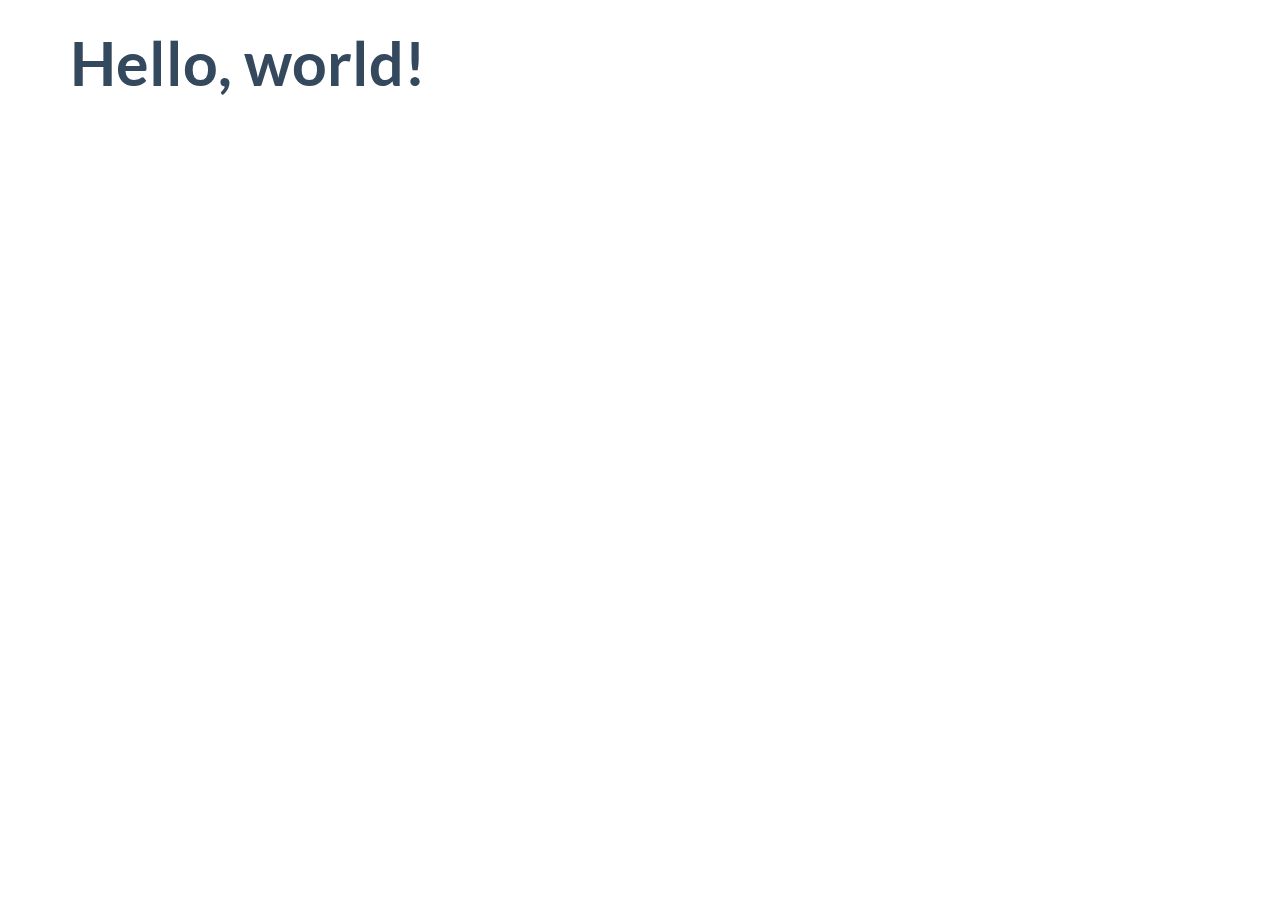
<file: dockerservice/static/dist/index.html>
<!DOCTYPE html>
<html lang="en">
  <head>
    <meta charset="utf-8">
    <title>Flat UI Free 101 Template</title>
    <meta name="viewport" content="width=device-width, initial-scale=1.0">

    <!-- Loading Bootstrap -->
    <link href="../dist/css/vendor/bootstrap.min.css" rel="stylesheet">

    <!-- Loading Flat UI -->
    <link href="../dist/css/flat-ui.min.css" rel="stylesheet">

    <link rel="shortcut icon" href="img/favicon.ico">

    <!-- HTML5 shim, for IE6-8 support of HTML5 elements. All other JS at the end of file. -->
    <!--[if lt IE 9]>
      <script src="js/vendor/html5shiv.js"></script>
      <script src="js/vendor/respond.min.js"></script>
    <![endif]-->
  </head>
  <body>
    <div class="container">
        <h1>Hello, world!</h1>
    </div>
    <!-- /.container -->


    <!-- jQuery (necessary for Flat UI's JavaScript plugins) -->
    <script src="../dist/js/vendor/jquery.min.js"></script>
    <!-- Include all compiled plugins (below), or include individual files as needed -->
    <script src="../dist/js/vendor/video.js"></script>
    <script src="../dist/js/flat-ui.min.js"></script>

  </body>
</html>
</file>
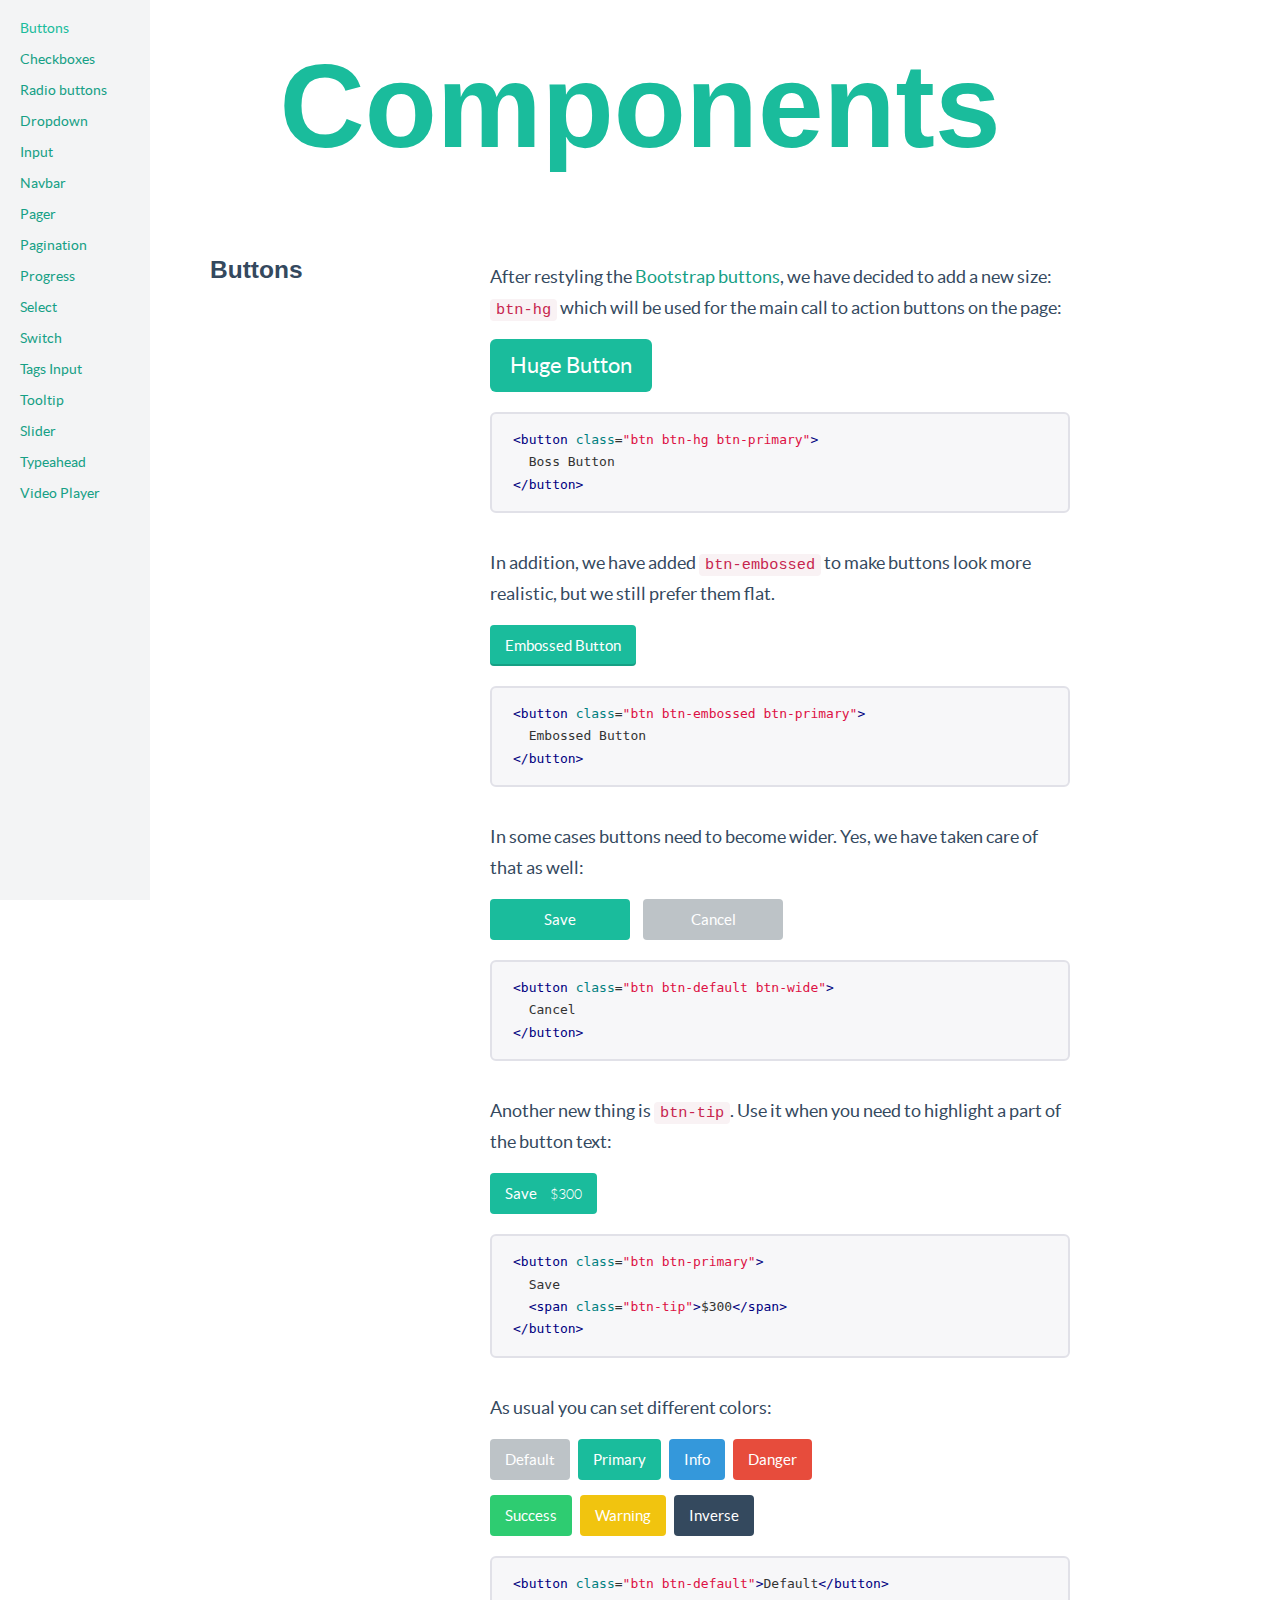
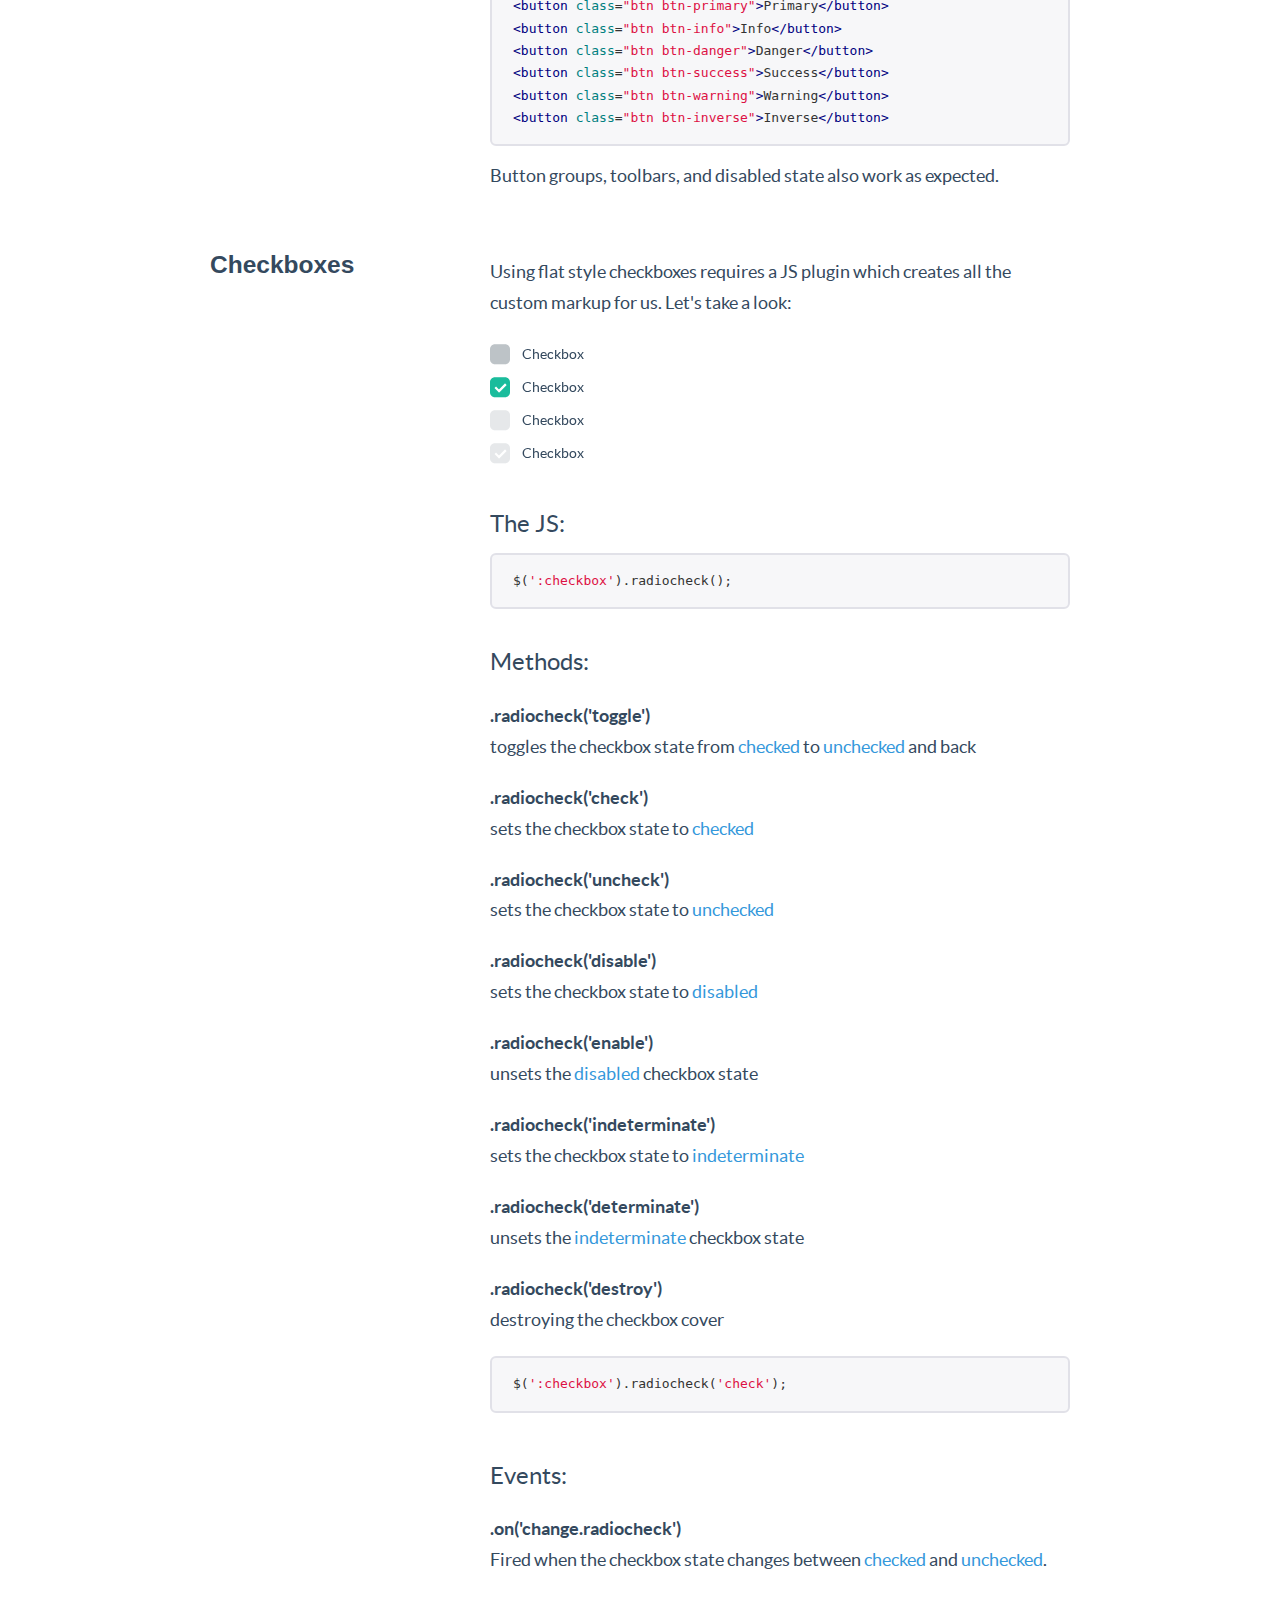
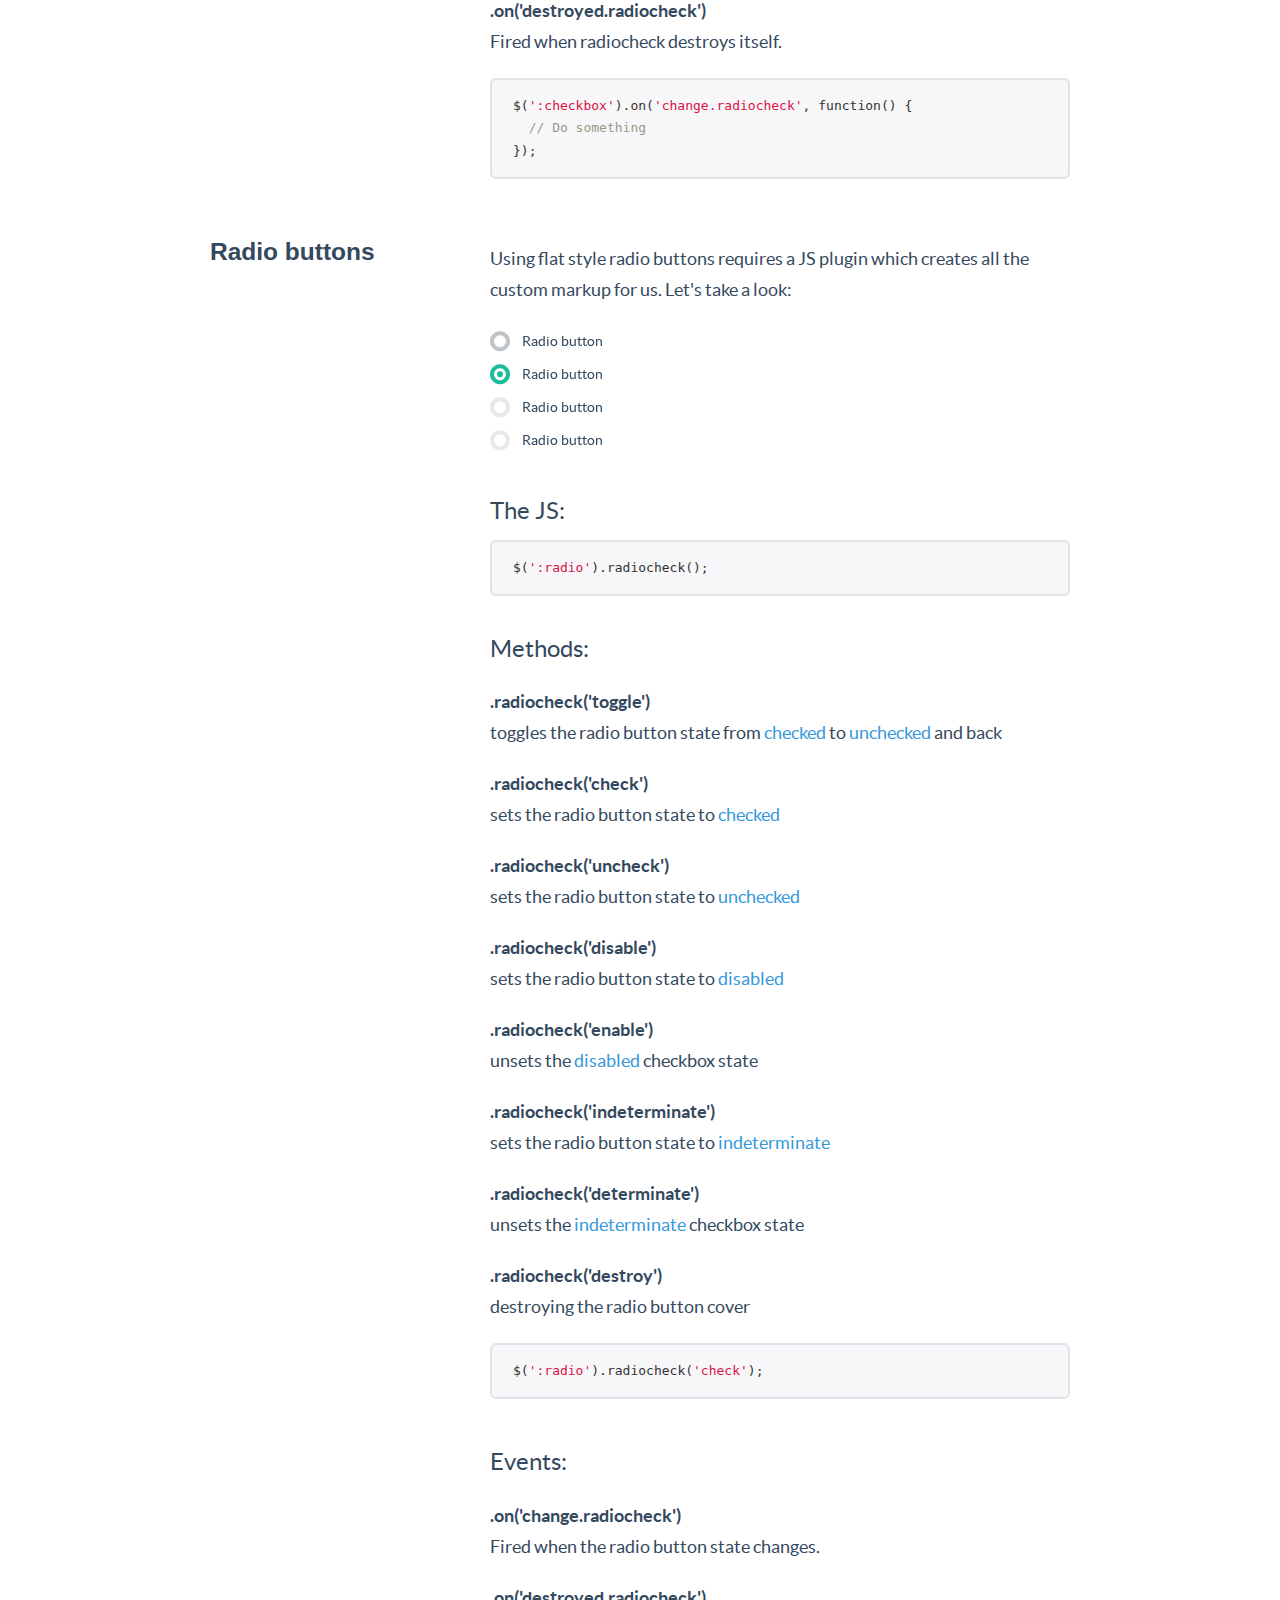
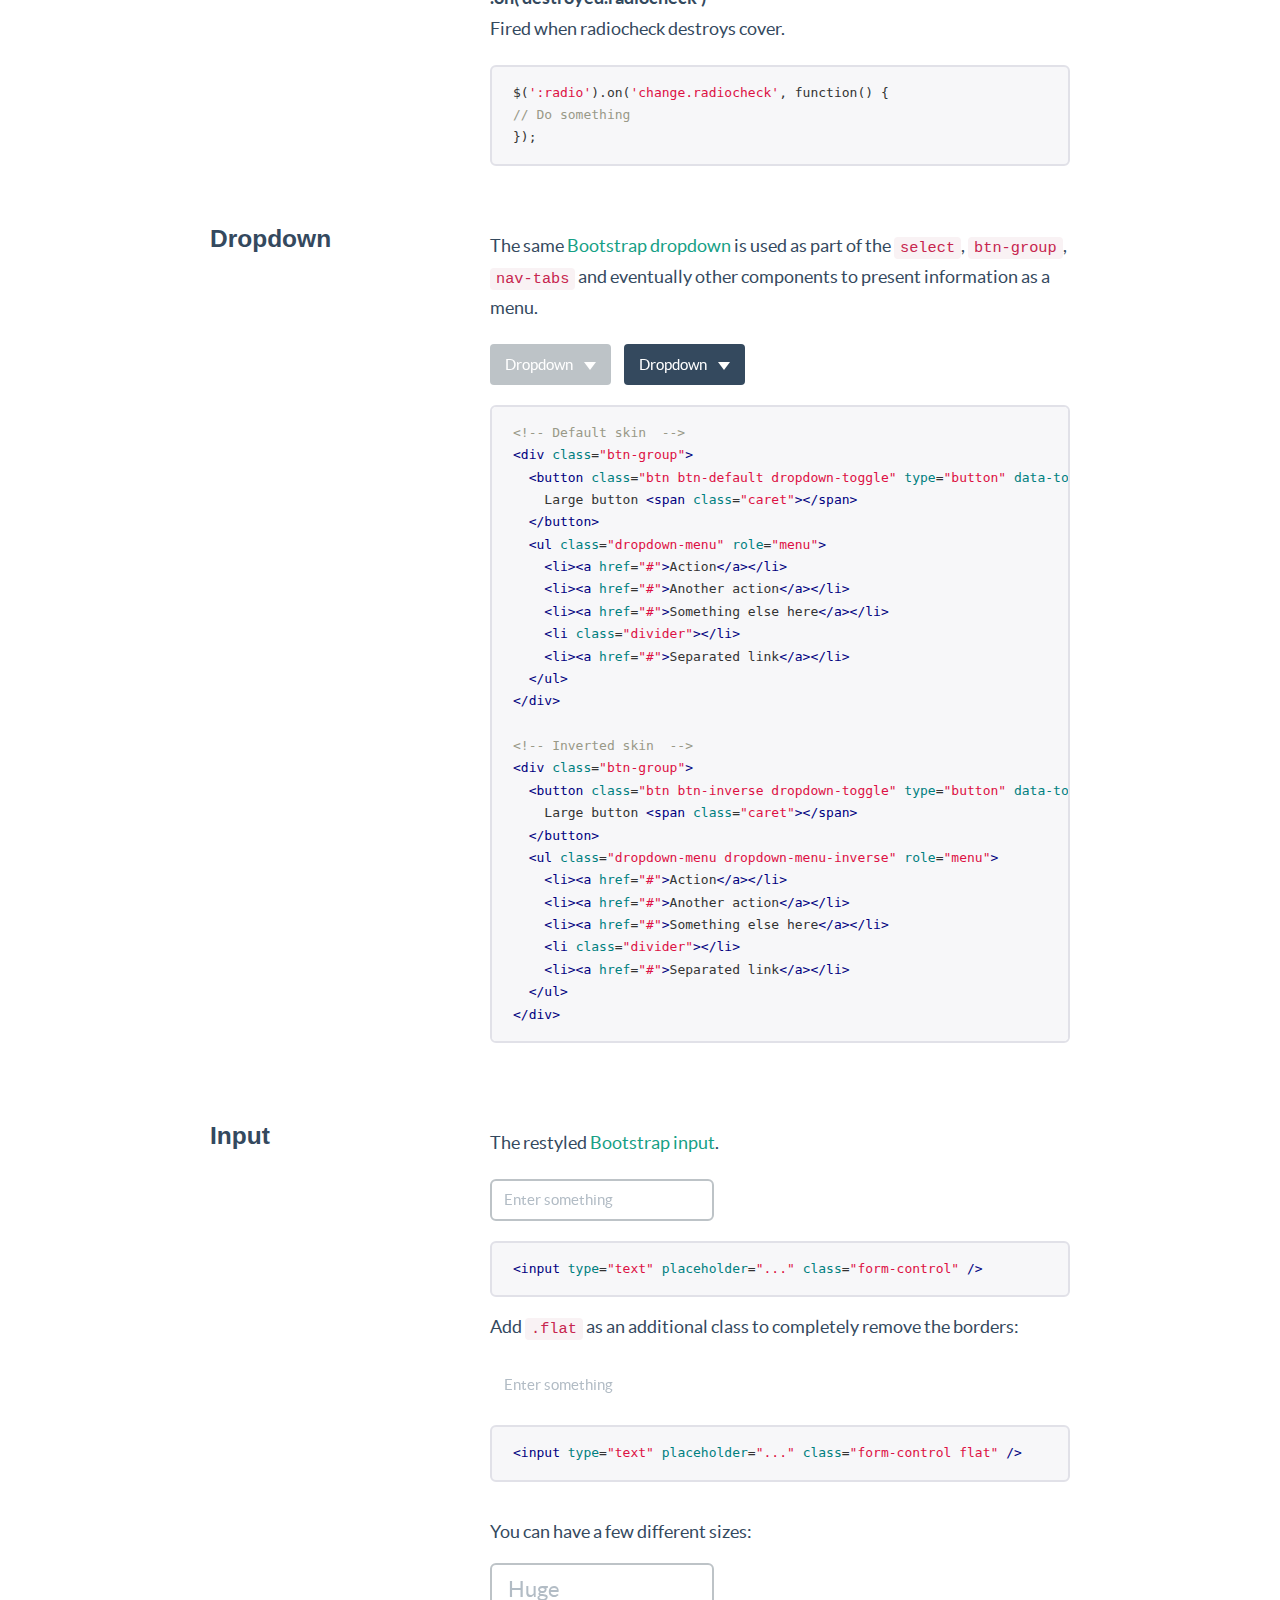
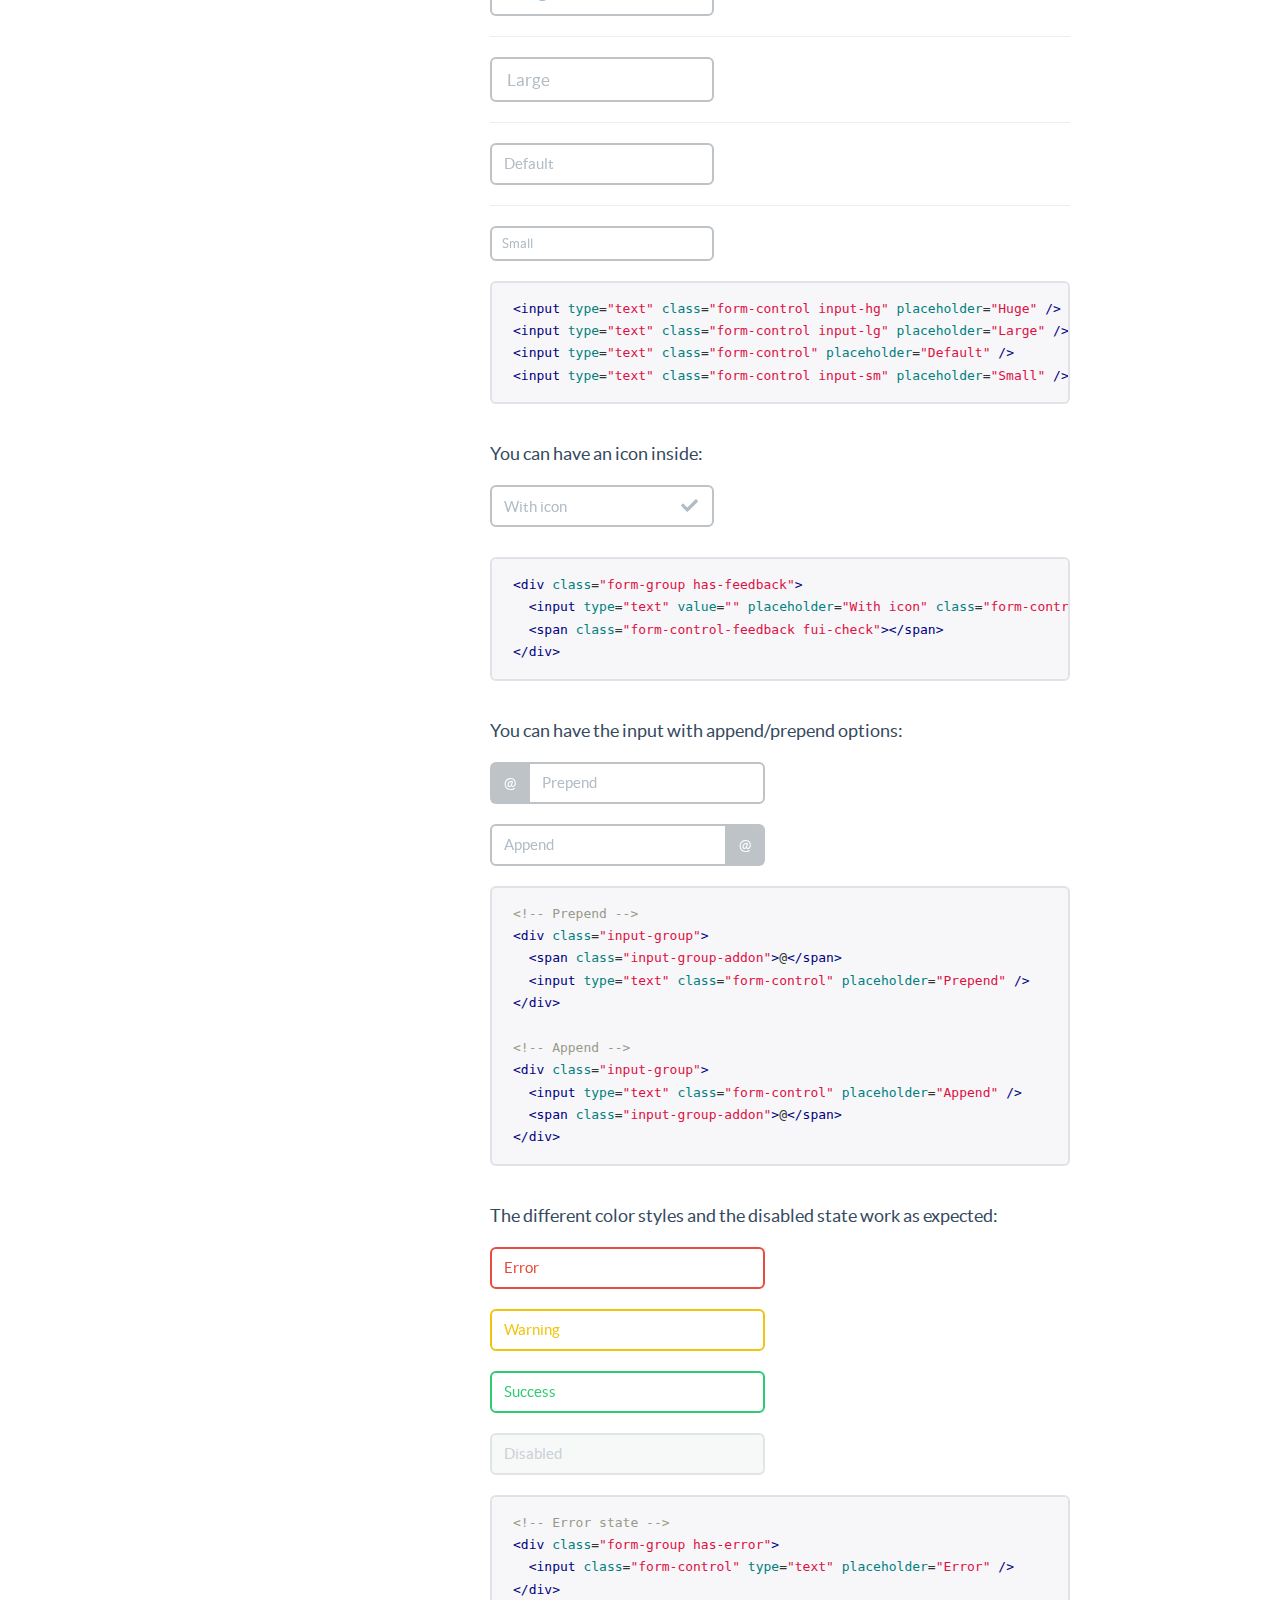
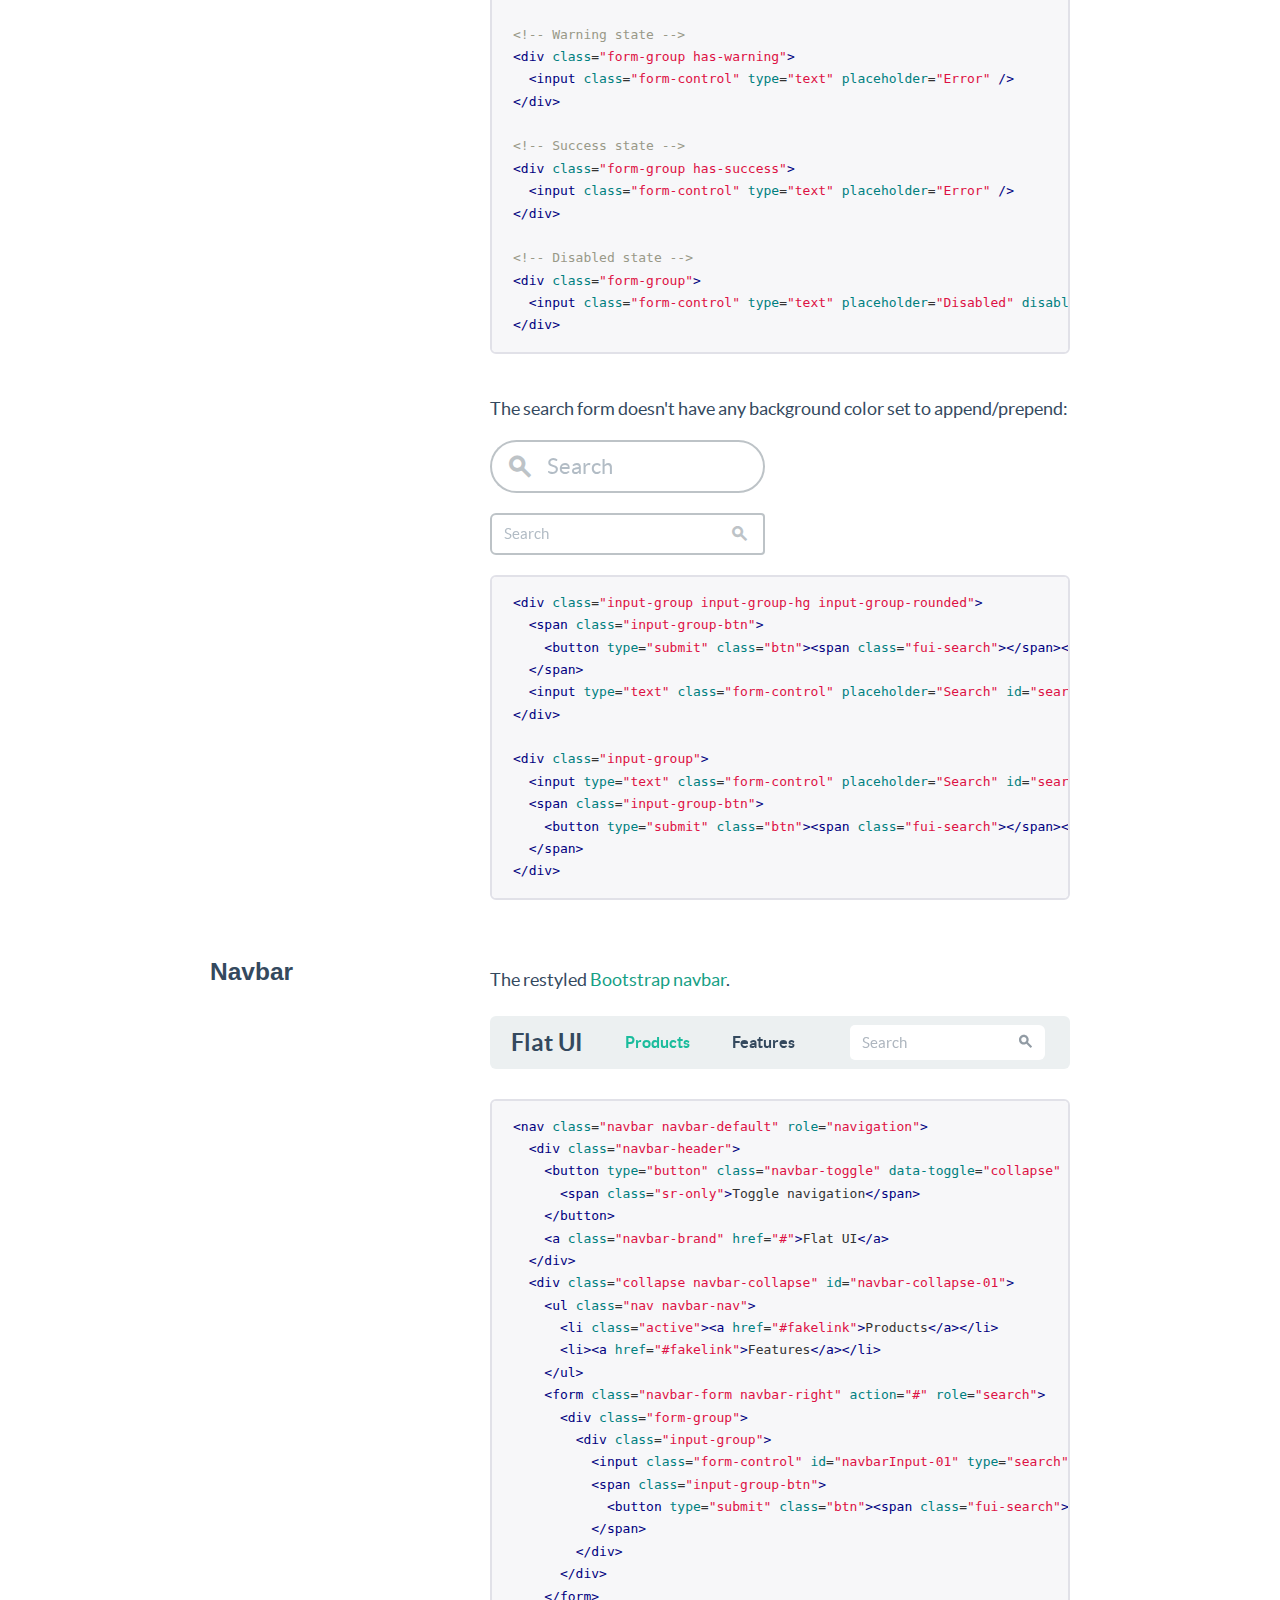
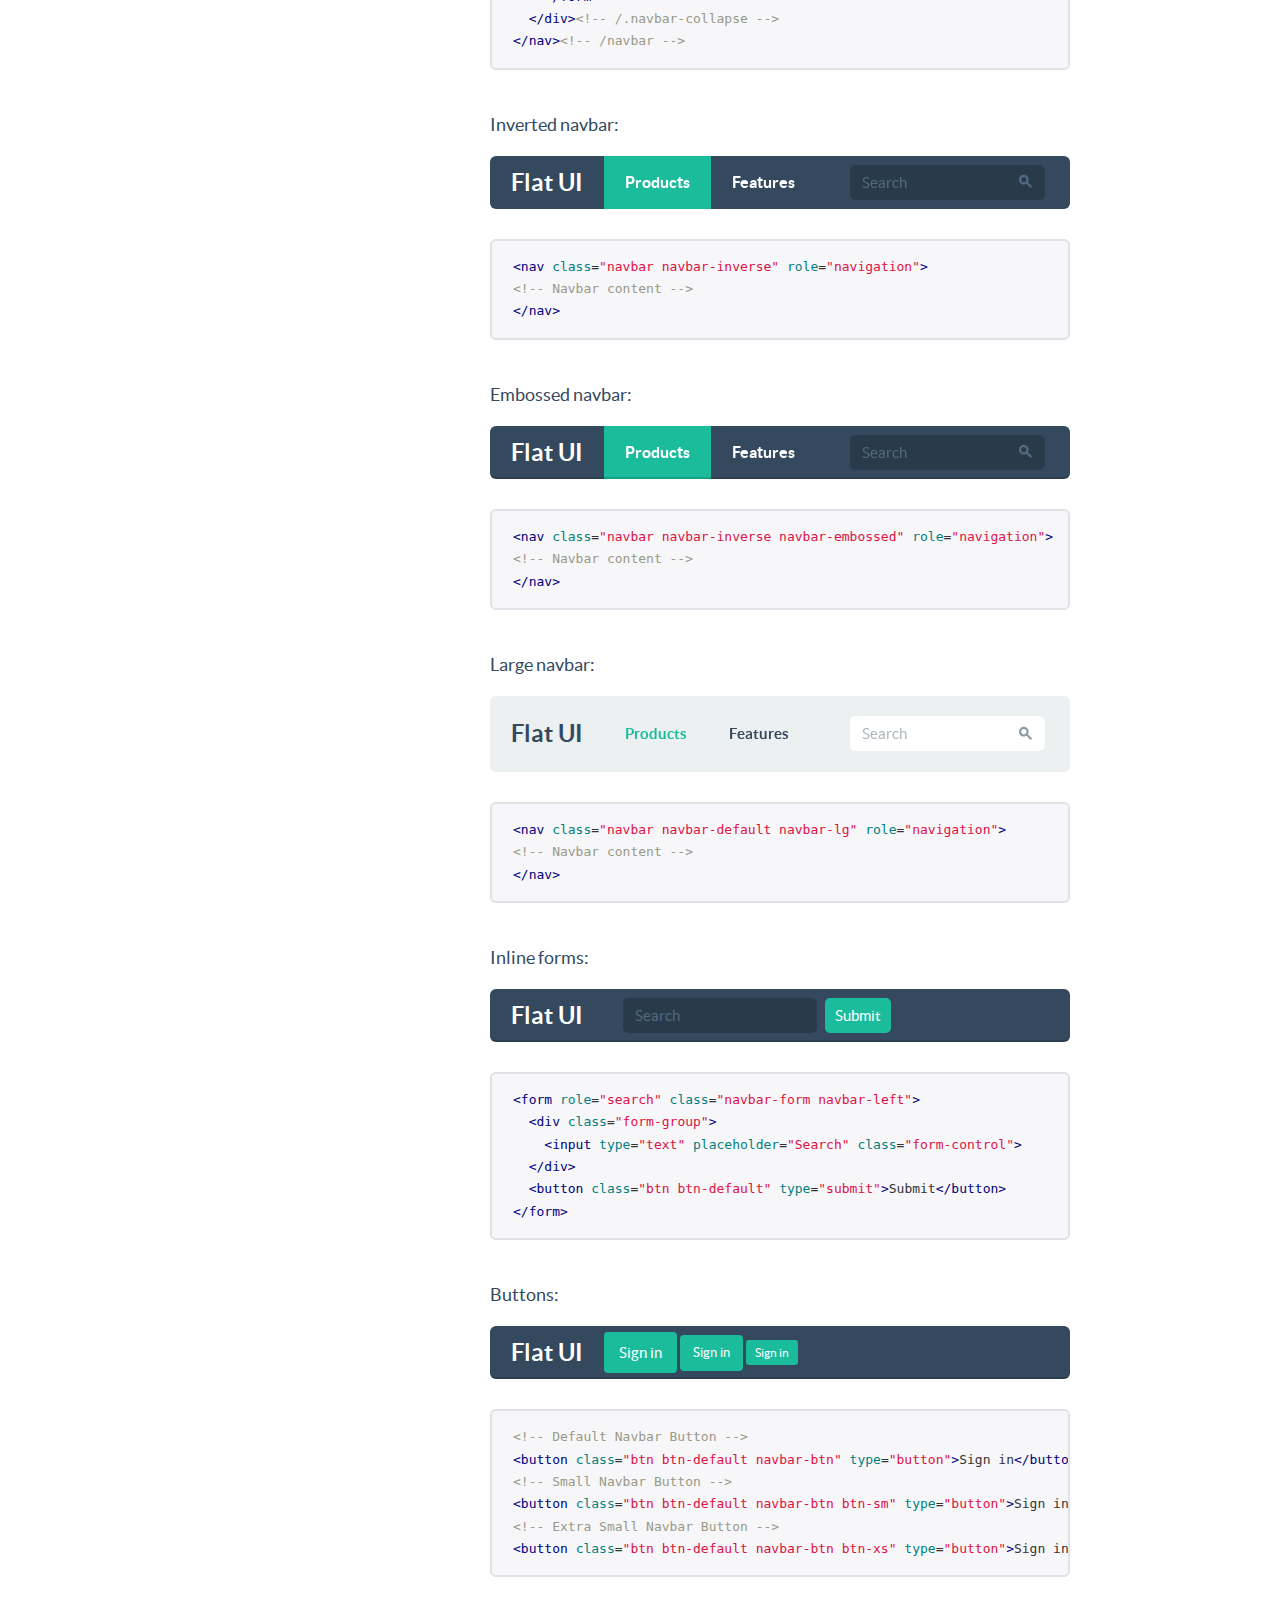
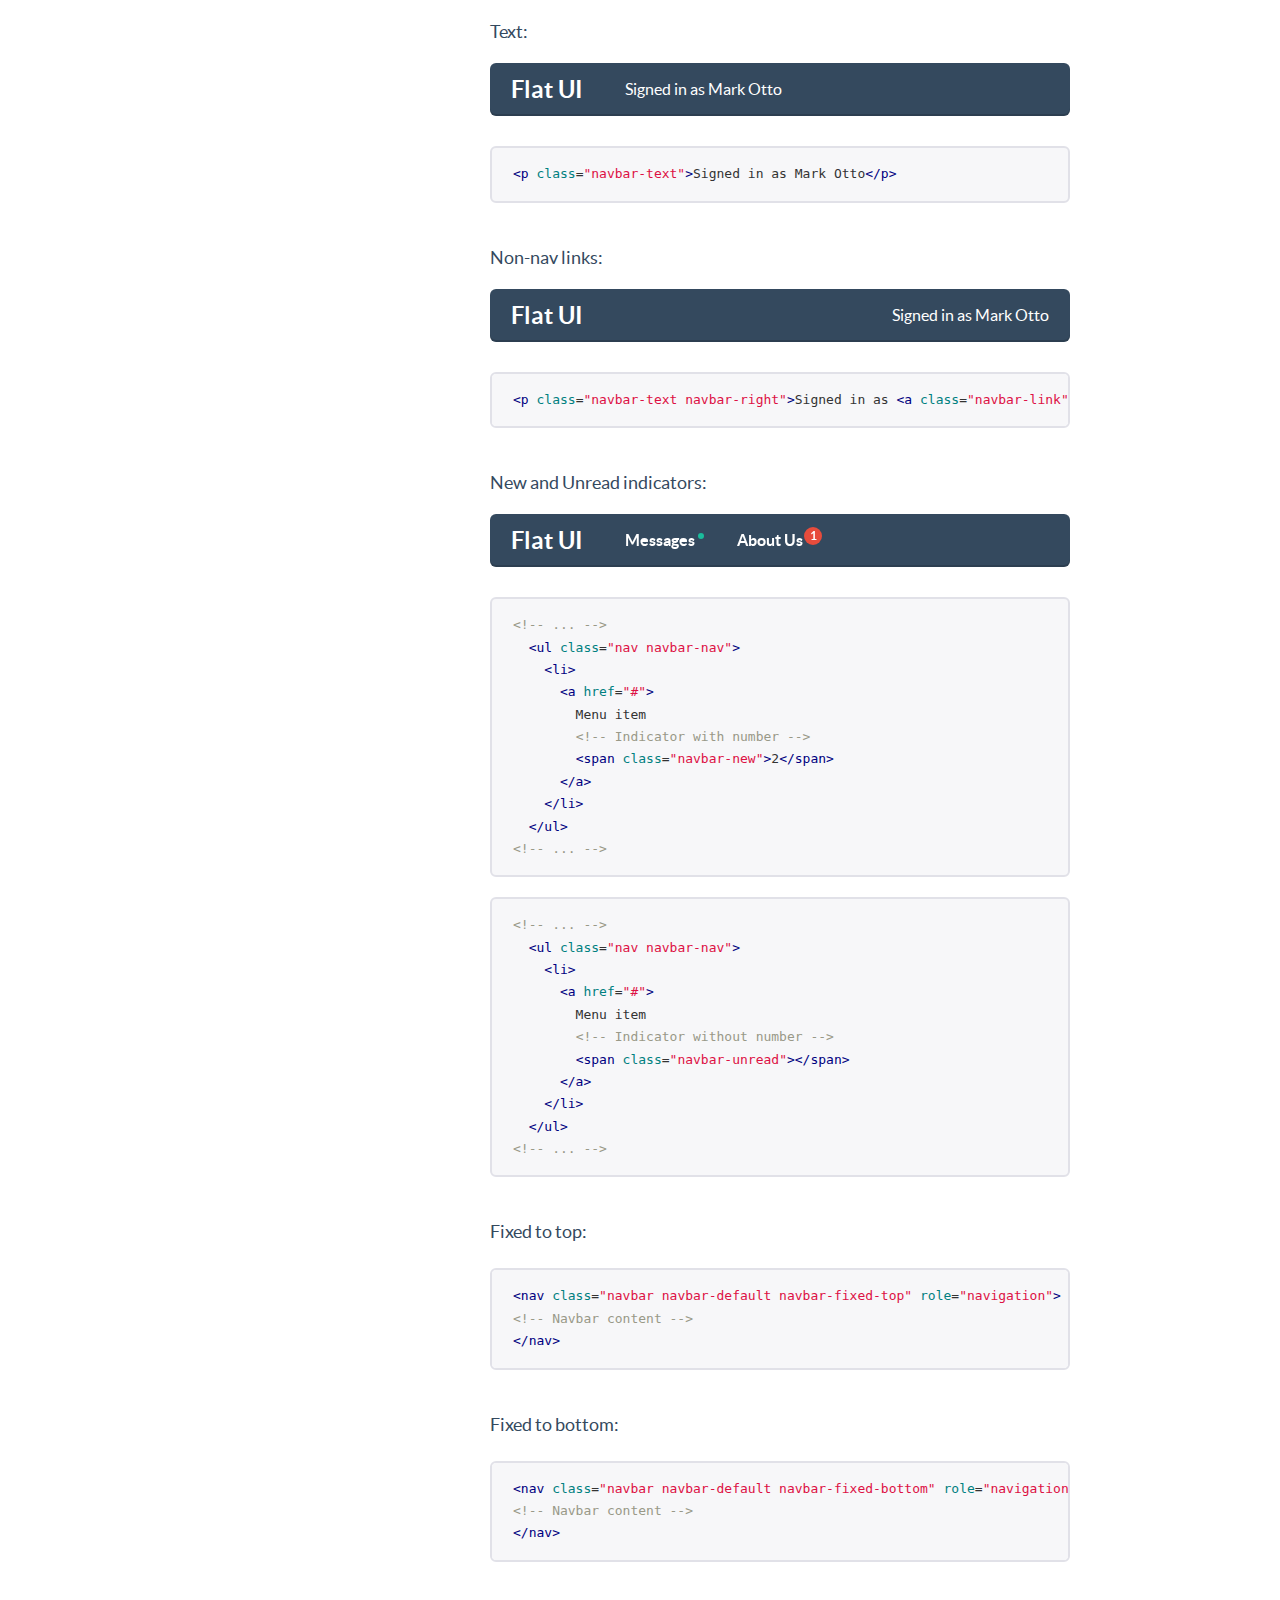
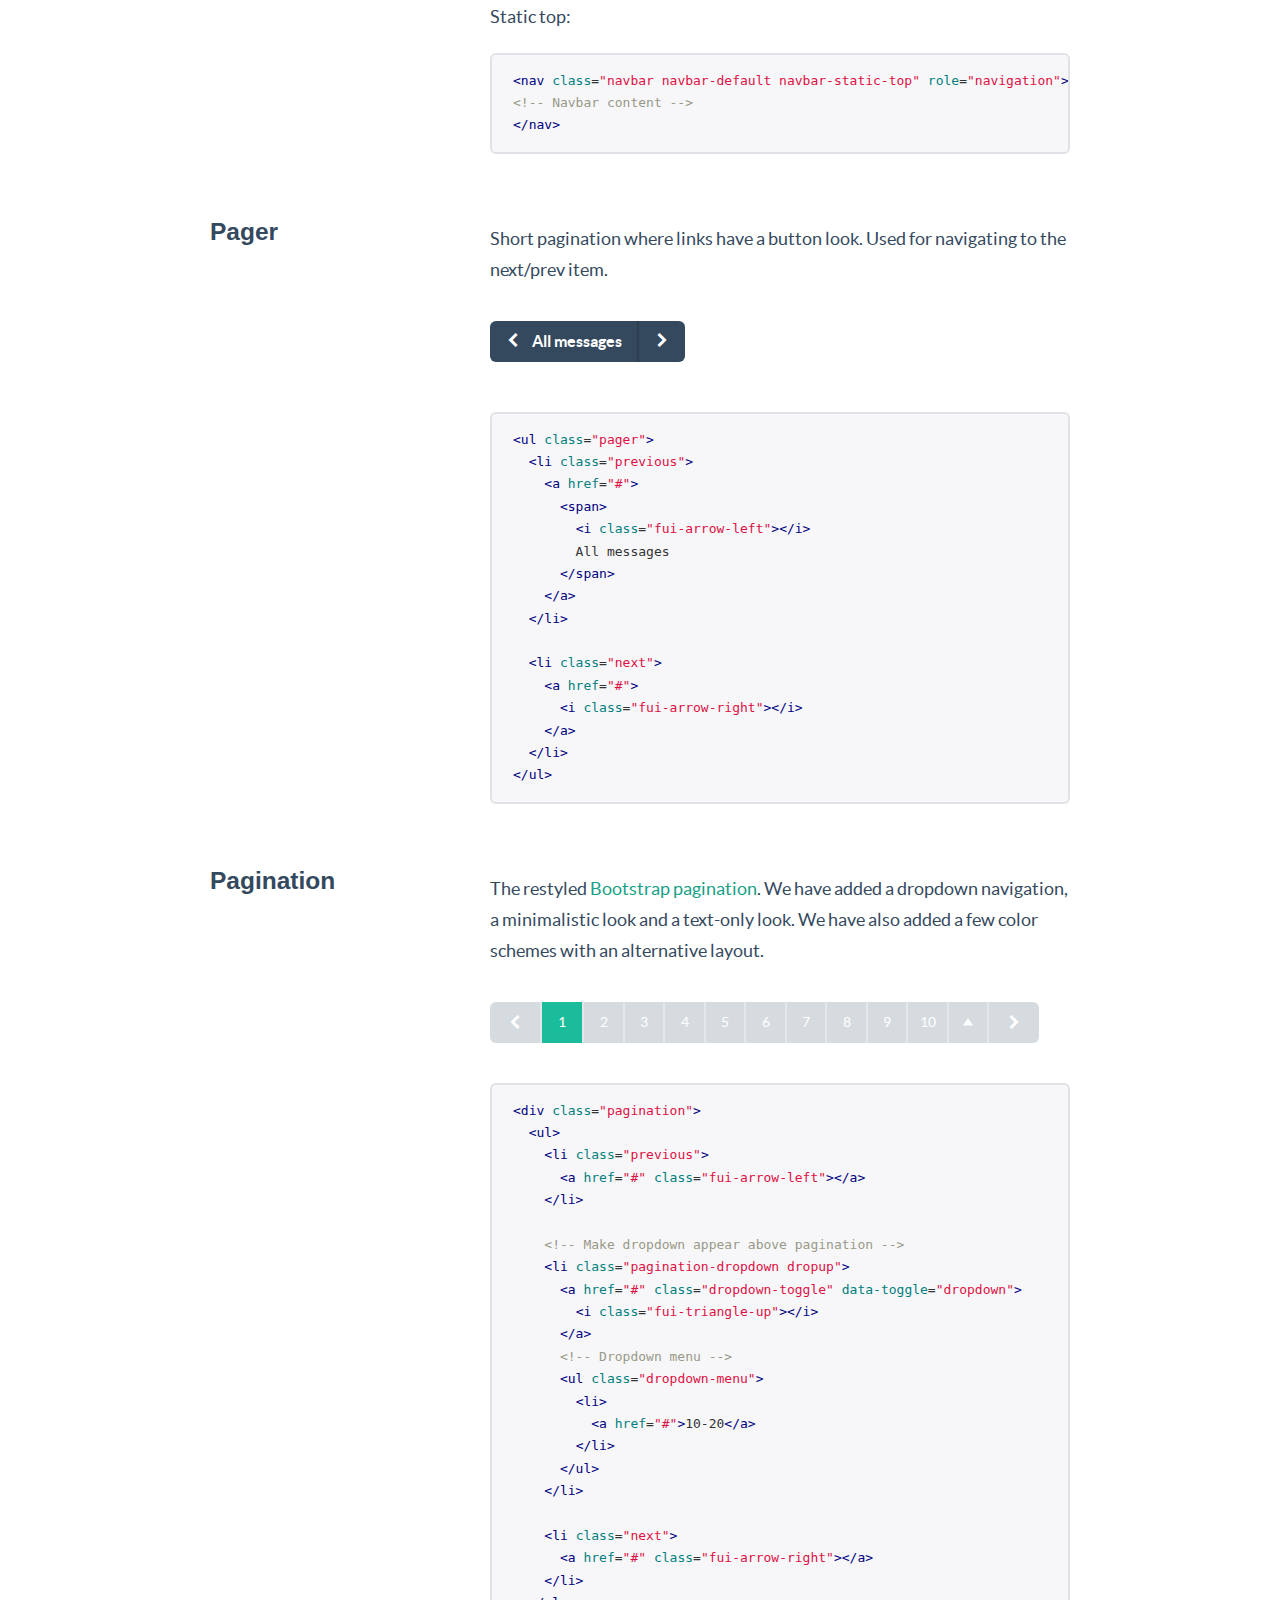
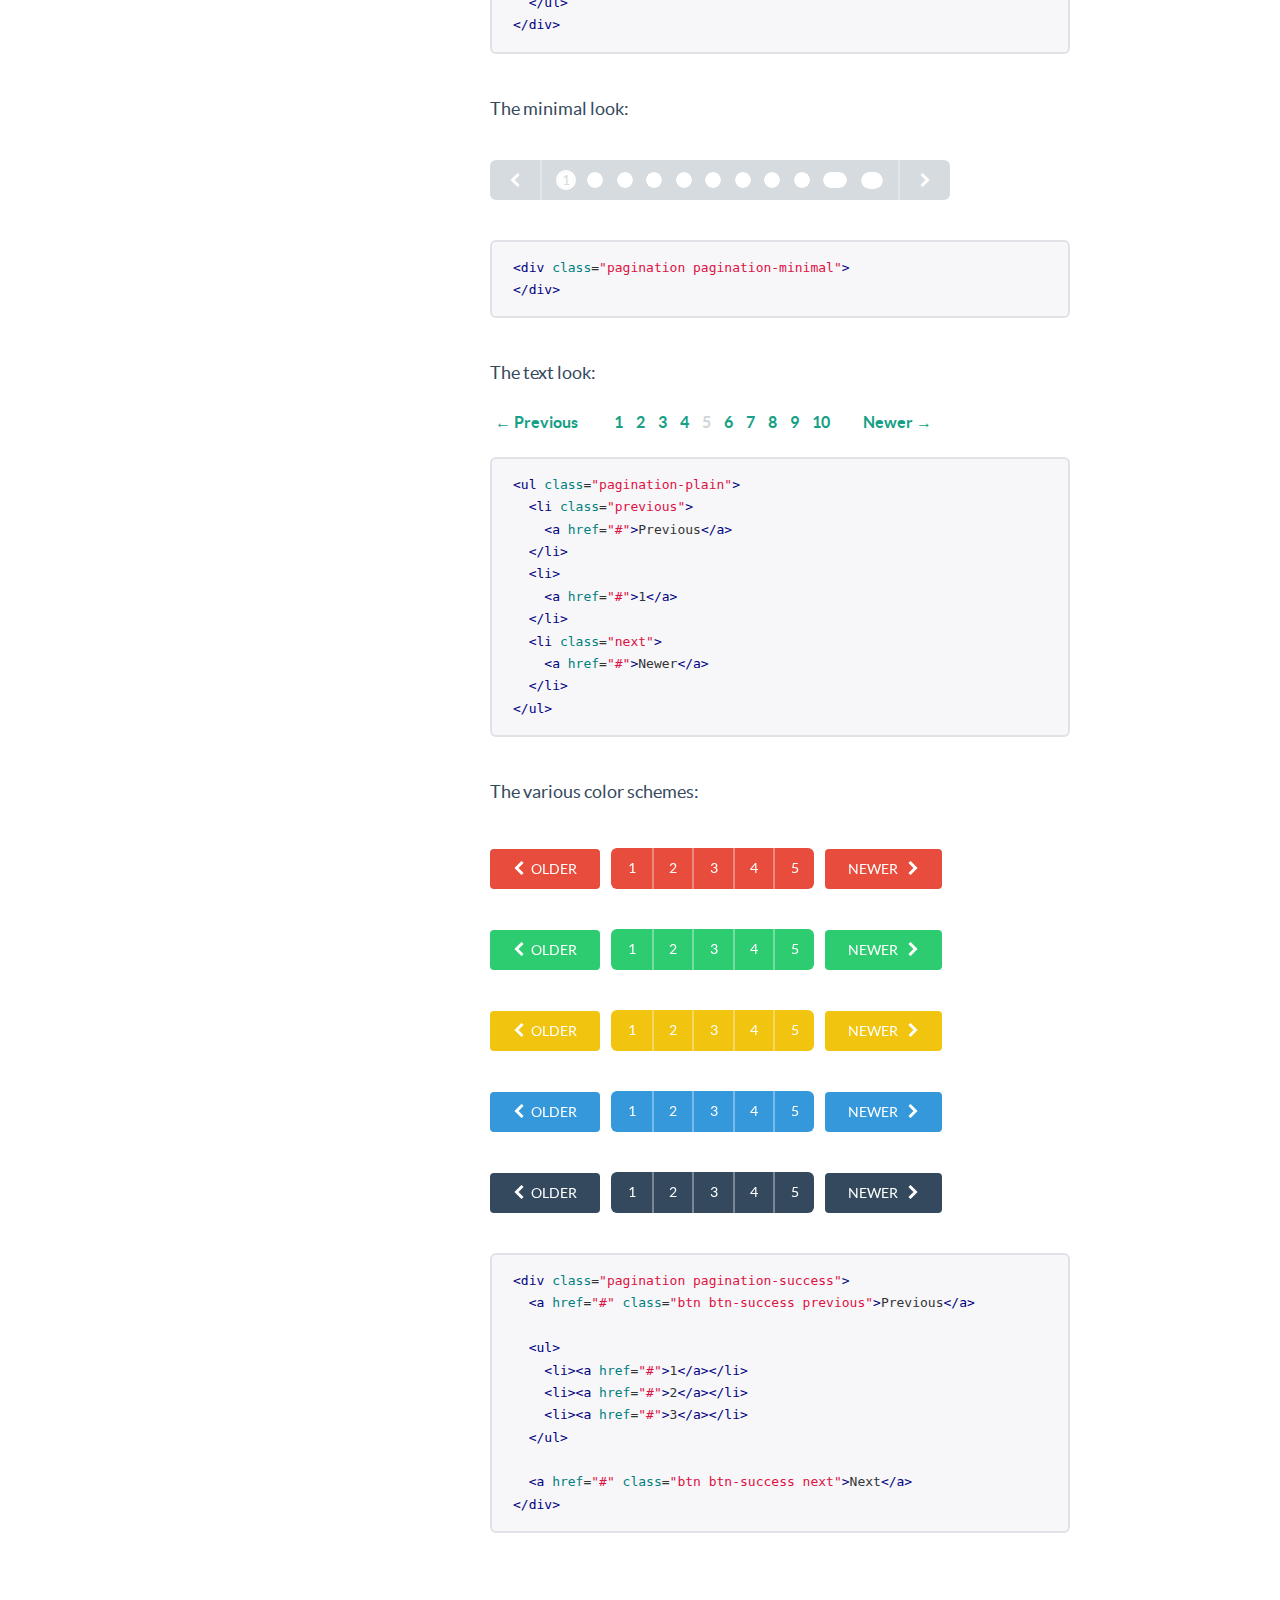
<file: dockerservice/static/docs/components.html>
<!DOCTYPE html>
<html lang="en">
  <head>
    <meta charset="utf-8">
    <title>Components &middot; Flat UI Free</title>
    <meta name="viewport" content="width=device-width, initial-scale=1.0">

    <!-- Loading Bootstrap -->
    <link href="../dist/css/vendor/bootstrap.min.css" rel="stylesheet">

    <!-- Loading Flat UI -->
    <link href="../dist/css/flat-ui.min.css" rel="stylesheet">
    <link href="assets/css/docs.css" rel="stylesheet">

    <link rel="shortcut icon" href="../img/favicon.ico">

    <!-- HTML5 shim, for IE6-8 support of HTML5 elements. All other JS at the end of file. -->
    <!--[if lt IE 9]>
      <script src="../dist/js/vendor/html5shiv.js"></script>
      <script src="../dist/js/vendor/respond.min.js"></script>
    <![endif]-->
  </head>
  <body>
    <ul class="demo-sidebar hide-on-tablets">
      <li><a href="#fui-button">Buttons</a></li>
      <li><a href="#fui-checkbox">Checkboxes</a></li>
      <li><a href="#fui-radio">Radio buttons</a></li>
      <li><a href="#fui-dropdown">Dropdown</a></li>
      <li><a href="#fui-input">Input</a></li>
      <li><a href="#fui-navbar">Navbar</a></li>
      <li><a href="#fui-pager">Pager</a></li>
      <li><a href="#fui-pagination">Pagination</a></li>
      <li><a href="#fui-progress">Progress</a></li>
      <li><a href="#fui-select">Select</a></li>
      <li><a href="#fui-switch">Switch</a></li>
      <li><a href="#fui-tagsinput">Tags Input</a></li>
      <li><a href="#fui-tooltip">Tooltip</a></li>
      <li><a href="#fui-slider">Slider</a></li>
      <li><a href="#fui-typeahead">Typeahead</a></li>
      <li><a href="#fui-videoplayer">Video Player</a></li>
    </ul> <!-- /nav -->

		<h1 class="demo-headline">Components</h1>
    <div class="container">
    	<div id="fui-button"></div>

      <div class="demo-row">
        <div class="demo-title">
          <h3>Buttons</h3>
        </div>

        <div class="demo-content">
          <p>
            After restyling the <a href="http://getbootstrap.com/css/#buttons">Bootstrap buttons</a>, we have decided to add a new size: <code>btn-hg</code> which will be used for the main call to action buttons on the page:
          </p>
          <p class="mbl">
            <button class="btn btn-hg btn-primary">Huge Button</button>
          </p>
<pre class="prettyprint">
&lt;button class="btn btn-hg btn-primary"&gt;
  Boss Button
&lt;/button&gt;
</pre>

          <p class="ptl">
            In addition, we have added <code>btn-embossed</code> to make buttons look more realistic, but we still prefer them flat.
          </p>
          <p class="mbl">
            <button class="btn btn-embossed btn-primary">Embossed Button</button>
          </p>
<pre class="prettyprint">
&lt;button class="btn btn-embossed btn-primary"&gt;
  Embossed Button
&lt;/button&gt;
</pre>

          <p class="ptl">
            In some cases buttons need to become wider. Yes, we have taken care of that as well:
          </p>
          <p class="mbl">
            <button class="btn btn-wide btn-primary mrm">Save</button>
            <button class="btn btn-wide btn-default">Cancel</button>
          </p>
<pre class="prettyprint">
&lt;button class="btn btn-default btn-wide"&gt;
  Cancel
&lt;/button&gt;
</pre>

          <p class="ptl">
            Another new thing is <code>btn-tip</code>. Use it when you need to highlight a part of the button text:
          </p>
          <p class="mbl">
            <button class="btn btn-primary">
              Save
              <span class="btn-tip">$300</span>
            </button>
          </p>
<pre class="prettyprint">
&lt;button class="btn btn-primary"&gt;
  Save
  &lt;span class="btn-tip"&gt;$300&lt;/span&gt;
&lt;/button&gt;
</pre>

          <p class="ptl">
            As usual you can set different colors:
          </p>
          <p>
	          <button class="btn btn-default mrs">Default</button>
            <button class="btn btn-primary mrs">Primary</button>
            <button class="btn btn-info mrs">Info</button>
            <button class="btn btn-danger mrs">Danger</button>
          </p>
          <p class="mbl">
            <button class="btn btn-success mrs">Success</button>
            <button class="btn btn-warning mrs">Warning</button>
            <button class="btn btn-inverse mrs">Inverse</button>
          </p>
<pre class="prettyprint">
&lt;button class="btn btn-default"&gt;Default&lt;/button&gt;
&lt;button class="btn btn-primary"&gt;Primary&lt;/button&gt;
&lt;button class="btn btn-info"&gt;Info&lt;/button&gt;
&lt;button class="btn btn-danger"&gt;Danger&lt;/button&gt;
&lt;button class="btn btn-success"&gt;Success&lt;/button&gt;
&lt;button class="btn btn-warning"&gt;Warning&lt;/button&gt;
&lt;button class="btn btn-inverse"&gt;Inverse&lt;/button&gt;
</pre>

          <p>
            Button groups, toolbars, and disabled state also work as expected.
          </p>

          <div id="fui-checkbox"></div>
        </div>
      </div><!-- /.demo-row -->


      <div class="demo-row">
        <div class="demo-title">
          <h3>Checkboxes</h3>
        </div>

        <div class="demo-content">
          <p>
            Using flat style checkboxes requires a JS plugin which creates all the custom markup for us. Let's take a look:
          </p>
          <form action="#">
            <div class="row">
              <div class="col-md-6">
                <label class="checkbox" for="checkbox1">
                  <input type="checkbox" value="" id="checkbox1" data-toggle="checkbox">
                  Checkbox
                </label>
                <label class="checkbox" for="checkbox2">
                  <input type="checkbox" value="" id="checkbox2" checked="checked" data-toggle="checkbox">
                  Checkbox
                </label>
                <label class="checkbox" for="checkbox3">
                  <input type="checkbox" value="" id="checkbox3" data-toggle="checkbox" disabled="">
                  Checkbox
                </label>
                <label class="checkbox" for="checkbox4">
                  <input type="checkbox" value="" id="checkbox4" checked="checked" data-toggle="checkbox" disabled="">
                  Checkbox
                </label>
              </div>
            </div>
          </form>

          <h6 class="ptl">The JS:</h6>
<pre class="prettyprint">
$(':checkbox').radiocheck();
</pre>

          <div class="pvm">
            <h6>Methods:</h6>
          </div>
          <p class="mbl">
            <strong>.radiocheck('toggle')</strong>
            <br/>
            toggles the checkbox state from <span class="text-info">checked</span>
            to <span class="text-info">unchecked</span> and back
          </p>
          <p class="mbl">
            <strong>.radiocheck('check')</strong>
            <br/>
            sets the checkbox state to <span class="text-info">checked</span>
          </p>
          <p class="mbl">
            <strong>.radiocheck('uncheck')</strong>
            <br/>
            sets the checkbox state to <span class="text-info">unchecked</span>
          </p>
          <p class="mbl">
            <strong>.radiocheck('disable')</strong>
            <br/>
            sets the checkbox state to <span class="text-info">disabled</span>
          </p>
          <p class="mbl">
            <strong>.radiocheck('enable')</strong>
            <br/>
            unsets the <span class="text-info">disabled</span> checkbox state
          </p>
          <p class="mbl">
            <strong>.radiocheck('indeterminate')</strong>
            <br/>
            sets the checkbox state to <span class="text-info">indeterminate</span>
          </p>
          <p class="mbl">
            <strong>.radiocheck('determinate')</strong>
            <br/>
            unsets the <span class="text-info">indeterminate</span> checkbox state
          </p>
          <p class="mbl">
            <strong>.radiocheck('destroy')</strong>
            <br/>
            destroying the checkbox cover
          </p>
<pre class="prettyprint">
$(':checkbox').radiocheck('check');
</pre>

          <div class="pbm ptl">
            <h6>Events:</h6>
          </div>
          <p class="mbl">
            <strong>.on('change.radiocheck')</strong>
            <br/>
            Fired when the checkbox state changes between
            <span class="text-info">checked</span> and
            <span class="text-info">unchecked</span>.
          </p>
          <p class="mbl">
            <strong>.on('destroyed.radiocheck')</strong>
            <br/>
            Fired when radiocheck destroys itself.
          </p>
<pre class="prettyprint">
$(':checkbox').on('change.radiocheck', function() {
  // Do something
});
</pre>
          <div id="fui-radio"></div>
        </div> <!-- /.demo-content -->
      </div> <!-- /.demo-row -->


      <div class="demo-row">
        <div class="demo-title">
          <h3>Radio buttons</h3>
        </div>

        <div class="demo-content">
          <p>
            Using flat style radio buttons requires a JS plugin which creates all the custom markup for us. Let's take a look:
          </p>
          <form action="#">
            <div class="row">
              <div class="col-md-6">
                <label class="radio" for="radio1">
                  <input type="radio" name="optionsRadios1" value="" id="radio1" data-toggle="radio">
                  Radio button
                </label>
                <label class="radio" for="radio2">
                  <input type="radio" name="optionsRadios1" value="" id="radio2" data-toggle="radio" checked="checked" >
                  Radio button
                </label>
                <label class="radio" for="radio3">
                  <input type="radio" name="optionsRadios1" value="" id="radio3" data-toggle="radio" disabled="">
                  Radio button
                </label>
                <label class="radio" for="radio4">
                  <input type="radio" name="optionsRadios1" value="" id="radio4" data-toggle="radio" disabled="">
                  Radio button
                </label>
              </div>
            </div>
          </form>

          <h6 class="ptl">The JS:</h6>
<pre class="prettyprint">
$(':radio').radiocheck();
</pre>

          <div class="pvm">
            <h6>Methods:</h6>
          </div>
          <p class="mbl">
            <strong>.radiocheck('toggle')</strong>
            <br/>
            toggles the radio button state from <span class="text-info">checked</span>
            to <span class="text-info">unchecked</span> and back
          </p>
          <p class="mbl">
            <strong>.radiocheck('check')</strong>
            <br/>
            sets the radio button state to <span class="text-info">checked</span>
          </p>
          <p class="mbl">
            <strong>.radiocheck('uncheck')</strong>
            <br/>
            sets the radio button state to <span class="text-info">unchecked</span>
          </p>
          <p class="mbl">
            <strong>.radiocheck('disable')</strong>
            <br/>
            sets the radio button state to <span class="text-info">disabled</span>
          </p>
          <p class="mbl">
            <strong>.radiocheck('enable')</strong>
            <br/>
            unsets the <span class="text-info">disabled</span> checkbox state
          </p>
          <p class="mbl">
            <strong>.radiocheck('indeterminate')</strong>
            <br/>
            sets the radio button state to <span class="text-info">indeterminate</span>
          </p>
          <p class="mbl">
            <strong>.radiocheck('determinate')</strong>
            <br/>
            unsets the <span class="text-info">indeterminate</span> checkbox state
          </p>
          <p class="mbl">
            <strong>.radiocheck('destroy')</strong>
            <br/>
            destroying the radio button cover
          </p>
<pre class="prettyprint">
$(':radio').radiocheck('check');
</pre>

          <div class="pbm ptl">
            <h6>Events:</h6>
          </div>
          <p class="mbl">
            <strong>.on('change.radiocheck')</strong>
            <br/>
            Fired when the radio button state changes.
          </p>
          <p class="mbl">
            <strong>.on('destroyed.radiocheck')</strong>
            <br/>
            Fired when radiocheck destroys cover.
          </p>
<pre class="prettyprint">
$(':radio').on('change.radiocheck', function() {
// Do something
});
</pre>

          <div id="fui-dropdown"></div>
        </div> <!-- /.demo-content -->
      </div> <!-- /.demo-row -->
    </div><!-- /.container -->



    <div class="container">
      <div class="demo-row">
        <div class="demo-title">
          <h3>Dropdown</h3>
        </div>

        <div class="demo-content">
          <p class="mbl">
            The same <a href="http://getbootstrap.com/components/#dropdowns">Bootstrap dropdown</a> is used as part of the <code>select</code>, <code>btn-group</code>, <code>nav-tabs</code> and eventually other components to present information as a menu.
          </p>

          <div class="btn-group mrm">
            <button class="btn btn-default dropdown-toggle" type="button" data-toggle="dropdown">
              Dropdown <span class="caret"></span>
            </button>
            <ul class="dropdown-menu" role="menu">
              <li><a href="#">Action</a></li>
              <li><a href="#">Another action</a></li>
              <li><a href="#">Something else here</a></li>
              <li class="divider"></li>
              <li><a href="#">Separated link</a></li>
            </ul>
          </div>

          <div class="btn-group">
            <button class="btn btn-inverse dropdown-toggle" type="button" data-toggle="dropdown">
              Dropdown <span class="caret"></span>
            </button>
            <ul class="dropdown-menu dropdown-menu-inverse" role="menu">
              <li><a href="#">Action</a></li>
              <li><a href="#">Another action</a></li>
              <li><a href="#">Something else here</a></li>
              <li class="divider"></li>
              <li><a href="#">Separated link</a></li>
            </ul>
          </div>

          <div class="pvl">
<pre class="prettyprint">
&lt;!-- Default skin  --&gt;
&lt;div class="btn-group"&gt;
  &lt;button class="btn btn-default dropdown-toggle" type="button" data-toggle="dropdown"&gt;
    Large button &lt;span class="caret"&gt;&lt;/span&gt;
  &lt;/button&gt;
  &lt;ul class="dropdown-menu" role="menu"&gt;
    &lt;li&gt;&lt;a href="#"&gt;Action&lt;/a&gt;&lt;/li&gt;
    &lt;li&gt;&lt;a href="#"&gt;Another action&lt;/a&gt;&lt;/li&gt;
    &lt;li&gt;&lt;a href="#"&gt;Something else here&lt;/a&gt;&lt;/li&gt;
    &lt;li class="divider"&gt;&lt;/li&gt;
    &lt;li&gt;&lt;a href="#"&gt;Separated link&lt;/a&gt;&lt;/li&gt;
  &lt;/ul&gt;
&lt;/div&gt;

&lt;!-- Inverted skin  --&gt;
&lt;div class="btn-group"&gt;
  &lt;button class="btn btn-inverse dropdown-toggle" type="button" data-toggle="dropdown"&gt;
    Large button &lt;span class="caret"&gt;&lt;/span&gt;
  &lt;/button&gt;
  &lt;ul class="dropdown-menu dropdown-menu-inverse" role="menu"&gt;
    &lt;li&gt;&lt;a href="#"&gt;Action&lt;/a&gt;&lt;/li&gt;
    &lt;li&gt;&lt;a href="#"&gt;Another action&lt;/a&gt;&lt;/li&gt;
    &lt;li&gt;&lt;a href="#"&gt;Something else here&lt;/a&gt;&lt;/li&gt;
    &lt;li class="divider"&gt;&lt;/li&gt;
    &lt;li&gt;&lt;a href="#"&gt;Separated link&lt;/a&gt;&lt;/li&gt;
  &lt;/ul&gt;
&lt;/div&gt;
</pre>
          </div>

          <div id="fui-input"></div>
        </div> <!-- /.demo-content -->
      </div> <!-- /.demo-row -->

      <div class="demo-row">
        <div class="demo-title">
          <h3>Input</h3>
        </div>

        <div class="demo-content">
          <p class="mbl">
            The restyled <a href="http://getbootstrap.com/css/#forms">Bootstrap input</a>.
          </p>

          <div class="row">
            <div class="col-lg-5">
              <input type="text" value="" placeholder="Enter something" class="form-control" />
            </div>
          </div>

<pre class="prettyprint mtl">
&lt;input type="text" placeholder="..." class="form-control" /&gt;
</pre>

          <p class="mbl">Add <code>.flat</code> as an additional class to completely remove the borders:</p>

          <div class="row">
            <div class="col-lg-5">
              <input type="text" value="" placeholder="Enter something" class="form-control flat" />
            </div>
          </div>

<pre class="prettyprint mtl">
&lt;input type="text" placeholder="..." class="form-control flat" /&gt;
</pre>

          <p class="ptl">You can have a few different sizes:</p>
          <div class="row">
            <div class="col-lg-5">
              <input type="text" value="" placeholder="Huge" class="form-control input-hg" />
            </div>
          </div>
          <hr />
          <div class="row">
            <div class="col-lg-5">
              <input type="text" value="" placeholder="Large" class="form-control input-lg" />
            </div>
          </div>
          <hr />
          <div class="row">
            <div class="col-lg-5">
              <input type="text" value="" placeholder="Default" class="form-control" />
            </div>
          </div>
          <hr />
          <div class="row">
            <div class="col-lg-5">
              <input type="text" value="" placeholder="Small" class="form-control input-sm" />
            </div>
          </div>
<pre class="prettyprint mtl">
&lt;input type="text" class="form-control input-hg" placeholder="Huge" /&gt;
&lt;input type="text" class="form-control input-lg" placeholder="Large" /&gt;
&lt;input type="text" class="form-control" placeholder="Default" /&gt;
&lt;input type="text" class="form-control input-sm" placeholder="Small" /&gt;
</pre>

          <p class="ptl">You can have an icon inside:</p>
          <div class="row">
            <div class="col-lg-5">
              <div class="form-group has-feedback">
                <input type="text" value="" placeholder="With icon" class="form-control" />
                <span class="form-control-feedback fui-check"></span>
              </div>
            </div>
          </div>
<pre class="prettyprint mtm">
&lt;div class="form-group has-feedback"&gt;
  &lt;input type="text" value="" placeholder="With icon" class="form-control" /&gt;
  &lt;span class="form-control-feedback fui-check"&gt;&lt;/span&gt;
&lt;/div&gt;
</pre>

          <p class="ptl">You can have the input with append/prepend options:</p>
          <div class="row mbl">
            <div class="col-lg-6">
              <div class="input-group">
                <span class="input-group-addon">@</span>
                <input class="form-control" type="text" placeholder="Prepend" />
              </div>
            </div>
          </div>

          <div class="row mbl">
            <div class="col-lg-6">
              <div class="input-group">
                <input class="form-control" type="text" placeholder="Append" />
                <span class="input-group-addon">@</span>
              </div>
            </div>
          </div>
<pre class="prettyprint mtm">
&lt;!-- Prepend --&gt;
&lt;div class="input-group"&gt;
  &lt;span class="input-group-addon"&gt;@&lt;/span&gt;
  &lt;input type="text" class="form-control" placeholder="Prepend" /&gt;
&lt;/div&gt;

&lt;!-- Append --&gt;
&lt;div class="input-group"&gt;
  &lt;input type="text" class="form-control" placeholder="Append" /&gt;
  &lt;span class="input-group-addon"&gt;@&lt;/span&gt;
&lt;/div&gt;
</pre>

          <div class="ptl">
            <p>
              The different color styles and the disabled state work as expected:
            </p>
            <div class="row">
              <div class="col-lg-6">
                <div class="form-group has-error">
                  <input class="form-control" type="text" placeholder="Error" />
                </div>
              </div>
            </div>
            <div class="row">
              <div class="col-lg-6">
                <div class="form-group has-warning">
                  <input class="form-control" type="text" placeholder="Warning" />
                </div>
              </div>
            </div>
            <div class="row">
              <div class="col-lg-6">
                <div class="form-group has-success">
                  <input class="form-control" type="text" placeholder="Success" />
                </div>
              </div>
            </div>
            <div class="row">
              <div class="col-lg-6">
                <div class="form-group">
                  <input class="form-control" type="text" placeholder="Disabled" disabled />
                </div>
              </div>
            </div>
          </div>

<pre class="prettyprint">
&lt;!-- Error state --&gt;
&lt;div class="form-group has-error"&gt;
  &lt;input class="form-control" type="text" placeholder="Error" /&gt;
&lt;/div&gt;

&lt;!-- Warning state --&gt;
&lt;div class="form-group has-warning"&gt;
  &lt;input class="form-control" type="text" placeholder="Error" /&gt;
&lt;/div&gt;

&lt;!-- Success state --&gt;
&lt;div class="form-group has-success"&gt;
  &lt;input class="form-control" type="text" placeholder="Error" /&gt;
&lt;/div&gt;

&lt;!-- Disabled state --&gt;
&lt;div class="form-group"&gt;
  &lt;input class="form-control" type="text" placeholder="Disabled" disabled /&gt;
&lt;/div&gt;
</pre>

          <p class="ptl mtl">
            The search form doesn't have any background color set to append/prepend:
          </p>
          <div class="row">
            <div class="col-lg-6">
              <div class="form-group">
                <div class="input-group input-group-hg input-group-rounded">
                  <span class="input-group-btn">
                    <button type="submit" class="btn"><span class="fui-search"></span></button>
                  </span>
                  <input type="text" class="form-control" placeholder="Search" id="search-query-2">
                </div>
              </div>
            </div>
          </div>

          <div class="row">
            <div class="col-lg-6">
              <div class="form-group">
                <div class="input-group">
                  <input type="text" class="form-control" placeholder="Search" id="search-query-3">
                  <span class="input-group-btn">
                    <button type="submit" class="btn"><span class="fui-search"></span></button>
                  </span>
                </div>
              </div>
            </div>
          </div>

<pre class="prettyprint">
&lt;div class="input-group input-group-hg input-group-rounded"&gt;
  &lt;span class="input-group-btn"&gt;
    &lt;button type="submit" class="btn"&gt;&lt;span class="fui-search"&gt;&lt;/span&gt;&lt;/button&gt;
  &lt;/span&gt;
  &lt;input type="text" class="form-control" placeholder="Search" id="search-query-2"&gt;
&lt;/div&gt;

&lt;div class="input-group"&gt;
  &lt;input type="text" class="form-control" placeholder="Search" id="search-query-3"&gt;
  &lt;span class="input-group-btn"&gt;
    &lt;button type="submit" class="btn"&gt;&lt;span class="fui-search"&gt;&lt;/span&gt;&lt;/button&gt;
  &lt;/span&gt;
&lt;/div&gt;
</pre>

          <div id="fui-navbar"></div>
        </div> <!-- /.demo-content -->
      </div> <!-- /.demo-row -->

      <div class="demo-row">
        <div class="demo-title">
          <h3>Navbar</h3>
        </div>
        <div class="demo-content">
          <p class="mbl">
            The restyled <a href="http://getbootstrap.com/components/#navbar">Bootstrap navbar</a>.
          </p>

          <nav class="navbar navbar-default" role="navigation">
            <div class="navbar-header">
              <button type="button" class="navbar-toggle" data-toggle="collapse" data-target="#navbar-collapse-01">
                <span class="sr-only">Toggle navigation</span>
              </button>
              <a class="navbar-brand" href="#">Flat UI</a>
            </div>
            <div class="collapse navbar-collapse" id="navbar-collapse-01">
              <ul class="nav navbar-nav">
                <li class="active"><a href="#fakelink">Products</a></li>
                <li><a href="#fakelink">Features</a></li>
               </ul>
              <form class="navbar-form navbar-right" action="#" role="search">
                <div class="form-group">
                  <div class="input-group">
                    <input class="form-control" id="navbarInput-01" type="search" placeholder="Search">
                    <span class="input-group-btn">
                      <button type="submit" class="btn"><span class="fui-search"></span></button>
                    </span>
                  </div>
                </div>
              </form>
            </div><!-- /.navbar-collapse -->
          </nav><!-- /navbar -->

<pre class="prettyprint mvl">
&lt;nav class="navbar navbar-default" role="navigation"&gt;
  &lt;div class="navbar-header"&gt;
    &lt;button type="button" class="navbar-toggle" data-toggle="collapse" data-target="#navbar-collapse-01"&gt;
      &lt;span class="sr-only"&gt;Toggle navigation&lt;/span&gt;
    &lt;/button&gt;
    &lt;a class="navbar-brand" href="#"&gt;Flat UI&lt;/a&gt;
  &lt;/div&gt;
  &lt;div class="collapse navbar-collapse" id="navbar-collapse-01"&gt;
    &lt;ul class="nav navbar-nav"&gt;
      &lt;li class="active"&gt;&lt;a href="#fakelink"&gt;Products&lt;/a&gt;&lt;/li&gt;
      &lt;li&gt;&lt;a href="#fakelink"&gt;Features&lt;/a&gt;&lt;/li&gt;
    &lt;/ul&gt;
    &lt;form class="navbar-form navbar-right" action="#" role="search"&gt;
      &lt;div class="form-group"&gt;
        &lt;div class="input-group"&gt;
          &lt;input class="form-control" id="navbarInput-01" type="search" placeholder="Search"&gt;
          &lt;span class="input-group-btn"&gt;
            &lt;button type="submit" class="btn"&gt;&lt;span class="fui-search"&gt;&lt;/span&gt;&lt;/button&gt;
          &lt;/span&gt;
        &lt;/div&gt;
      &lt;/div&gt;
    &lt;/form&gt;
  &lt;/div>&lt;!-- /.navbar-collapse --&gt;
&lt;/nav>&lt;!-- /navbar --&gt;
</pre>

        <p class="ptl">Inverted navbar:</p>
        <nav class="navbar navbar-inverse" role="navigation">
          <div class="navbar-header">
            <button type="button" class="navbar-toggle" data-toggle="collapse" data-target="#navbar-collapse-02">
              <span class="sr-only">Toggle navigation</span>
            </button>
            <a class="navbar-brand" href="#">Flat UI</a>
          </div>
          <div class="collapse navbar-collapse" id="navbar-collapse-02">
            <ul class="nav navbar-nav">
              <li class="active"><a href="#fakelink">Products</a></li>
              <li><a href="#fakelink">Features</a></li>
             </ul>
            <form class="navbar-form navbar-right" action="#" role="search">
              <div class="form-group">
                <div class="input-group">
                  <input class="form-control" id="navbarInput-02" type="search" placeholder="Search">
                  <span class="input-group-btn">
                    <button type="submit" class="btn"><span class="fui-search"></span></button>
                  </span>
                </div>
              </div>
            </form>
          </div><!-- /.navbar-collapse -->
        </nav><!-- /navbar -->

<pre class="prettyprint mvl">
&lt;nav class="navbar navbar-inverse" role="navigation"&gt;
&lt;!-- Navbar content --&gt;
&lt;/nav&gt;
</pre>


        <p class="ptl">Embossed navbar:</p>
        <nav class="navbar navbar-inverse navbar-embossed" role="navigation">
          <div class="navbar-header">
            <button type="button" class="navbar-toggle" data-toggle="collapse" data-target="#navbar-collapse-03">
              <span class="sr-only">Toggle navigation</span>
            </button>
            <a class="navbar-brand" href="#">Flat UI</a>
          </div>
          <div class="collapse navbar-collapse" id="navbar-collapse-03">
            <ul class="nav navbar-nav">
              <li class="active"><a href="#fakelink">Products</a></li>
              <li><a href="#fakelink">Features</a></li>
             </ul>
            <form class="navbar-form navbar-right" action="#" role="search">
              <div class="form-group">
                <div class="input-group">
                  <input class="form-control" id="navbarInput-03" type="search" placeholder="Search">
                  <span class="input-group-btn">
                    <button type="submit" class="btn"><span class="fui-search"></span></button>
                  </span>
                </div>
              </div>
            </form>
          </div><!-- /.navbar-collapse -->
        </nav><!-- /navbar -->

<pre class="prettyprint mvl">
&lt;nav class="navbar navbar-inverse navbar-embossed" role="navigation"&gt;
&lt;!-- Navbar content --&gt;
&lt;/nav&gt;
</pre>

        <p class="ptl">Large navbar:</p>
        <nav class="navbar navbar-default navbar-lg" role="navigation">
          <div class="navbar-header">
            <button type="button" class="navbar-toggle" data-toggle="collapse" data-target="#navbar-collapse-04">
              <span class="sr-only">Toggle navigation</span>
            </button>
            <a class="navbar-brand" href="#">Flat UI</a>
          </div>
          <div class="collapse navbar-collapse" id="navbar-collapse-04">
            <ul class="nav navbar-nav">
              <li class="active"><a href="#fakelink">Products</a></li>
              <li><a href="#fakelink">Features</a></li>
             </ul>
            <form class="navbar-form navbar-right" action="#" role="search">
              <div class="form-group">
                <div class="input-group">
                  <input class="form-control" id="navbarInput-04" type="search" placeholder="Search">
                  <span class="input-group-btn">
                    <button type="submit" class="btn"><span class="fui-search"></span></button>
                  </span>
                </div>
              </div>
            </form>
          </div><!-- /.navbar-collapse -->
        </nav><!-- /navbar -->

<pre class="prettyprint mvl">
&lt;nav class="navbar navbar-default navbar-lg" role="navigation"&gt;
&lt;!-- Navbar content --&gt;
&lt;/nav&gt;
</pre>

        <p class="ptl">Inline forms:</p>
        <nav role="navigation" class="navbar navbar-inverse navbar-embossed">
          <div class="navbar-header">
            <button data-target="#navbar-collapse-05" data-toggle="collapse" class="navbar-toggle" type="button">
              <span class="sr-only">Toggle navigation</span>
            </button>
            <a href="#" class="navbar-brand">Flat UI</a>
          </div>
          <div id="navbar-collapse-05" class="collapse navbar-collapse">
            <form role="search" class="navbar-form navbar-left">
              <div class="form-group">
                <input type="text" placeholder="Search" class="form-control">
              </div>
              <button class="btn btn-default" type="submit">Submit</button>
            </form>
          </div>
        </nav>

<pre class="prettyprint mvl">
&lt;form role="search" class="navbar-form navbar-left"&gt;
  &lt;div class="form-group"&gt;
    &lt;input type="text" placeholder="Search" class="form-control"&gt;
  &lt;/div&gt;
  &lt;button class="btn btn-default" type="submit"&gt;Submit&lt;/button&gt;
&lt;/form&gt;
</pre>

        <p class="ptl">Buttons:</p>
        <nav role="navigation" class="navbar navbar-inverse navbar-embossed">
          <div class="navbar-header">
            <button data-target="#navbar-collapse-06" data-toggle="collapse" class="navbar-toggle" type="button">
            </button>
            <a href="#" class="navbar-brand">Flat UI</a>
          </div>
          <div id="navbar-collapse-06" class="collapse navbar-collapse">
            <button class="btn btn-default navbar-btn" type="button">Sign in</button>
            <button class="btn btn-default navbar-btn btn-sm" type="button">Sign in</button>
            <button class="btn btn-default navbar-btn btn-xs" type="button">Sign in</button>
          </div>
        </nav>

<pre class="prettyprint mvl">
&lt;!-- Default Navbar Button --&gt;
&lt;button class="btn btn-default navbar-btn" type="button"&gt;Sign in&lt;/button&gt;
&lt;!-- Small Navbar Button --&gt;
&lt;button class="btn btn-default navbar-btn btn-sm" type="button"&gt;Sign in&lt;/button&gt;
&lt;!-- Extra Small Navbar Button --&gt;
&lt;button class="btn btn-default navbar-btn btn-xs" type="button"&gt;Sign in&lt;/button&gt;
</pre>

        <p class="ptl">Text:</p>
        <nav role="navigation" class="navbar navbar-inverse navbar-embossed">
          <div class="navbar-header">
            <button data-target="#navbar-collapse-07" data-toggle="collapse" class="navbar-toggle" type="button">
            </button>
            <a href="#" class="navbar-brand">Flat UI</a>
          </div>
          <div id="navbar-collapse-07" class="collapse navbar-collapse">
            <p class="navbar-text">Signed in as Mark Otto</p>
          </div>
        </nav>

<pre class="prettyprint mvl">
&lt;p class="navbar-text"&gt;Signed in as Mark Otto&lt;/p&gt;
</pre>

        <p class="ptl">Non-nav links:</p>
        <nav role="navigation" class="navbar navbar-inverse navbar-embossed">
          <div class="navbar-header">
            <button data-target="#navbar-collapse-08" data-toggle="collapse" class="navbar-toggle" type="button">
            </button>
            <a href="#" class="navbar-brand">Flat UI</a>
          </div>
          <div id="navbar-collapse-08" class="collapse navbar-collapse">
            <p class="navbar-text navbar-right">Signed in as <a class="navbar-link" href="#">Mark Otto</a></p>
          </div>
        </nav>

<pre class="prettyprint mvl">
&lt;p class="navbar-text navbar-right"&gt;Signed in as &lt;a class="navbar-link" href="#"&gt;Mark Otto&lt;/a&gt;&lt;/p&gt;
</pre>

          <p class="ptl">New and Unread indicators:</p>
          <nav class="navbar navbar-inverse navbar-embossed" role="navigation">
            <div class="navbar-header">
              <button type="button" class="navbar-toggle" data-toggle="collapse" data-target="#navbar-collapse-09">
                <span class="sr-only">Toggle navigation</span>
              </button>
              <a class="navbar-brand" href="#">Flat UI</a>
            </div>

            <div class="collapse navbar-collapse" id="#navbar-collapse-09">
              <ul class="nav navbar-nav">
                <li><a href="#">Messages<span class="navbar-unread">1</span></a></li>
                <li><a href="#">About Us<span class="navbar-new">1</span></a></li>
               </ul>
            </div><!-- /.navbar-collapse -->
          </nav><!-- /navbar -->

<pre class="prettyprint mvl">
&lt;!-- ... --&gt;
  &lt;ul class="nav navbar-nav"&gt;
    &lt;li&gt;
      &lt;a href="#"&gt;
        Menu item
        &lt;!-- Indicator with number --&gt;
        &lt;span class="navbar-new"&gt;2&lt;/span&gt;
      &lt;/a&gt;
    &lt;/li&gt;
  &lt;/ul&gt;
&lt;!-- ... --&gt;
</pre>

<pre class="prettyprint mvl">
&lt;!-- ... --&gt;
  &lt;ul class="nav navbar-nav"&gt;
    &lt;li&gt;
      &lt;a href="#"&gt;
        Menu item
        &lt;!-- Indicator without number --&gt;
        &lt;span class="navbar-unread"&gt;&lt;/span&gt;
      &lt;/a&gt;
    &lt;/li&gt;
  &lt;/ul&gt;
&lt;!-- ... --&gt;
</pre>

          <p class="ptl">Fixed to top:</p>
<pre class="prettyprint mvl">
&lt;nav class="navbar navbar-default navbar-fixed-top" role="navigation"&gt;
&lt;!-- Navbar content --&gt;
&lt;/nav&gt;
</pre>

          <p class="ptl">Fixed to bottom:</p>
<pre class="prettyprint mvl">
&lt;nav class="navbar navbar-default navbar-fixed-bottom" role="navigation"&gt;
&lt;!-- Navbar content --&gt;
&lt;/nav&gt;
</pre>

          <p class="ptl">Static top:</p>
<pre class="prettyprint mvl">
&lt;nav class="navbar navbar-default navbar-static-top" role="navigation"&gt;
&lt;!-- Navbar content --&gt;
&lt;/nav&gt;
</pre>

          <div id="fui-pager"></div>
        </div> <!-- /.demo-content -->
      </div> <!-- /.demo-row -->


      <div class="demo-row">
        <div class="demo-title">
          <h3>Pager</h3>
        </div>
        <div class="demo-content">
          <p>
            Short pagination where links have a button look. Used for navigating to the next/prev item.
          </p>
          <ul class="pager">
            <li class="previous">
              <a href="#fakelink">
                <i class="fui-arrow-left"></i>
                <span>All messages</span>
              </a>
            </li>
            <li class="next">
              <a href="#fakelink">
                <i class="fui-arrow-right"></i>
              </a>
            </li>
          </ul>

<pre class="prettyprint mvl">
&lt;ul class="pager"&gt;
  &lt;li class="previous"&gt;
    &lt;a href="#"&gt;
      &lt;span&gt;
        &lt;i class="fui-arrow-left"&gt;&lt;/i&gt;
        All messages
      &lt;/span&gt;
    &lt;/a&gt;
  &lt;/li&gt;

  &lt;li class="next"&gt;
    &lt;a href="#"&gt;
      &lt;i class="fui-arrow-right"&gt;&lt;/i&gt;
    &lt;/a&gt;
  &lt;/li&gt;
&lt;/ul&gt;
</pre>
          <div id="fui-pagination"></div>
        </div> <!-- /.demo-content -->
      </div> <!-- /.demo-row -->


      <div class="demo-row">
        <div class="demo-title">
          <h3>Pagination</h3>
        </div>
        <div class="demo-content">
          <p>
            The restyled <a href="http://getbootstrap.com/components/#pagination">Bootstrap pagination</a>. We have added a dropdown navigation, a minimalistic look and a text-only look. We have also added a few color schemes with an alternative layout.
          </p>
          <div class="pagination">
            <ul>
              <li class="previous"><a href="#fakelink" class="fui-arrow-left"></a></li>
              <li class="active"><a href="#fakelink">1</a></li>
              <li><a href="#fakelink">2</a></li>
              <li><a href="#fakelink">3</a></li>
              <li><a href="#fakelink">4</a></li>
              <li><a href="#fakelink">5</a></li>
              <li><a href="#fakelink">6</a></li>
              <li><a href="#fakelink">7</a></li>
              <li><a href="#fakelink">8</a></li>
              <li><a href="#fakelink">9</a></li>
              <li><a href="#fakelink">10</a></li>
              <li class="pagination-dropdown dropup">
                <a href="#fakelink" class="dropdown-toggle" data-toggle="dropdown">
                  <i class="fui-triangle-up"></i>
                </a>
                <ul class="dropdown-menu">
                  <li><a href="#fakelink">10–20</a></li>
                  <li><a href="#fakelink">20–30</a></li>
                  <li><a href="#fakelink">40–50</a></li>
                </ul>
              </li>
              <li class="next"><a href="#fakelink" class="fui-arrow-right"></a></li>
            </ul>
          </div>

<pre class="prettyprint mvl">
&lt;div class="pagination"&gt;
  &lt;ul&gt;
    &lt;li class="previous"&gt;
      &lt;a href="#" class="fui-arrow-left"&gt;&lt;/a&gt;
    &lt;/li&gt;

    &lt;!-- Make dropdown appear above pagination --&gt;
    &lt;li class="pagination-dropdown dropup"&gt;
      &lt;a href="#" class="dropdown-toggle" data-toggle="dropdown"&gt;
        &lt;i class="fui-triangle-up"&gt;&lt;/i&gt;
      &lt;/a&gt;
      &lt;!-- Dropdown menu --&gt;
      &lt;ul class="dropdown-menu"&gt;
        &lt;li&gt;
          &lt;a href="#"&gt;10-20&lt;/a&gt;
        &lt;/li&gt;
      &lt;/ul&gt;
    &lt;/li&gt;

    &lt;li class="next"&gt;
      &lt;a href="#" class="fui-arrow-right"&gt;&lt;/a&gt;
    &lt;/li&gt;
  &lt;/ul&gt;
&lt;/div&gt;
</pre>

          <p class="mtl ptl">The minimal look:</p>
          <div class="pagination pagination-minimal">
            <ul>
              <li class="previous"><a href="#fakelink" class="fui-arrow-left"></a></li>
              <li class="active"><a href="#fakelink">1</a></li>
              <li><a href="#fakelink">2</a></li>
              <li><a href="#fakelink">3</a></li>
              <li><a href="#fakelink">4</a></li>
              <li><a href="#fakelink">5</a></li>
              <li><a href="#fakelink">6</a></li>
              <li><a href="#fakelink">7</a></li>
              <li><a href="#fakelink">8</a></li>
              <li><a href="#fakelink">9</a></li>
              <li><a href="#fakelink">10</a></li>
              <li class="pagination-dropdown dropup">
                <a href="#fakelink" class="dropdown-toggle" data-toggle="dropdown">
                  <i class="fui-triangle-up"></i>
                </a>
                <ul class="dropdown-menu">
                  <li><a href="#fakelink">10–20</a></li>
                  <li><a href="#fakelink">20–30</a></li>
                  <li><a href="#fakelink">40–50</a></li>
                </ul>
              </li>
              <li class="next"><a href="#fakelink" class="fui-arrow-right"></a></li>
            </ul>
          </div>

<pre class="prettyprint mvl">
&lt;div class="pagination pagination-minimal"&gt;
&lt;/div&gt;
</pre>

          <p class="mvl ptl">The text look:</p>
          <ul class="pagination-plain">
            <li class="previous"><a href="#fakelink">← Previous</a></li>
            <li><a href="#fakelink">1</a></li>
            <li><a href="#fakelink">2</a></li>
            <li><a href="#fakelink">3</a></li>
            <li><a href="#fakelink">4</a></li>
            <li class="active"><a href="#fakelink">5</a></li>
            <li><a href="#fakelink">6</a></li>
            <li><a href="#fakelink">7</a></li>
            <li><a href="#fakelink">8</a></li>
            <li><a href="#fakelink">9</a></li>
            <li><a href="#fakelink">10</a></li>
            <li class="next"><a href="#fakelink">Newer →</a></li>
          </ul>

<pre class="prettyprint mvl">
&lt;ul class="pagination-plain"&gt;
  &lt;li class="previous"&gt;
    &lt;a href="#"&gt;Previous&lt;/a&gt;
  &lt;/li&gt;
  &lt;li&gt;
    &lt;a href="#"&gt;1&lt;/a&gt;
  &lt;/li&gt;
  &lt;li class="next"&gt;
    &lt;a href="#"&gt;Newer&lt;/a&gt;
  &lt;/li&gt;
&lt;/ul&gt;
</pre>

          <p class="mvl ptl">The various color schemes:</p>
          <div class="pagination pagination-danger">
            <a href="#fakelink" class="btn btn-danger previous">
              <i class="fui-arrow-left"></i>
              OLDER
            </a>
            <ul>
              <li><a href="#fakelink">1</a></li>
              <li><a href="#fakelink">2</a></li>
              <li><a href="#fakelink">3</a></li>
              <li><a href="#fakelink">4</a></li>
              <li><a href="#fakelink">5</a></li>
            </ul>
            <a href="#fakelink" class="btn btn-danger next">
              NEWER
              <i class="fui-arrow-right"></i>
            </a>
          </div> <!-- /pagination -->

          <div class="pagination pagination-success">
            <a href="#fakelink" class="btn btn-success previous">
              <i class="fui-arrow-left"></i>
              OLDER
            </a>
            <ul>
              <li><a href="#fakelink">1</a></li>
              <li><a href="#fakelink">2</a></li>
              <li><a href="#fakelink">3</a></li>
              <li><a href="#fakelink">4</a></li>
              <li><a href="#fakelink">5</a></li>
            </ul>
            <a href="#fakelink" class="btn btn-success next">
              NEWER
              <i class="fui-arrow-right"></i>
            </a>
          </div> <!-- /pagination -->

          <div class="pagination pagination-warning">
            <a href="#fakelink" class="btn btn-warning previous">
              <i class="fui-arrow-left"></i>
              OLDER
            </a>
            <ul>
              <li><a href="#fakelink">1</a></li>
              <li><a href="#fakelink">2</a></li>
              <li><a href="#fakelink">3</a></li>
              <li><a href="#fakelink">4</a></li>
              <li><a href="#fakelink">5</a></li>
            </ul>
            <a href="#fakelink" class="btn btn-warning next">
              NEWER
              <i class="fui-arrow-right"></i>
            </a>
          </div>

          <div class="pagination pagination-info">
            <a href="#fakelink" class="btn btn-info previous">
              <i class="fui-arrow-left"></i>
              OLDER
            </a>
            <ul>
              <li><a href="#fakelink">1</a></li>
              <li><a href="#fakelink">2</a></li>
              <li><a href="#fakelink">3</a></li>
              <li><a href="#fakelink">4</a></li>
              <li><a href="#fakelink">5</a></li>
            </ul>
            <a href="#fakelink" class="btn btn-info next">
              NEWER
              <i class="fui-arrow-right"></i>
            </a>
          </div> <!-- /pagination -->

          <div class="pagination pagination-inverse">
            <a href="#fakelink" class="btn btn-inverse previous">
              <i class="fui-arrow-left"></i>
              OLDER
            </a>
            <ul>
              <li><a href="#fakelink">1</a></li>
              <li><a href="#fakelink">2</a></li>
              <li><a href="#fakelink">3</a></li>
              <li><a href="#fakelink">4</a></li>
              <li><a href="#fakelink">5</a></li>
            </ul>
            <a href="#fakelink" class="btn btn-inverse next">
              NEWER
              <i class="fui-arrow-right"></i>
            </a>
          </div> <!-- /pagination -->

<pre class="prettyprint mvl">
&lt;div class="pagination pagination-success"&gt;
  &lt;a href="#" class="btn btn-success previous"&gt;Previous&lt;/a&gt;

  &lt;ul&gt;
    &lt;li&gt;&lt;a href="#"&gt;1&lt;/a&gt;&lt;/li&gt;
    &lt;li&gt;&lt;a href="#"&gt;2&lt;/a&gt;&lt;/li&gt;
    &lt;li&gt;&lt;a href="#"&gt;3&lt;/a&gt;&lt;/li&gt;
  &lt;/ul&gt;

  &lt;a href="#" class="btn btn-success next"&gt;Next&lt;/a&gt;
&lt;/div&gt;
</pre>

          <div id="fui-progress"></div>
        </div> <!-- /.demo-content -->
      </div> <!-- /.demo-row -->


      <div class="demo-row">
        <div class="demo-title">
          <h3>Progress</h3>
        </div>
        <div class="demo-content">
          <p>
            The restyled <a href="http://getbootstrap.com/components/#progress">Bootstrap progress</a>.
          </p>
          <div class="progress">
            <div class="progress-bar" style="width: 45%;"></div>
          </div>
          <div class="progress">
            <div class="progress-bar" style="width: 40%;"></div>
            <div class="progress-bar progress-bar-warning" style="width: 10%;"></div>
            <div class="progress-bar progress-bar-danger" style="width: 10%;"></div>
            <div class="progress-bar progress-bar-success" style="width: 10%;"></div>
            <div class="progress-bar progress-bar-info" style="width: 10%;"></div>
          </div>

<pre class="prettyprint mvl">
&lt;div class="progress"&gt;
  &lt;div class="progress-bar" style="width: 40%;"&gt;&lt;/div&gt;
  &lt;div class="progress-bar progress-bar-warning" style="width: 10%;"&gt;&lt;/div&gt;
  &lt;div class="progress-bar progress-bar-danger" style="width: 10%;"&gt;&lt;/div&gt;
  &lt;div class="progress-bar progress-bar-success" style="width: 10%;"&gt;&lt;/div&gt;
  &lt;div class="progress-bar progress-bar-info" style="width: 10%;"&gt;&lt;/div&gt;
&lt;/div&gt;
</pre>
          <div id="fui-select"></div>
        </div> <!-- /.demo-content -->
      </div> <!-- /.demo-row -->

      <div class="demo-row">
        <div class="demo-title">
          <h3>Select</h3>
        </div>
        <div class="demo-content">
          <p class="mbl">
            We have made a custom select due to the inability of styling the system one. It is based on the <a href="http://ivaynberg.github.io/select2/">Select2</a> plug-in with the source slightly modified to meet Bootstrap naming convention.
          </p>
          <p class="mbl">
            The component inherits its entire style from the button so you can use all its colors and sizes without any problems. We have also supported the <span class="text-info">multiple</span> select state as well as the <span class="text-info">block</span> mode where it takes all the available space.
          </p>
          <p class="mbl pbl">
            Grids are supported here as&nbsp;well. For more technical details read the <a href="http://ivaynberg.github.io/select2/#documentation">original&nbsp;documentation</a>.
          </p>

          <select class="form-control select select-primary mbl" data-toggle="select">
            <optgroup label="Profile">
              <option value="0">My Profile</option>
              <option value="1">My Friends</option>
            </optgroup>
            <optgroup label="System">
              <option value="2">Messages</option>
              <option value="3">My Settings</option>
              <option value="4">Logout</option>
            </optgroup>
          </select>

          <br>

          <select multiple="multiple" class="form-control multiselect multiselect-info mbl" data-toggle="select">
            <option value="0">1</option>
            <option value="1" selected>2</option>
            <option value="2" selected>3</option>
            <option value="3" selected>4</option>
            <option value="4">5</option>
          </select>

          <p class="mvl">
            You can write the markup as you would normally do, without any difference:
          </p>

<pre class="prettyprint mvl">
&lt;select class="form-control select select-primary select-block mbl"&gt;
  &lt;optgroup label="Profile"&gt;
    &lt;option value="0"&gt;My Profile&lt;/option&gt;
    &lt;option value="1"&gt;My Friends&lt;/option&gt;
  &lt;/optgroup&gt;
  &lt;optgroup label="System"&gt;
    &lt;option value="2"&gt;Messages&lt;/option&gt;
    &lt;option value="3"&gt;My Settings&lt;/option&gt;
    &lt;option value="4"&gt;Logout&lt;/option&gt;
  &lt;/optgroup&gt;
&lt;/select&gt;

&lt;select multiple="multiple" class="form-control multiselect multiselect-info"&gt;
  &lt;option value="0"&gt;1&lt;/option&gt;
  &lt;option value="1" selected&gt;2&lt;/option&gt;
  &lt;option value="2" selected&gt;3&lt;/option&gt;
  &lt;option value="3" selected&gt;4&lt;/option&gt;
  &lt;option value="4"&gt;5&lt;/option&gt;
&lt;/select&gt;
</pre>

          <p class="mvl ptl">
            Then transform all the system selects into custom ones with JS:
          </p>

<pre class="prettyprint mvl">
$("select").select2({dropdownCssClass: 'dropdown-inverse'});

// dropdownCssClass: dropdown class name

// You can always select by any other attribute, not just tag name.
// Also you can leave selectpicker arguments blank to apply defaults.
</pre>
          <div id="fui-switch"></div>
        </div> <!-- /.demo-content -->
      </div> <!-- /.demo-row -->

      <div class="demo-row">
        <div class="demo-title">
          <h3>Switch</h3>
        </div>
        <div class="demo-content">
          <p class="mbl">
            You can use a custom switch instead of a checkbox. It can have 2 styles: <span class="text-info">circle</span> (default) and <span class="text-info">square</span>. Drag functionality is also supported.
          </p>
          <span class="mrl">
            <input type="checkbox" checked data-toggle="switch" id="custom-switch-01" />
          </span>
          <input type="checkbox" data-toggle="switch" name="switch-02"  id="custom-switch-02" />

          <hr/>

          <span class="bootstrap-switch-square mrl">
            <input type="checkbox" data-toggle="switch" data-on-label="<i class='fui-check'></i>" data-off-label="<i class='fui-cross'></i>" name="switch-03" id="custom-switch-03" />
          </span>

          <span class="bootstrap-switch-square">
            <input type="checkbox" checked data-toggle="switch" data-on-label="<i class='fui-check'></i>" data-off-label="<i class='fui-cross'></i>" name="switch-04" id="custom-switch-04" />
          </span>

<pre class="prettyprint mvl">
&lt;!-- Default switch --&gt;
&lt;input type="checkbox" checked data-toggle="switch" name="default-switch" id="switch-01" /&gt;

&lt;!-- Square switch --&gt;
&lt;div class="bootstrap-switch-square"&gt;
  &lt;input type="checkbox" checked data-toggle="switch" name="square-switch" id="switch-02" /&gt;
&lt;/div&gt;
</pre>

          <p class="mbl">The switch can have various color schemes:</p>

          <span class="mrl">
            <input type="checkbox" checked data-toggle="switch" name="switch-05" data-on-color="primary" id="custom-switch-05" />
          </span>

          <span class="mrl">
            <input type="checkbox" checked data-toggle="switch" name="switch-06" data-on-color="info" id="custom-switch-06" />
          </span>

          <span class="mrl">
            <input type="checkbox" checked data-toggle="switch" name="switch-07" data-on-color="success" id="custom-switch-07" />
          </span>

          <span class="mrl">
            <input type="checkbox" checked data-toggle="switch" name="switch-08" data-on-color="warning" id="custom-switch-08" />
          </span>

          <input type="checkbox" checked data-toggle="switch" name="switch-09" data-on-color="danger" id="custom-switch-09" />

<pre class="prettyprint mvl">
&lt;!-- Primary / Default --&gt;
&lt;input type="checkbox" checked data-toggle="switch" name="default-switch-colors" data-on-color="primary" data-off-color="default" id="switch-03" /&gt;

&lt;!-- Info / Default --&gt;
&lt;input type="checkbox" checked data-toggle="switch" name="info-square-switch" data-on-color="info" id="switch-04" /&gt;

&lt;!-- Success / Default --&gt;
&lt;input type="checkbox" checked data-toggle="switch" name="info-square-switch" data-on-color="success" id="switch-05" /&gt;

&lt;!-- Warning / Default --&gt;
&lt;input type="checkbox" checked data-toggle="switch" name="info-square-switch" data-on-color="warning" id="switch-06" /&gt;

&lt;!-- Danger / Default --&gt;
&lt;input type="checkbox" checked data-toggle="switch" name="info-square-switch" data-on-color="danger" id="switch-07" /&gt;
</pre>

          <p class="mbl">You can change the colors programmatically:</p>

<pre class="prettyprint mvl">
$('#change-color-switch').bootstrapSwitch('onColor', 'success');
$('#change-color-switch').bootstrapSwitch('offColor', 'danger');
</pre>

          <p class="mbl">Disabled state:</p>

          <span class="mrl">
            <input type="checkbox" checked data-toggle="switch" name="switch-10" disabled id="custom-switch-10" />
          </span>

<pre class="prettyprint mvl">
&lt;input type="checkbox" checked disabled data-toggle="switch" name="custom-switch-disabled" id="switch-08" /&gt;
&lt;input type="checkbox" checked readonly data-toggle="switch" name="custom-switch-readonly" id="switch-09" /&gt;
</pre>

          <p class="mbl">API for managing the state:</p>

<pre class="prettyprint mvl">
$('#disable-switch').bootstrapSwitch('disabled'); // getter
$('#disable-switch').bootstrapSwitch('toggleDisabled'); // toggle readonly state
$('#disable-switch').bootstrapSwitch('disabled', true);  // setter, true || false

$('#readonly-switch').bootstrapSwitch('readonly'); // getter
$('#readonly-switch').bootstrapSwitch('toggleReadonly'); // toggle readonly state
$('#readonly-switch').bootstrapSwitch('readonly', true);  // setter, true || false
</pre>

          <p class="mbl">You can change the handler text:</p>

          <input type="checkbox" checked data-toggle="switch" name="switch-12" data-on-text="Ag" data-off-text="Au" id="custom-switch-12" />

<pre class="prettyprint mvl">
&lt;input type="checkbox" checked data-toggle="switch" name="custom-switch-text" data-on-text="Ag" data-off-text="Au" id="switch-10" /&gt;
</pre>

          <p class="mbl">You can do this programmaticaly as well:</p>

<pre class="prettyprint mvl">
$('#label-switch').bootstrapSwitch('onText', 'Au');
$('#label-switch').bootstrapSwitch('offText', 'Ag');
</pre>

          <p class="mbl">Use icons insted of text on handlers:</p>

          <div class="bootstrap-switch-square">
            <input type="checkbox" checked data-toggle="switch" name="switch-13" data-on-text="<i class='fui-check'></i>" data-off-text="<i class='fui-cross'></i>" id="custom-switch-13" />
          </div>

<pre class="prettyprint mvl">
&lt;!-- Square switch with customized icons --&gt;
&lt;div class="bootstrap-switch-square"&gt;
  &lt;input type="checkbox" data-on-text="&lt;i class=&#039;fui-check&#039;&gt;&lt;/i&gt;" data-off-text="&lt;i class=&#039;fui-cross&#039;&gt;&lt;/i&gt;" name="custom-square-switch-icons" id="switch-11" /&gt;
&lt;/div&gt;
</pre>

          <p class="mbl">For more technical details read the <a href="http://bootstrap-switch.org">original documentation</a>.</p>

          <p class="mbl pbl"><strong>Note:</strong> <span class="text-info">Label text</span> and <span class="text-info">switch sizing</span> are not supported.</p>

          <div id="fui-tagsinput"></div>
        </div> <!-- /.demo-content -->
      </div> <!-- /.demo-row -->

      <div class="demo-row">
        <div class="demo-title">
          <h3>Tags input</h3>
        </div>
        <div class="demo-content">
          <p class="mbl">
            Used for managing multiple tags with the ability to add a new one and to remove or validate an existing one. It is available in 2 color schemes: grey (default) and primary.
          </p>
          <p class="mbl pbl">
            This component is based on <a href="http://timschlechter.github.io/bootstrap-tagsinput/examples/bootstrap3/">Bootstrap Tags Input</a>.
          </p>

          <input name="tagsinput-01" class="tagsinput" data-role="tagsinput" value="Clean, Fresh, Modern, Unique" />
          <div class="tagsinput-primary">
            <input name="tagsinput-02" class="tagsinput" data-role="tagsinput" value="School, Teacher, Colleague" />
          </div>

          <p class="ptl">The markup:</p>

<pre class="prettyprint mvl">
&lt;!-- Default tags input --&gt;
&lt;input name="tagsinput" class="tagsinput" data-role="tagsinput" value="Clean, Fresh, Modern, Unique" /&gt;

&lt;!-- Primary tags input --&gt;
&lt;div class="tagsinput-primary"&gt;
&lt;input name="tagsinput" class="tagsinput" data-role="tagsinput" value="School, Teacher, Colleague" /&gt;
&lt;/div&gt;
</pre>

          <p class="mbl">
            Use data attribute <code>data-role="tagsinput"</code> on input to initialize the plugin.
          </p>

<pre class="prettyprint mvl">
&lt;input name="tagsinput" class="tagsinput" data-role="tagsinput" value="Clean, Fresh, Modern, Unique" /&gt;
</pre>

          <p class="mbl">You can also do this using JavaScript:</p>

<pre class="prettyprint mvl">
$(".tagsinput").tagsinput();
</pre>

          <p class="mbl pbl">For more technical details read the <a href="http://timschlechter.github.io/bootstrap-tagsinput/examples/bootstrap3/">official plugin&nbsp;documentation</a>.</p>

          <div id="fui-tooltip"></div>
        </div> <!-- /.demo-content -->
      </div> <!-- /.demo-row -->

			<div id="fui-tooltip" class="pbl"></div>

      <div class="demo-row">
        <div class="demo-title">
          <h3>Tooltip</h3>
        </div>
        <div class="demo-content">
          <p class="mbl">
            Restyled <a href="http://getbootstrap.com/javascript/#tooltips">Bootstrap tooltip</a>.
          </p>

          <div style="width: 40%; padding-left: 10px; height: 60px;">
            <div class="demo-tooltips">
              <p data-toggle="tooltip" title="Here is a sample of a long dark tooltip. Hell yeah."></p>
            </div>
          </div> <!-- /tooltips -->

<pre class="prettyprint mvl">
&lt;p data-toggle="tooltip" title="Tooltip copy"&gt;&lt;/p&gt;
</pre>

          <div id="fui-slider"></div>
        </div> <!-- /.demo-content -->
      </div> <!-- /.demo-row -->

      <div class="demo-row">
        <div class="demo-title">
          <h3>Slider</h3>
        </div>
        <div class="demo-content">
          <p class="mbl">
            The restyled <a href="http://jqueryui.com/slider">jQuery UI slider</a> with added slider segments.
          </p>

          <div id="slider"></div>

          <p class="ptl">The markup:</p>

<pre class="prettyprint mvl">
&lt;div id="slider"&gt;&lt;/div&gt;
</pre>

          <p class="ptl">The JS:</p>

<pre class="prettyprint mvl">
var $slider = $("#slider");
if ($slider.length > 0) {
  $slider.slider({
    min: 1,
    max: 5,
    value: 3,
    orientation: "horizontal",
    range: "min"
  }).addSliderSegments($slider.slider("option").max);
}
</pre>

          <p class="pvl">How does <span class="text-info">addSliderSegments()</span> work?</p>
          <p>This is an extended jQuery method placed in the <code>application.js</code> file. It calculates how many segments to append to the slider by looking at a <span class="text-info">slider("option").max</span> which shows a maximum slider value.</p>

<pre class="prettyprint mvl">
// Add segments to a slider
$.fn.addSliderSegments = function (amount, orientation) {
  return this.each(function () {
    if (orientation == "vertical") {
      var output = ''
        , i;
      for (i = 1; i &lt;= amount - 2; i++) {
        output += '&lt;div class="ui-slider-segment" style="top:' + 100 / (amount - 1) * i + '%;"&gt;&lt;/div&gt;';
      };
      $(this).prepend(output);
    } else {
      var segmentGap = 100 / (amount - 1) + "%"
        , segment = '&lt;div class="ui-slider-segment" style="margin-left: ' + segmentGap + ';"&gt;&lt;/div&gt;';
      $(this).prepend(segment.repeat(amount - 2));
    }
  });
};
</pre>

          <p class="pvl">Vertical slider:</p>

          <div class="pbl">
            <div id="vertical-slider" style="height: 200px;"></div>
          </div>

          <p class="ptl">The markup:</p>

<pre class="prettyprint mvl">
&lt;div id="vertical-slider" style="height: 200px;"&gt;&lt;/div&gt;
</pre>

          <p class="ptl">The JS:</p>

<pre class="prettyprint mvl">
var $verticalSlider = $("#vertical-slider");
if ($verticalSlider.length) {
  $verticalSlider.slider({
    min: 1,
    max: 5,
    value: 3,
    orientation: "vertical",
    range: "min"
  }).addSliderSegments($verticalSlider.slider("option").max, "vertical");
}
</pre>
<p class="pvl">Custom slider values:</p>

          <div class="pbl">
            <div id="slider3">
              <span class="ui-slider-value first"></span>
              <span class="ui-slider-value last"></span>
            </div>
          </div>

          <p class="ptl">The markup:</p>

<pre class="prettyprint mvl">
&lt;div id="slider3"&gt;
  &lt;span class="ui-slider-value first"&gt;&lt;/span&gt;
  &lt;span class="ui-slider-value last"&gt;&lt;/span&gt;
&lt;/div&gt;
</pre>

          <p class="ptl">The JS:</p>

<pre class="prettyprint mvl">
var $slider3 = $("#slider3")
  , slider3ValueMultiplier = 100
  , slider3Options;

if ($slider3.length > 0) {
  $slider3.slider({
    min: 1,
    max: 5,
    values: [3, 4],
    orientation: "horizontal",
    range: true,
    slide: function(event, ui) {
      $slider3.find(".ui-slider-value:first")
        .text("$" + ui.values[0] * slider3ValueMultiplier)
        .end()
        .find(".ui-slider-value:last")
        .text("$" + ui.values[1] * slider3ValueMultiplier);
    }
  });

  slider3Options = $slider3.slider("option");
  $slider3.addSliderSegments(slider3Options.max)
    .find(".ui-slider-value:first")
    .text("$" + slider3Options.values[0] * slider3ValueMultiplier)
    .end()
    .find(".ui-slider-value:last")
    .text("$" + slider3Options.values[1] * slider3ValueMultiplier);
}
</pre>
          <div id="fui-typeahead"></div>
        </div> <!-- /.demo-content -->
      </div> <!-- /.demo-row -->

      <div class="demo-row">
        <div class="demo-title">
          <h3>Typeahead</h3>
        </div>
        <div class="demo-content">
          <p class="mbl">
            The restyled <a href="http://twitter.github.io/typeahead.js">Twitter Typeahead</a>.
          </p>

          <p class="ptl">Example:</p>

          <div class="form-group">
            <input class="form-control" type="text" id="typeahead-demo-01" />
          </div>

          <p class="ptl">To launch Typeahead you need to include the following scripts:</p><br>
          <ul>
            <li><code>typeahead.jquery.js</code> &mdash; UI view</li>
            <li><code>bloodhound.js</code> &mdash; suggestion engine</li>
          </ul>
          <p>You may include these files separeately, or you can include the only <code>typeahead.bundle.js</code>(which contains both <code>bloodhound.js</code> and <code>typeahead.jquery.js</code>)</p>

          <p class="ptl">The markup:</p>

<pre class="prettyprint mvl">
&lt;div class="form-group"&gt;
  &lt;input class="form-control" type="text" id="typeahead-demo-01" /&gt;
&lt;/div&gt;
</pre>

          <p class="ptl">The JS:</p>
<pre class="prettyprint mvl">
var states = new Bloodhound({
  datumTokenizer: function(d) { return Bloodhound.tokenizers.whitespace(d.word); },
  queryTokenizer: Bloodhound.tokenizers.whitespace,
  limit: 4,
  local: [
    { word: "Alabama" },
    { word: "Alaska" },
    { word: "Arizona" },
    { word: "Arkansas" },
    { word: "California" },
    { word: "Colorado" }
  ]
});

states.initialize();

$('#typeahead-demo-01').typeahead(null, {
  name: 'states',
  displayKey: 'word',
  source: states.ttAdapter()
});
</pre>

          <p class="ptl">Useful Resources: <a href="http://twitter.github.io/typeahead.js/examples/">Examples</a>, <a href="https://github.com/twitter/typeahead.js/blob/master/doc/jquery_typeahead.md">Typeahead docs</a>, <a href="https://github.com/twitter/typeahead.js/blob/master/doc/bloodhound.md">Bloodhound docs</a>.</p>

          <div id="fui-videoplayer"></div>
        </div> <!-- /.demo-content -->
      </div> <!-- /.demo-row -->

      <div class="demo-row">
        <div class="demo-title">
          <h3>Video player</h3>
        </div>
        <div class="demo-content">
          <p class="mbl">
            The restyled <a href="http://www.videojs.com/">Video.js HTML5 video player</a>.
          </p>

          <p class="ptl">Example:</p>

          <video class="video-js" preload="auto" poster="assets/img/video/poster.jpg" data-setup="{}">
            <source src="http://iurevych.github.com/Flat-UI-videos/big_buck_bunny.mp4" type="video/mp4">
            <source src="http://iurevych.github.com/Flat-UI-videos/big_buck_bunny.webm" type="video/webm">
          </video>

          <p class="ptl">The markup:</p>

<pre class="prettyprint mvl">
&lt;video class="video-js" preload="auto" poster="assets/img/video/poster.jpg" data-setup="{}"&gt;
  &lt;source src="http://iurevych.github.com/Flat-UI-videos/big_buck_bunny.mp4" type="video/mp4"&gt;
  &lt;source src="http://iurevych.github.com/Flat-UI-videos/big_buck_bunny.webm" type="video/webm"&gt;
&lt;/video&gt;
</pre>

          <p class="ptl">To have a working video player you need to include the JS file <code>video-js.js</code> and SWF file <code>video-js.swf</code>. You can do it in 2 ways:</p>

          <p class="ptl">Include a CDN version in your page(swf file will be downloaded automaticaly from CDN):</p>

<pre class="prettyprint mvl">
&lt;script src="//vjs.zencdn.net/4.7/video.js"&gt;&lt;/script&gt;
</pre>

          <p class="ptl">Include a self hosted version of <code>flat-ui.js</code> and seth path to SWF file:</p>

<pre class="prettyprint mvl">
&lt;script src="//example.com/path/to/flat-ui.js">&lt;/script&gt;
&lt;script&gt;
  videojs.options.flash.swf = "http://example.com/path/to/video-js.swf"
&lt;/script&gt;
</pre>

          <p class="ptl">The file <code>video-js.swf</code> can be found in <code>../dist/js/vendor/</code> folder</p>


        <p class="ptl">Useful Resources: <a href="https://github.com/videojs/video.js/blob/stable/index.md">Video.js docs</a></p>

        </div> <!-- /.demo-content -->
      </div> <!-- /.demo-row -->

    </div><!-- /.container -->

    <script src="../dist/js/vendor/jquery.min.js"></script>
    <script src="../dist/js/vendor/video.js"></script>
    <script src="../dist/js/flat-ui.min.js"></script>

    <script src="assets/js/prettify.js"></script>
    <script src="assets/js/application.js"></script>

    <script>
      videojs.options.flash.swf = "../dist/js/vendors/video-js.swf"
    </script>
  </body>
</html>
</file>
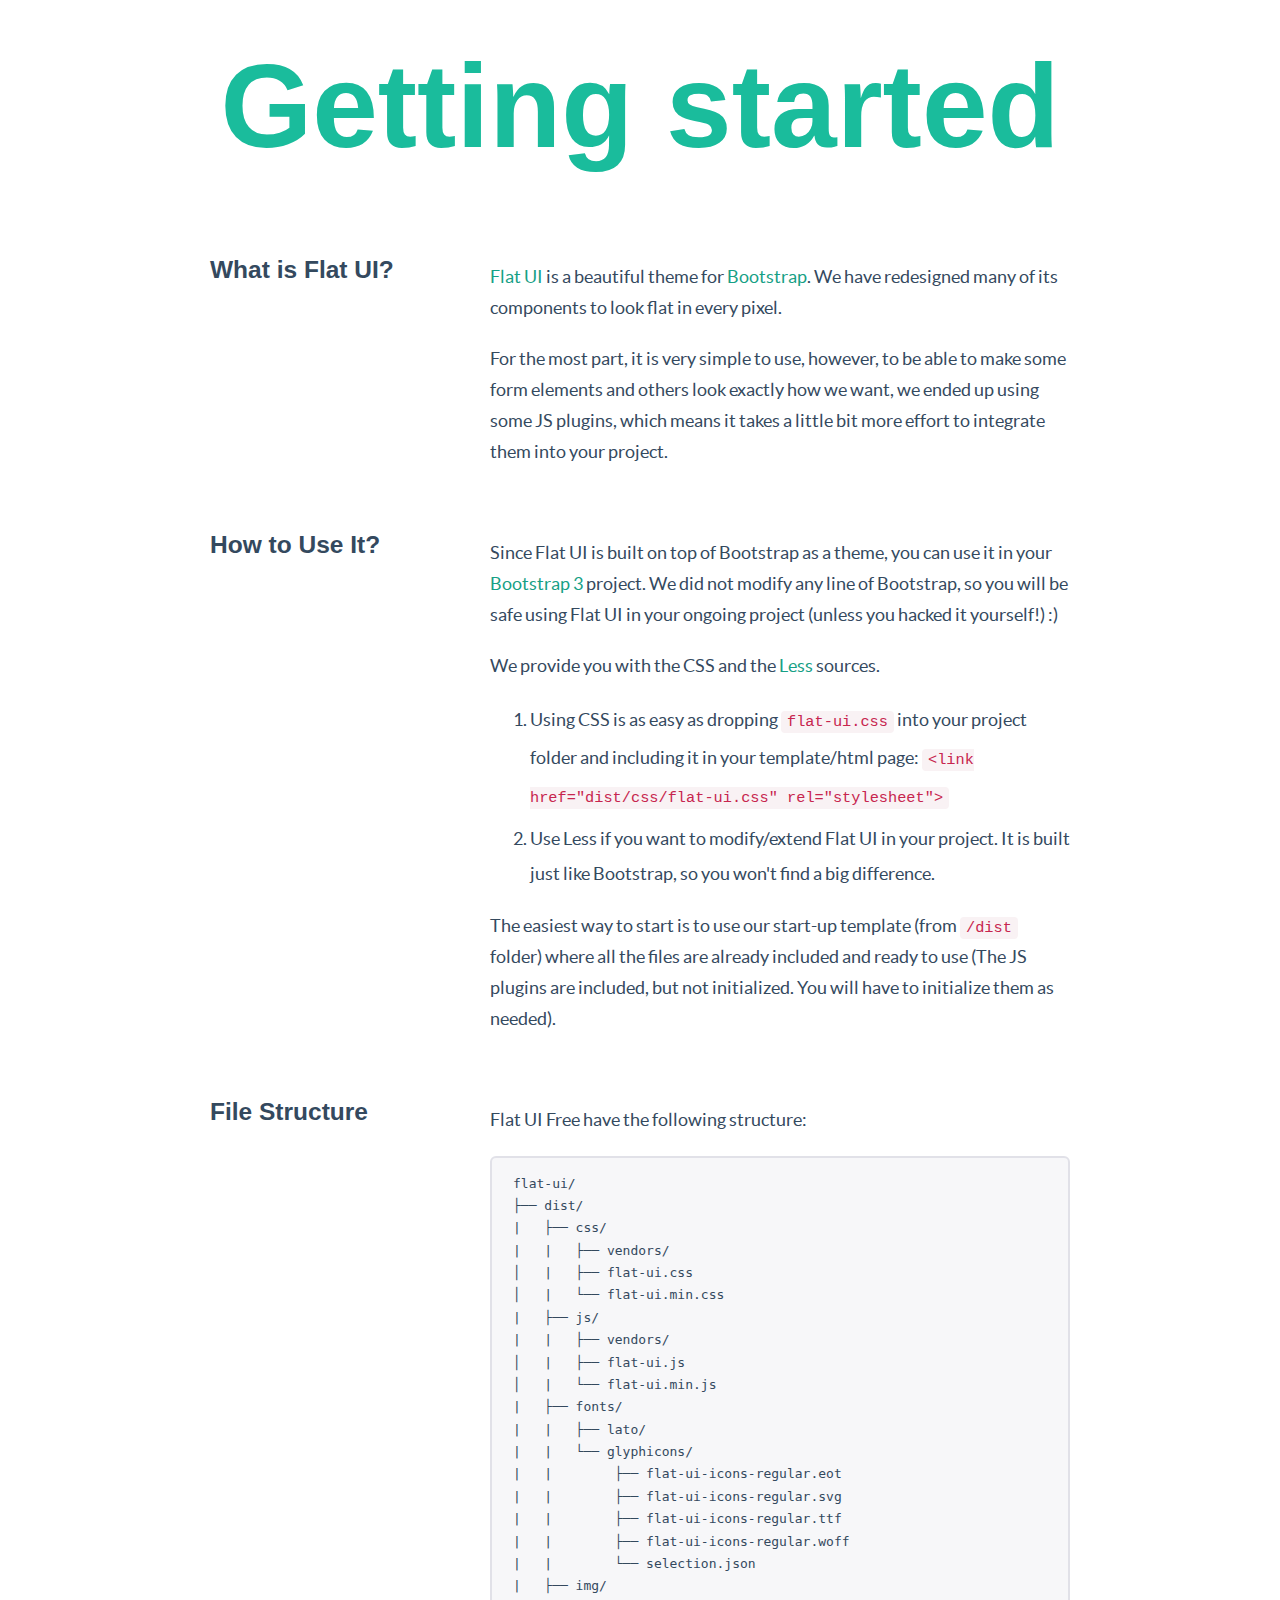
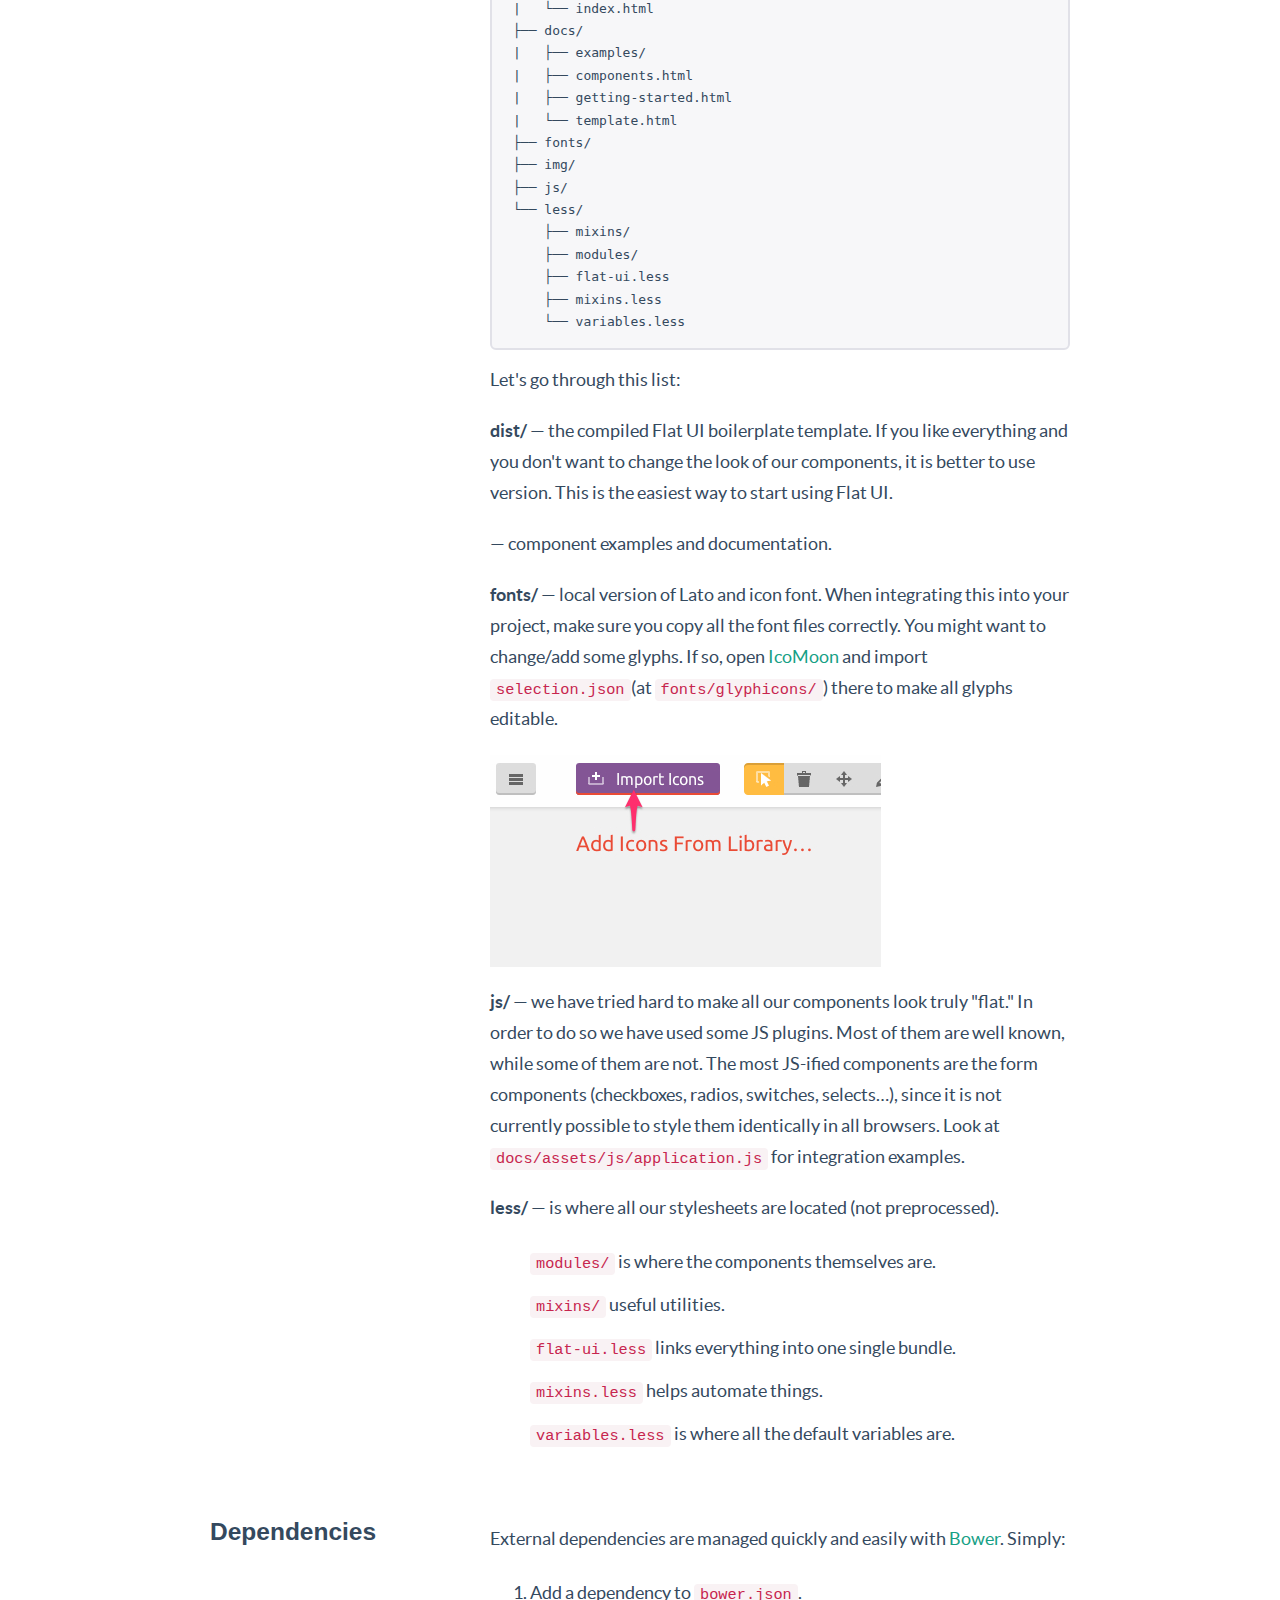
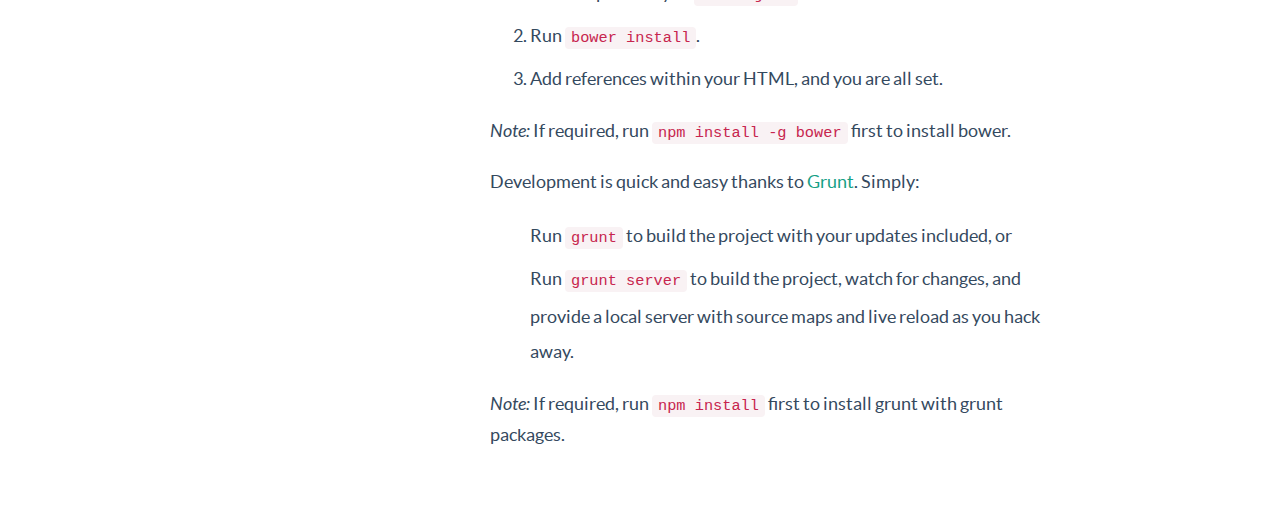
<file: dockerservice/static/docs/getting-started.html>
<!DOCTYPE html>
<html lang="en">
  <head>
    <meta charset="utf-8">
    <title>Getting started &middot; Flat UI Free</title>
    <meta name="viewport" content="width=device-width, initial-scale=1.0">

    <!-- Loading Bootstrap -->
    <link href="../dist/css/vendor/bootstrap.min.css" rel="stylesheet">

    <!-- Loading Flat UI -->
    <link href="../dist/css/flat-ui.css" rel="stylesheet">
    <link href="assets/css/docs.css" rel="stylesheet">

    <link rel="shortcut icon" href="../img/favicon.ico">

    <!-- HTML5 shim, for IE6-8 support of HTML5 elements. All other JS at the end of file. -->
    <!--[if lt IE 9]>
      <script src="../dist/js/vendor/html5shiv.js"></script>
      <script src="../dist/js/vendor/respond.min.js"></script>
    <![endif]-->
  </head>
  <body>
    <h1 class="demo-headline">Getting started</h1>
    <div class="container">
      <div class="demo-row">
        <div class="demo-title">
          <h3>What is Flat UI?</h3>
        </div>

        <div class="demo-content demo-content-article">
          <p>
            <a href="http://designmodo.com/flat" target="_blank">Flat UI</a>
            is a beautiful theme for <a href="http://getbootstrap.com" target="_blank">Bootstrap</a>.
            We have redesigned many of its components to look flat in every pixel.
          </p>
          <p>
            For the most part, it is very simple to use, however, to be able to make some form elements and others look exactly how we want, we ended up using some JS plugins, which means it takes a little bit more effort to integrate them into your project.
          </p>
        </div>
      </div><!-- /.demo-row -->

      <div class="demo-row">
        <div class="demo-title">
          <h3>How to Use It?</h3>
        </div>

        <div class="demo-content demo-content-article">
          <p>
            Since Flat UI is built on top of Bootstrap as a theme, you can use it in your <a href="http://getbootstrap.com/" target="_blank">Bootstrap 3</a> project.
            We did not modify any line of Bootstrap, so you will be safe using Flat UI in your ongoing project
            (unless you hacked it yourself!) :)
          </p>
          <p>
            We provide you with the CSS and the <a href="http://lesscss.org/" target="_blank">Less</a> sources.
          </p>
          <ol>
            <li>
              Using CSS is as easy as dropping <code>flat-ui.css</code> into your project folder and
              including it in your template/html page:
              <code>&lt;link href="dist/css/flat-ui.css" rel="stylesheet"&gt;</code>
            </li>
            <li>
              Use Less if you want to modify/extend Flat UI in your project. It is built just like Bootstrap, so
              you won't find a big difference.
            </li>
          </ol>
          <p>
            The easiest way to start is to use our start-up template (from <code>/dist</code> folder) where all the files are already included
            and ready to use (The JS plugins are included, but not initialized. You will have to initialize them as needed).
          </p>
        </div>
      </div><!-- /.demo-row -->

      <div class="demo-row">
        <div class="demo-title">
          <h3>File Structure</h3>
        </div>

        <div class="demo-content demo-content-article">
          <p>
            Flat UI Free have the following structure:
          </p>
<pre class="prettyprint">
flat-ui/
├── dist/
|   ├── css/
|   |   ├── vendors/
│   |   ├── flat-ui.css
│   |   └── flat-ui.min.css
|   ├── js/
|   |   ├── vendors/
│   |   ├── flat-ui.js
│   |   └── flat-ui.min.js
|   ├── fonts/
|   |   ├── lato/
|   |   └── glyphicons/
|   |        ├── flat-ui-icons-regular.eot
|   |        ├── flat-ui-icons-regular.svg
|   |        ├── flat-ui-icons-regular.ttf
|   |        ├── flat-ui-icons-regular.woff
|   |        └── selection.json
|   ├── img/
|   └── index.html
├── docs/
|   ├── examples/
|   ├── components.html
|   ├── getting-started.html
|   └── template.html
├── fonts/
├── img/
├── js/
└── less/
    ├── mixins/
    ├── modules/
    ├── flat-ui.less
    ├── mixins.less
    └── variables.less
</pre>
          <p>
            Let's go through this list:
          </p>

          <p>
            <strong>dist/</strong> &mdash; the compiled Flat UI boilerplate template. If you like everything and you don't want
            to change the look of our components, it is better to use version. This is the easiest
            way to start using Flat UI.
          </p>

          <p>
            <strong></strong> &mdash; component examples and documentation.
          </p>

          <p>
            <strong>fonts/</strong> &mdash; local version of Lato and icon font. When integrating this into your project, make sure you
            copy all the font files correctly. You might want to change/add some glyphs. If so, open
            <a href="http://icomoon.io/app">IcoMoon</a> and import <code>selection.json</code>(at <code>fonts/glyphicons/</code>)
            there to make all glyphs editable.
          </p>

          <p>
            <img src="assets/img/getting-started/icomoon_import.jpg" alt="" />
          </p>

          <p>
            <strong>js/</strong> &mdash; we have tried hard to make all our components look truly "flat." In order to do
            so we have used some JS plugins. Most of them are well known, while some of them are not. The most JS-ified
            components are the form components (checkboxes, radios, switches, selects…), since it is not currently possible
            to style them identically in all browsers. Look at <code>docs/assets/js/application.js</code> for integration
            examples.
          </p>

          <p>
            <strong>less/</strong> &mdash; is where all our stylesheets are located (not preprocessed).
          </p>

          <ul>
            <li>
              <code>modules/</code> is where the components themselves are.
            </li>
            <li>
              <code>mixins/</code> useful utilities.
            </li>
            <li>
              <code>flat-ui.less</code> links everything into one single bundle.
            </li>
            <li>
              <code>mixins.less</code> helps automate things.
            </li>
            <li>
              <code>variables.less</code> is where all the default variables are.
            </li>
          </ul>

        </div>
      </div><!-- /.demo-row -->

      <div class="demo-row">
        <div class="demo-title">
          <h3>Dependencies</h3>
        </div>

        <div class="demo-content demo-content-article">
          <p>
            External dependencies are managed quickly and easily with <a href="http://bower.io">Bower</a>. Simply:
          </p>
          <ol>
            <li>
              Add a dependency to <code>bower.json</code>.
            </li>
            <li>
              Run <code>bower install</code>.
            </li>
            <li>
              Add references within your HTML, and you are all set.
            </li>
          </ol>
          <p>
            <em>Note:</em> If required, run <code>npm install -g bower</code> first to install bower.
          </p>
          <p>
            Development is quick and easy thanks to <a href="http://gruntjs.com/">Grunt</a>. Simply:
          </p>
          <ul>
            <li>
              Run <code>grunt</code> to build the project with your updates included, or
            </li>
            <li>
              Run <code>grunt server</code> to build the project, watch for changes, and provide a local server with source maps and live reload as you hack away.
            </li>
          </ul>
          <p>
            <em>Note:</em> If required, run <code>npm install</code> first to install grunt with grunt packages.
          </p>
        </div>
      </div><!-- /.demo-row -->

    </div><!-- /.container -->
  </body>
</html>
</file>
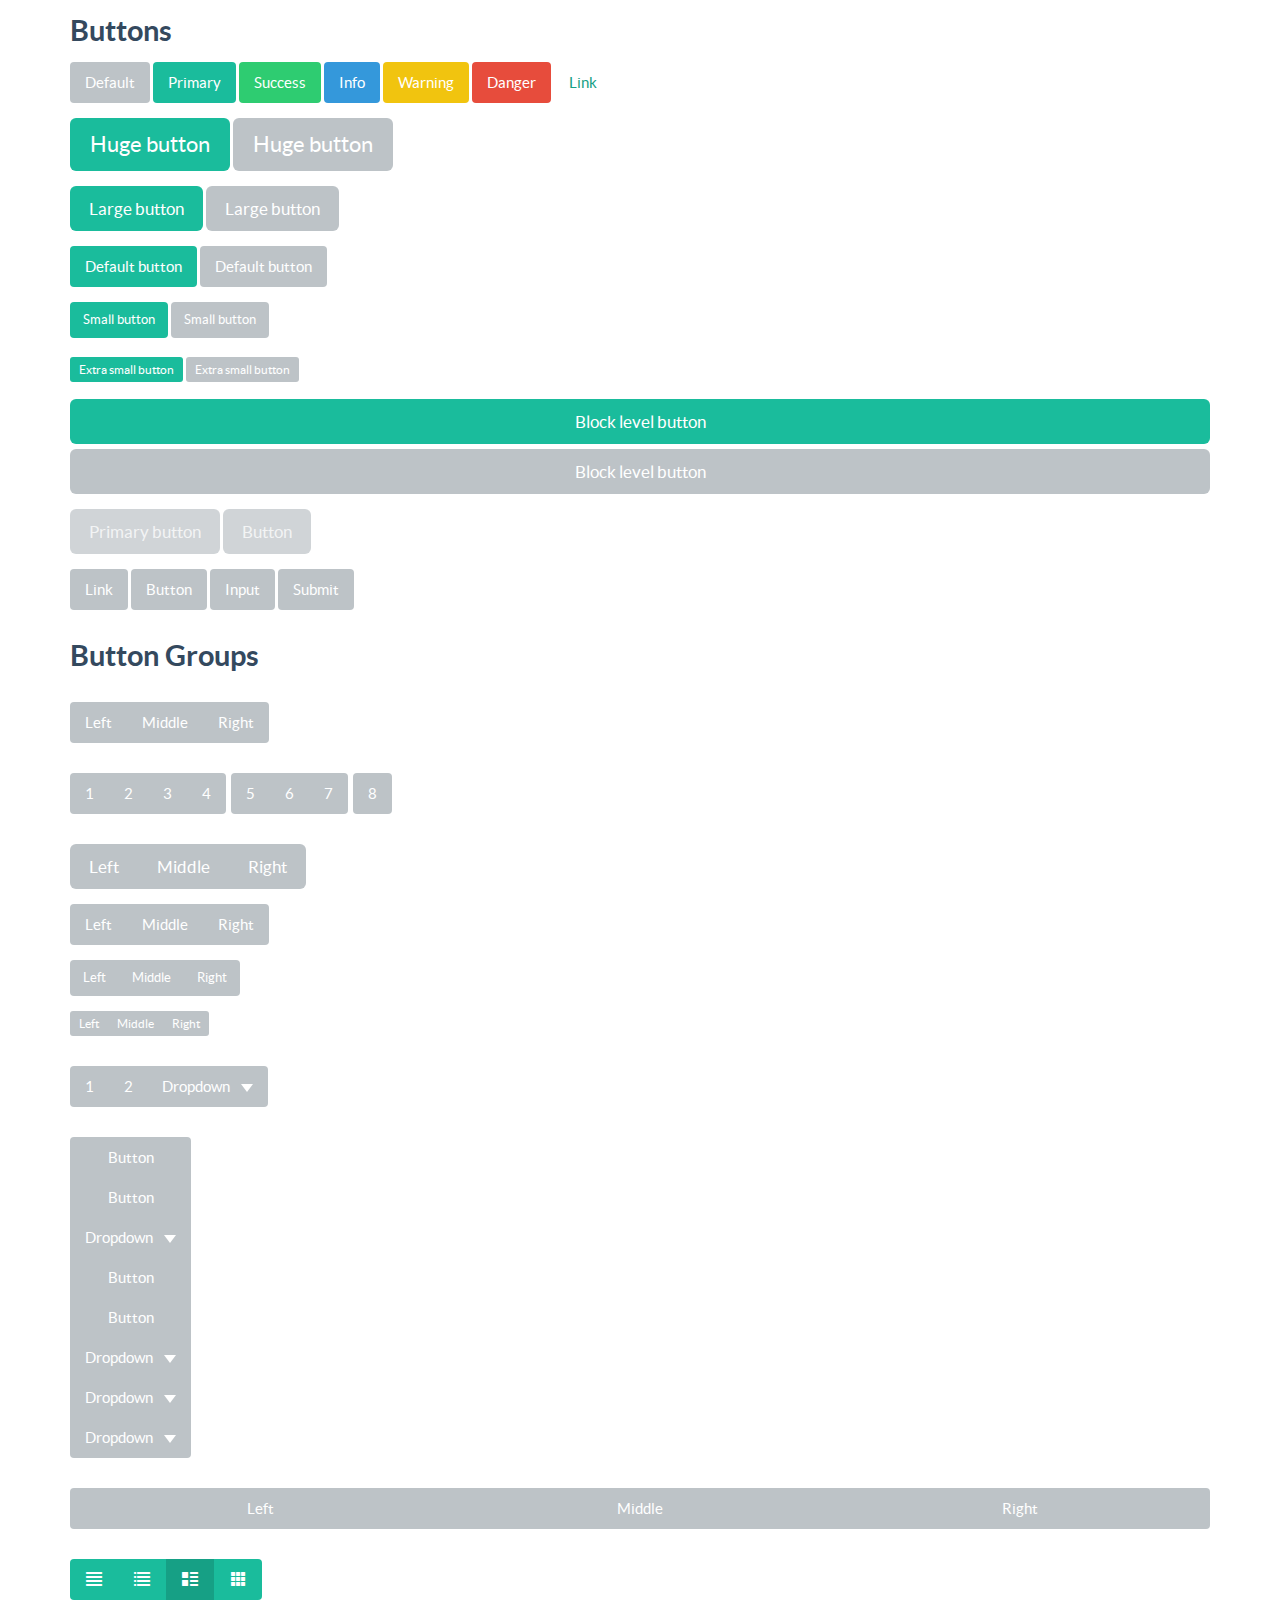
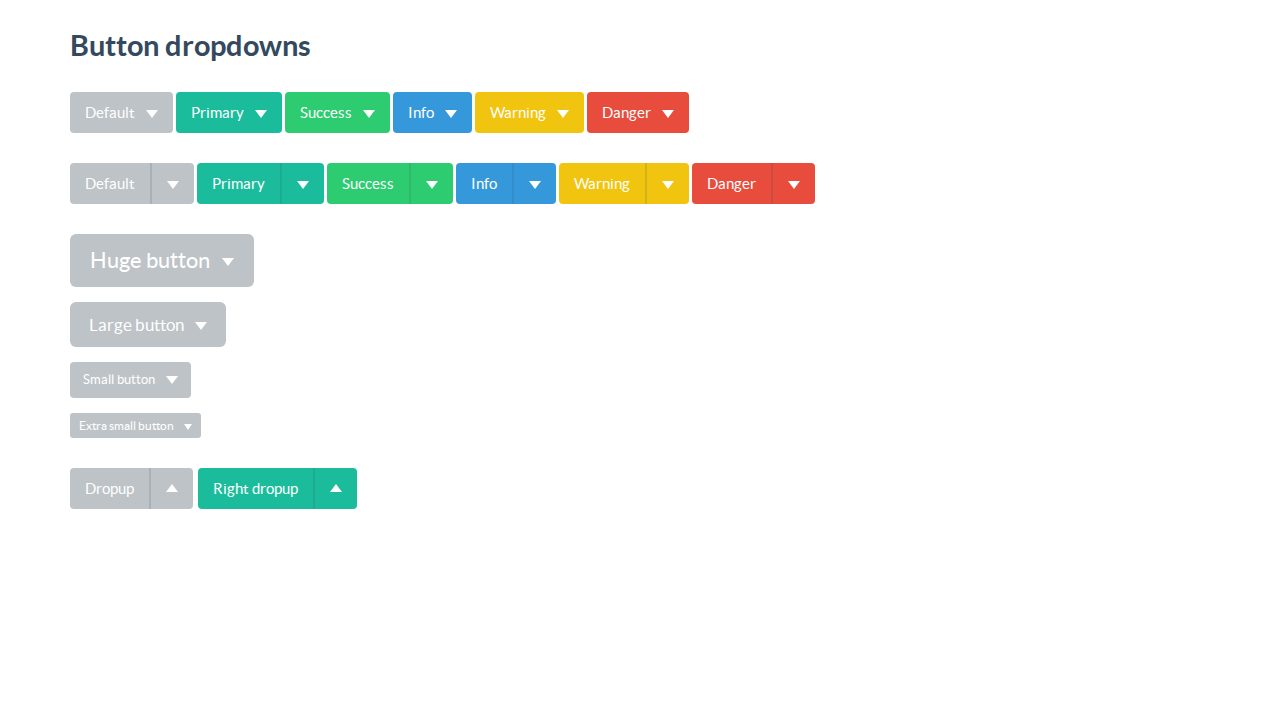
<file: dockerservice/static/docs/examples/buttons.html>
<!DOCTYPE html>
<html lang="en">
  <head>
    <meta charset="utf-8">
    <title>Flat UI Free</title>
    <meta name="viewport" content="width=device-width, initial-scale=1.0">

    <!-- Loading Bootstrap -->
    <link href="../../dist/css/vendor/bootstrap.min.css" rel="stylesheet">

    <!-- Loading Flat UI -->
    <link href="../../dist/css/flat-ui.css" rel="stylesheet">

    <link rel="shortcut icon" href="../../dist/img/favicon.ico">

    <!-- HTML5 shim, for IE6-8 support of HTML5 elements. All other JS at the end of file. -->
    <!--[if lt IE 9]>
      <script src="../../dist/js/vendor/html5shiv.js"></script>
      <script src="../../dist/js/vendor/respond.min.js"></script>
    <![endif]-->
  </head>
  <body>

    <style>
      body {
        padding-bottom: 200px;
      }
    </style>

    <div class="container">
      <h4>Buttons</h4>
      <div class="row">
        <div class="col-md-12">
          <p>
            <!-- Standard gray button with gradient -->
            <button type="button" class="btn btn-default">Default</button>

            <!-- Provides extra visual weight and identifies the primary action in a set of buttons -->
            <button type="button" class="btn btn-primary">Primary</button>

            <!-- Indicates a successful or positive action -->
            <button type="button" class="btn btn-success">Success</button>

            <!-- Contextual button for informational alert messages -->
            <button type="button" class="btn btn-info">Info</button>

            <!-- Indicates caution should be taken with this action -->
            <button type="button" class="btn btn-warning">Warning</button>

            <!-- Indicates a dangerous or potentially negative action -->
            <button type="button" class="btn btn-danger">Danger</button>

            <!-- Deemphasize a button by making it look like a link while maintaining button behavior -->
            <button type="button" class="btn btn-link">Link</button>
          </p>
        </div>
      </div>
      <div class="row">
        <div class="col-md-12">
          <p>
            <button type="button" class="btn btn-primary btn-hg">Huge button</button>
            <button type="button" class="btn btn-default btn-hg">Huge button</button>
          </p>
          <p>
            <button type="button" class="btn btn-primary btn-lg">Large button</button>
            <button type="button" class="btn btn-default btn-lg">Large button</button>
          </p>
          <p>
            <button type="button" class="btn btn-primary">Default button</button>
            <button type="button" class="btn btn-default">Default button</button>
          </p>
          <p>
            <button type="button" class="btn btn-primary btn-sm">Small button</button>
            <button type="button" class="btn btn-default btn-sm">Small button</button>
          </p>
          <p>
            <button type="button" class="btn btn-primary btn-xs">Extra small button</button>
            <button type="button" class="btn btn-default btn-xs">Extra small button</button>
          </p>
        </div>
      </div>
      <div class="row">
        <div class="col-md-12">
          <p>
            <button type="button" class="btn btn-primary btn-lg btn-block">Block level button</button>
            <button type="button" class="btn btn-default btn-lg btn-block">Block level button</button>
          </p>
        </div>
      </div>
      <div class="row">
        <div class="col-md-12">
          <p>
            <button type="button" class="btn btn-lg btn-primary" disabled="disabled">Primary button</button>
            <button type="button" class="btn btn-default btn-lg" disabled="disabled">Button</button>
          </p>
        </div>
      </div>
      <div class="row">
        <div class="col-md-12">
          <p>
            <a class="btn btn-default" href="#">Link</a>
            <button class="btn btn-default" type="submit">Button</button>
            <input class="btn btn-default" type="button" value="Input">
            <input class="btn btn-default" type="submit" value="Submit">
          </p>
        </div>
      </div>
      <h4>Button Groups</h4>
      <div class="row">
        <div class="col-md-12">
          <p>
            <div class="btn-group">
              <button type="button" class="btn btn-default">Left</button>
              <button type="button" class="btn btn-default">Middle</button>
              <button type="button" class="btn btn-default">Right</button>
            </div>
          </p>
        </div>
      </div>
      <div class="row">
        <div class="col-md-12">
          <p>
            <div class="btn-toolbar">
              <div class="btn-group">
                <button class="btn btn-default" type="button">1</button>
                <button class="btn btn-default" type="button">2</button>
                <button class="btn btn-default" type="button">3</button>
                <button class="btn btn-default" type="button">4</button>
              </div>
              <div class="btn-group">
                <button class="btn btn-default" type="button">5</button>
                <button class="btn btn-default" type="button">6</button>
                <button class="btn btn-default" type="button">7</button>
              </div>
              <div class="btn-group">
                <button class="btn btn-default" type="button">8</button>
              </div>
            </div>
          </p>
        </div>
      </div>
      <div class="row">
        <div class="col-md-12">
          <p>
            <div class="btn-toolbar">
              <div class="btn-group btn-group-lg">
                <button class="btn btn-default" type="button">Left</button>
                <button class="btn btn-default" type="button">Middle</button>
                <button class="btn btn-default" type="button">Right</button>
              </div>
            </div>
          </p>
          <p>
            <div class="btn-toolbar">
              <div class="btn-group">
                <button class="btn btn-default" type="button">Left</button>
                <button class="btn btn-default" type="button">Middle</button>
                <button class="btn btn-default" type="button">Right</button>
              </div>
            </div>
          </p>
          <p>
            <div class="btn-toolbar">
              <div class="btn-group btn-group-sm">
                <button class="btn btn-default" type="button">Left</button>
                <button class="btn btn-default" type="button">Middle</button>
                <button class="btn btn-default" type="button">Right</button>
              </div>
            </div>
          </p>
          <p>
            <div class="btn-toolbar">
              <div class="btn-group btn-group-xs">
                <button class="btn btn-default" type="button">Left</button>
                <button class="btn btn-default" type="button">Middle</button>
                <button class="btn btn-default" type="button">Right</button>
              </div>
            </div>
          </p>
        </div>
      </div>
      <div class="row">
        <div class="col-md-12">
          <p>
            <div class="btn-group">
              <button class="btn btn-default" type="button">1</button>
              <button class="btn btn-default" type="button">2</button>

              <div class="btn-group">
                <button data-toggle="dropdown" class="btn btn-default dropdown-toggle" type="button" id="btnGroupDrop1">
                  Dropdown
                  <span class="caret"></span>
                </button>
                <ul aria-labelledby="btnGroupDrop1" role="menu" class="dropdown-menu">
                  <li><a href="#">Dropdown link</a></li>
                  <li><a href="#">Dropdown link</a></li>
                </ul>
              </div>
            </div>
          </p>
        </div>
      </div>
      <div class="row">
        <div class="col-md-12">
          <p>
            <div class="btn-group-vertical">
              <button class="btn btn-default" type="button">Button</button>
              <button class="btn btn-default" type="button">Button</button>
              <div class="btn-group">
                <button data-toggle="dropdown" class="btn btn-default dropdown-toggle" type="button" id="btnGroupVerticalDrop1">
                  Dropdown
                  <span class="caret"></span>
                </button>
                <ul aria-labelledby="btnGroupVerticalDrop1" role="menu" class="dropdown-menu">
                  <li><a href="#">Dropdown link</a></li>
                  <li><a href="#">Dropdown link</a></li>
                </ul>
              </div>
              <button class="btn btn-default" type="button">Button</button>
              <button class="btn btn-default" type="button">Button</button>
              <div class="btn-group">
                <button data-toggle="dropdown" class="btn btn-default dropdown-toggle" type="button" id="btnGroupVerticalDrop2">
                  Dropdown
                  <span class="caret"></span>
                </button>
                <ul aria-labelledby="btnGroupVerticalDrop2" role="menu" class="dropdown-menu">
                  <li><a href="#">Dropdown link</a></li>
                  <li><a href="#">Dropdown link</a></li>
                </ul>
              </div>
              <div class="btn-group">
                <button data-toggle="dropdown" class="btn btn-default dropdown-toggle" type="button" id="btnGroupVerticalDrop3">
                  Dropdown
                  <span class="caret"></span>
                </button>
                <ul aria-labelledby="btnGroupVerticalDrop3" role="menu" class="dropdown-menu">
                  <li><a href="#">Dropdown link</a></li>
                  <li><a href="#">Dropdown link</a></li>
                </ul>
              </div>
              <div class="btn-group">
                <button data-toggle="dropdown" class="btn btn-default dropdown-toggle" type="button" id="btnGroupVerticalDrop4">
                  Dropdown
                  <span class="caret"></span>
                </button>
                <ul aria-labelledby="btnGroupVerticalDrop4" role="menu" class="dropdown-menu">
                  <li><a href="#">Dropdown link</a></li>
                  <li><a href="#">Dropdown link</a></li>
                </ul>
              </div>
            </div>
          </p>
        </div>
      </div>
      <div class="row">
        <div class="col-md-12">
          <p>
            <div class="btn-group btn-group-justified">
              <a class="btn btn-default" href="#">Left</a>
              <a class="btn btn-default" href="#">Middle</a>
              <a class="btn btn-default" href="#">Right</a>
            </div>
          </p>
        </div>
      </div>
      <div class="row">
        <div class="col-md-12">
          <p>
            <div class="btn-toolbar">
              <div class="btn-group">
                <a href="#fakelink" class="btn btn-primary"><i class="fui-list-columned"></i></a>
                <a href="#fakelink" class="btn btn-primary"><i class="fui-list-numbered"></i></a>
                <a href="#fakelink" class="btn btn-primary active"><i class="fui-list-thumbnailed"></i></a>
                <a href="#fakelink" class="btn btn-primary"><i class="fui-list-small-thumbnails"></i></a>
              </div>
            </div>
          </p>
        </div>
      </div>
      <h4>Button dropdowns</h4>
      <div class="row">
        <div class="col-md-12">
          <p>
            <div class="btn-group">
              <button data-toggle="dropdown" class="btn btn-default dropdown-toggle" type="button">Default <span class="caret"></span></button>
              <ul role="menu" class="dropdown-menu">
                <li><a href="#">Action</a></li>
                <li><a href="#">Another action</a></li>
                <li><a href="#">Something else here</a></li>
                <li class="divider"></li>
                <li><a href="#">Separated link</a></li>
              </ul>
            </div><!-- /btn-group -->
            <div class="btn-group">
              <button data-toggle="dropdown" class="btn btn-primary dropdown-toggle" type="button">Primary <span class="caret"></span></button>
              <ul role="menu" class="dropdown-menu">
                <li><a href="#">Action</a></li>
                <li><a href="#">Another action</a></li>
                <li><a href="#">Something else here</a></li>
                <li class="divider"></li>
                <li><a href="#">Separated link</a></li>
              </ul>
            </div><!-- /btn-group -->
            <div class="btn-group">
              <button data-toggle="dropdown" class="btn btn-success dropdown-toggle" type="button">Success <span class="caret"></span></button>
              <ul role="menu" class="dropdown-menu">
                <li><a href="#">Action</a></li>
                <li><a href="#">Another action</a></li>
                <li><a href="#">Something else here</a></li>
                <li class="divider"></li>
                <li><a href="#">Separated link</a></li>
              </ul>
            </div><!-- /btn-group -->
            <div class="btn-group">
              <button data-toggle="dropdown" class="btn btn-info dropdown-toggle" type="button">Info <span class="caret"></span></button>
              <ul role="menu" class="dropdown-menu">
                <li><a href="#">Action</a></li>
                <li><a href="#">Another action</a></li>
                <li><a href="#">Something else here</a></li>
                <li class="divider"></li>
                <li><a href="#">Separated link</a></li>
              </ul>
            </div><!-- /btn-group -->
            <div class="btn-group">
              <button data-toggle="dropdown" class="btn btn-warning dropdown-toggle" type="button">Warning <span class="caret"></span></button>
              <ul role="menu" class="dropdown-menu">
                <li><a href="#">Action</a></li>
                <li><a href="#">Another action</a></li>
                <li><a href="#">Something else here</a></li>
                <li class="divider"></li>
                <li><a href="#">Separated link</a></li>
              </ul>
            </div><!-- /btn-group -->
            <div class="btn-group">
              <button data-toggle="dropdown" class="btn btn-danger dropdown-toggle" type="button">Danger <span class="caret"></span></button>
              <ul role="menu" class="dropdown-menu">
                <li><a href="#">Action</a></li>
                <li><a href="#">Another action</a></li>
                <li><a href="#">Something else here</a></li>
                <li class="divider"></li>
                <li><a href="#">Separated link</a></li>
              </ul>
            </div><!-- /btn-group -->
          </p>
        </div>
      </div>
      <div class="row">
        <div class="col-md-12">
          <p>
            <div class="btn-group">
              <button class="btn btn-default" type="button">Default</button>
              <button data-toggle="dropdown" class="btn btn-default dropdown-toggle" type="button"><span class="caret"></span></button>
              <ul role="menu" class="dropdown-menu">
                <li><a href="#">Action</a></li>
                <li><a href="#">Another action</a></li>
                <li><a href="#">Something else here</a></li>
                <li class="divider"></li>
                <li><a href="#">Separated link</a></li>
              </ul>
            </div><!-- /btn-group -->
            <div class="btn-group">
              <button class="btn btn-primary" type="button">Primary</button>
              <button data-toggle="dropdown" class="btn btn-primary dropdown-toggle" type="button"><span class="caret"></span></button>
              <ul role="menu" class="dropdown-menu">
                <li><a href="#">Action</a></li>
                <li><a href="#">Another action</a></li>
                <li><a href="#">Something else here</a></li>
                <li class="divider"></li>
                <li><a href="#">Separated link</a></li>
              </ul>
            </div><!-- /btn-group -->
            <div class="btn-group">
              <button class="btn btn-success" type="button">Success</button>
              <button data-toggle="dropdown" class="btn btn-success dropdown-toggle" type="button"><span class="caret"></span></button>
              <ul role="menu" class="dropdown-menu">
                <li><a href="#">Action</a></li>
                <li><a href="#">Another action</a></li>
                <li><a href="#">Something else here</a></li>
                <li class="divider"></li>
                <li><a href="#">Separated link</a></li>
              </ul>
            </div><!-- /btn-group -->
            <div class="btn-group">
              <button class="btn btn-info" type="button">Info</button>
              <button data-toggle="dropdown" class="btn btn-info dropdown-toggle" type="button"><span class="caret"></span></button>
              <ul role="menu" class="dropdown-menu">
                <li><a href="#">Action</a></li>
                <li><a href="#">Another action</a></li>
                <li><a href="#">Something else here</a></li>
                <li class="divider"></li>
                <li><a href="#">Separated link</a></li>
              </ul>
            </div><!-- /btn-group -->
            <div class="btn-group">
              <button class="btn btn-warning" type="button">Warning</button>
              <button data-toggle="dropdown" class="btn btn-warning dropdown-toggle" type="button"><span class="caret"></span></button>
              <ul role="menu" class="dropdown-menu">
                <li><a href="#">Action</a></li>
                <li><a href="#">Another action</a></li>
                <li><a href="#">Something else here</a></li>
                <li class="divider"></li>
                <li><a href="#">Separated link</a></li>
              </ul>
            </div><!-- /btn-group -->
            <div class="btn-group">
              <button class="btn btn-danger" type="button">Danger</button>
              <button data-toggle="dropdown" class="btn btn-danger dropdown-toggle" type="button"><span class="caret"></span></button>
              <ul role="menu" class="dropdown-menu">
                <li><a href="#">Action</a></li>
                <li><a href="#">Another action</a></li>
                <li><a href="#">Something else here</a></li>
                <li class="divider"></li>
                <li><a href="#">Separated link</a></li>
              </ul>
            </div><!-- /btn-group -->
          </p>
        </div>
      </div>
      <div class="row">
        <div class="col-md-12">
          <p>
            <div class="btn-toolbar">
              <div class="btn-group">
                <button data-toggle="dropdown" type="button" class="btn btn-default btn-hg dropdown-toggle">
                  Huge button <span class="caret"></span>
                </button>
                <ul role="menu" class="dropdown-menu">
                  <li><a href="#">Action</a></li>
                  <li><a href="#">Another action</a></li>
                  <li><a href="#">Something else here</a></li>
                  <li class="divider"></li>
                  <li><a href="#">Separated link</a></li>
                </ul>
              </div><!-- /btn-group -->
            </div><!-- /btn-toolbar -->
          </p>
          <p>
            <div class="btn-toolbar">
              <div class="btn-group">
                <button data-toggle="dropdown" type="button" class="btn btn-default btn-lg dropdown-toggle">
                  Large button <span class="caret"></span>
                </button>
                <ul role="menu" class="dropdown-menu">
                  <li><a href="#">Action</a></li>
                  <li><a href="#">Another action</a></li>
                  <li><a href="#">Something else here</a></li>
                  <li class="divider"></li>
                  <li><a href="#">Separated link</a></li>
                </ul>
              </div><!-- /btn-group -->
            </div><!-- /btn-toolbar -->
          </p>
          <p>
            <div class="btn-toolbar">
              <div class="btn-group">
                <button data-toggle="dropdown" type="button" class="btn btn-default btn-sm dropdown-toggle">
                  Small button <span class="caret"></span>
                </button>
                <ul role="menu" class="dropdown-menu">
                  <li><a href="#">Action</a></li>
                  <li><a href="#">Another action</a></li>
                  <li><a href="#">Something else here</a></li>
                  <li class="divider"></li>
                  <li><a href="#">Separated link</a></li>
                </ul>
              </div><!-- /btn-group -->
            </div><!-- /btn-toolbar -->
          </p>
          <p>
            <div class="btn-toolbar">
              <div class="btn-group">
                <button data-toggle="dropdown" type="button" class="btn btn-default btn-xs dropdown-toggle">
                  Extra small button <span class="caret"></span>
                </button>
                <ul role="menu" class="dropdown-menu">
                  <li><a href="#">Action</a></li>
                  <li><a href="#">Another action</a></li>
                  <li><a href="#">Something else here</a></li>
                  <li class="divider"></li>
                  <li><a href="#">Separated link</a></li>
                </ul>
              </div><!-- /btn-group -->
            </div><!-- /btn-toolbar -->
          </p>
        </div>
      </div>
      <div class="row">
        <div class="col-md-12">
          <p>
            <div class="btn-toolbar">
              <div class="btn-group dropup">
                <button class="btn btn-default" type="button">Dropup</button>
                <button data-toggle="dropdown" class="btn btn-default dropdown-toggle" type="button"><span class="caret"></span></button>
                <ul role="menu" class="dropdown-menu">
                  <li><a href="#">Action</a></li>
                  <li><a href="#">Another action</a></li>
                  <li><a href="#">Something else here</a></li>
                  <li class="divider"></li>
                  <li><a href="#">Separated link</a></li>
                </ul>
              </div><!-- /btn-group -->
              <div class="btn-group dropup">
                <button class="btn btn-primary" type="button">Right dropup</button>
                <button data-toggle="dropdown" class="btn btn-primary dropdown-toggle" type="button"><span class="caret"></span></button>
                <ul role="menu" class="dropdown-menu pull-right">
                  <li><a href="#">Action</a></li>
                  <li><a href="#">Another action</a></li>
                  <li><a href="#">Something else here</a></li>
                  <li class="divider"></li>
                  <li><a href="#">Separated link</a></li>
                </ul>
              </div><!-- /btn-group -->
            </div>
          </p>
        </div>
      </div>
    </div>
    <!-- /.container -->

  </body>
</html>
</file>
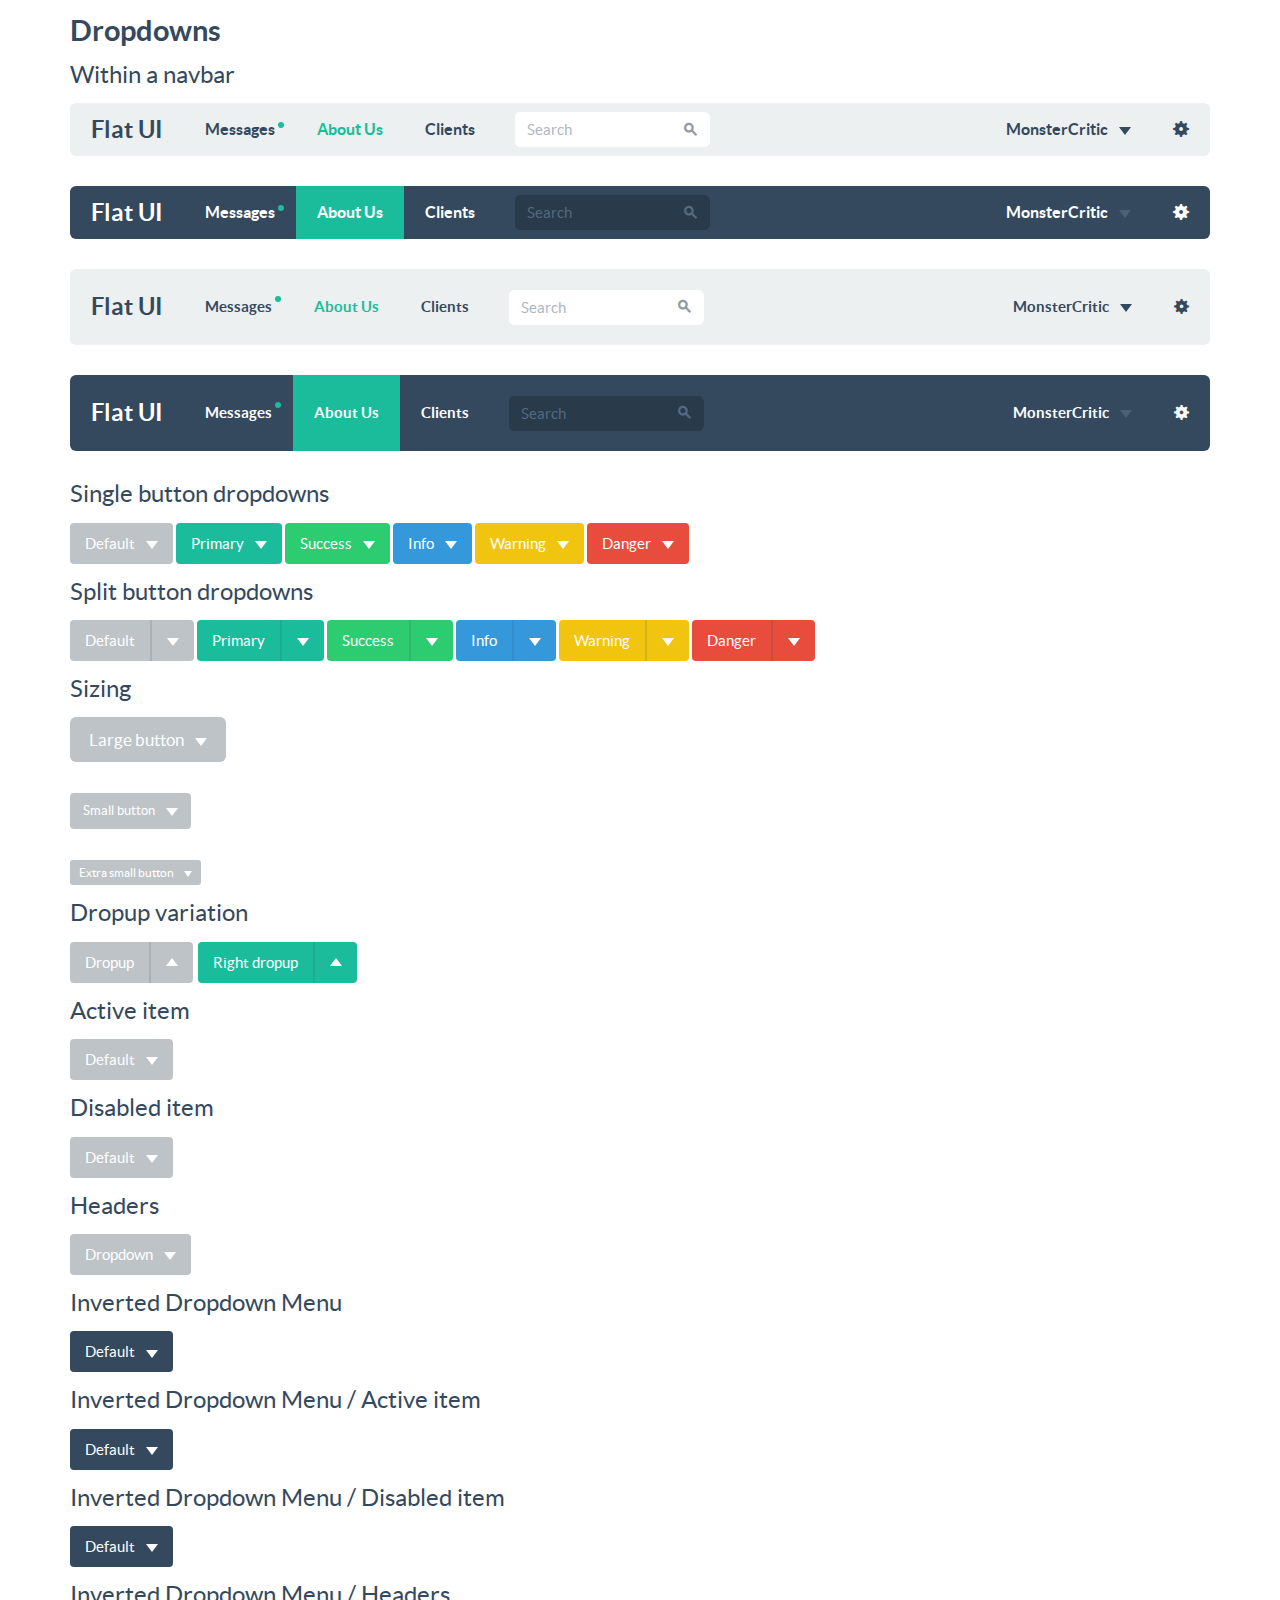
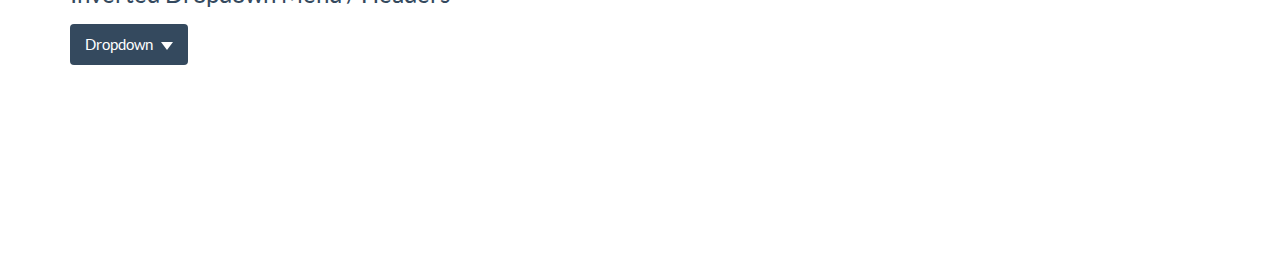
<file: dockerservice/static/docs/examples/dropdowns.html>
<!DOCTYPE html>
<html lang="en">
  <head>
    <meta charset="utf-8">
    <title>Flat UI Free</title>
    <meta name="viewport" content="width=device-width, initial-scale=1.0">

    <!-- Loading Bootstrap -->
    <link href="../../dist/css/vendor/bootstrap.min.css" rel="stylesheet">

    <!-- Loading Flat UI -->
    <link href="../../dist/css/flat-ui.css" rel="stylesheet">

    <link rel="shortcut icon" href="../../dist/img/favicon.ico">

    <!-- HTML5 shim, for IE6-8 support of HTML5 elements. All other JS at the end of file. -->
    <!--[if lt IE 9]>
      <script src="../../dist/js/vendor/html5shiv.js"></script>
      <script src="../../dist/js/vendor/respond.min.js"></script>
    <![endif]-->
  </head>
  <body>

    <style>
      body {
        padding-bottom: 200px;
      }
    </style>

    <div class="container">

      <h4>Dropdowns</h4>

      <h6>Within a navbar</h6>

      <nav class="navbar navbar-default" role="navigation">
        <!-- Brand and toggle get grouped for better mobile display -->
        <div class="navbar-header">
          <button type="button" class="navbar-toggle" data-toggle="collapse" data-target="#bs-example-navbar-collapse-1">
            <span class="sr-only">Toggle navigation</span>
          </button>
          <a class="navbar-brand" href="#">Flat UI</a>
        </div>

        <!-- Collect the nav links, forms, and other content for toggling -->
        <div class="collapse navbar-collapse" id="bs-example-navbar-collapse-1">
          <ul class="nav navbar-nav">
            <li><a href="#">Messages<span class="navbar-unread">1</span></a></li>
            <li class="active"><a href="#">About Us</a></li>
            <li><a href="#">Clients</a></li>
           </ul>
          <form class="navbar-form navbar-left" action="#" role="search">
            <div class="form-group">
              <div class="input-group">
                <input class="form-control" id="navbarInput-01" type="search" placeholder="Search">
                <span class="input-group-btn">
                  <button type="submit" class="btn"><span class="fui-search"></span></button>
                </span>
              </div>
            </div>
          </form>
          <ul class="nav navbar-nav navbar-right">
            <li class="dropdown">
              <a href="#" class="dropdown-toggle" data-toggle="dropdown">MonsterCritic <b class="caret"></b></a>
              <ul class="dropdown-menu">
                <li><a href="#">Action</a></li>
                <li><a href="#">Another action</a></li>
                <li><a href="#">Something else here</a></li>
                <li class="divider"></li>
                <li><a href="#">Separated link</a></li>
              </ul>
            </li>
            <li><a href="#"><span class="visible-sm visible-xs">Settings<span class="fui-gear"></span></span><span class="visible-md visible-lg"><span class="fui-gear"></span></span></a></li>
          </ul>
        </div><!-- /.navbar-collapse -->
      </nav>

      <nav class="navbar navbar-inverse" role="navigation">
        <!-- Brand and toggle get grouped for better mobile display -->
        <div class="navbar-header">
          <button type="button" class="navbar-toggle" data-toggle="collapse" data-target="#bs-example-navbar-collapse-1">
            <span class="sr-only">Toggle navigation</span>
          </button>
          <a class="navbar-brand" href="#">Flat UI</a>
        </div>

        <!-- Collect the nav links, forms, and other content for toggling -->
        <div class="collapse navbar-collapse" id="bs-example-navbar-collapse-1">
          <ul class="nav navbar-nav">
            <li><a href="#">Messages<span class="navbar-unread">1</span></a></li>
            <li class="active"><a href="#">About Us</a></li>
            <li><a href="#">Clients</a></li>
           </ul>
          <form class="navbar-form navbar-left" action="#" role="search">
            <div class="form-group">
              <div class="input-group">
                <input class="form-control" id="navbarInput-01" type="search" placeholder="Search">
                <span class="input-group-btn">
                  <button type="submit" class="btn"><span class="fui-search"></span></button>
                </span>
              </div>
            </div>
          </form>
          <ul class="nav navbar-nav navbar-right">
            <li class="dropdown">
              <a href="#" class="dropdown-toggle" data-toggle="dropdown">MonsterCritic <b class="caret"></b></a>
              <ul class="dropdown-menu">
                <li><a href="#">Action</a></li>
                <li><a href="#">Another action</a></li>
                <li><a href="#">Something else here</a></li>
                <li class="divider"></li>
                <li><a href="#">Separated link</a></li>
              </ul>
            </li>
            <li><a href="#"><span class="visible-sm visible-xs">Settings<span class="fui-gear"></span></span><span class="visible-md visible-lg"><span class="fui-gear"></span></span></a></li>
          </ul>
        </div><!-- /.navbar-collapse -->
      </nav>

      <nav class="navbar navbar-default navbar-lg" role="navigation">
        <!-- Brand and toggle get grouped for better mobile display -->
        <div class="navbar-header">
          <button type="button" class="navbar-toggle" data-toggle="collapse" data-target="#bs-example-navbar-collapse-1">
            <span class="sr-only">Toggle navigation</span>
          </button>
          <a class="navbar-brand" href="#">Flat UI</a>
        </div>

        <!-- Collect the nav links, forms, and other content for toggling -->
        <div class="collapse navbar-collapse" id="bs-example-navbar-collapse-1">
          <ul class="nav navbar-nav">
            <li><a href="#">Messages<span class="navbar-unread">1</span></a></li>
            <li class="active"><a href="#">About Us</a></li>
            <li><a href="#">Clients</a></li>
           </ul>
          <form class="navbar-form navbar-left" action="#" role="search">
            <div class="form-group">
              <div class="input-group">
                <input class="form-control" id="navbarInput-01" type="search" placeholder="Search">
                <span class="input-group-btn">
                  <button type="submit" class="btn"><span class="fui-search"></span></button>
                </span>
              </div>
            </div>
          </form>
          <ul class="nav navbar-nav navbar-right">
            <li class="dropdown">
              <a href="#" class="dropdown-toggle" data-toggle="dropdown">MonsterCritic <b class="caret"></b></a>
              <ul class="dropdown-menu">
                <li><a href="#">Action</a></li>
                <li><a href="#">Another action</a></li>
                <li><a href="#">Something else here</a></li>
                <li class="divider"></li>
                <li><a href="#">Separated link</a></li>
              </ul>
            </li>
            <li><a href="#"><span class="visible-sm visible-xs">Settings<span class="fui-gear"></span></span><span class="visible-md visible-lg"><span class="fui-gear"></span></span></a></li>
          </ul>
        </div><!-- /.navbar-collapse -->
      </nav>

      <nav class="navbar navbar-inverse navbar-lg" role="navigation">
        <!-- Brand and toggle get grouped for better mobile display -->
        <div class="navbar-header">
          <button type="button" class="navbar-toggle" data-toggle="collapse" data-target="#bs-example-navbar-collapse-1">
            <span class="sr-only">Toggle navigation</span>
          </button>
          <a class="navbar-brand" href="#">Flat UI</a>
        </div>

        <!-- Collect the nav links, forms, and other content for toggling -->
        <div class="collapse navbar-collapse" id="bs-example-navbar-collapse-1">
          <ul class="nav navbar-nav">
            <li><a href="#">Messages<span class="navbar-unread">1</span></a></li>
            <li class="active"><a href="#">About Us</a></li>
            <li><a href="#">Clients</a></li>
           </ul>
          <form class="navbar-form navbar-left" action="#" role="search">
            <div class="form-group">
              <div class="input-group">
                <input class="form-control" id="navbarInput-01" type="search" placeholder="Search">
                <span class="input-group-btn">
                  <button type="submit" class="btn"><span class="fui-search"></span></button>
                </span>
              </div>
            </div>
          </form>
          <ul class="nav navbar-nav navbar-right">
            <li class="dropdown">
              <a href="#" class="dropdown-toggle" data-toggle="dropdown">MonsterCritic <b class="caret"></b></a>
              <ul class="dropdown-menu">
                <li><a href="#">Action</a></li>
                <li><a href="#">Another action</a></li>
                <li><a href="#">Something else here</a></li>
                <li class="divider"></li>
                <li><a href="#">Separated link</a></li>
              </ul>
            </li>
            <li><a href="#"><span class="visible-sm visible-xs">Settings<span class="fui-gear"></span></span><span class="visible-md visible-lg"><span class="fui-gear"></span></span></a></li>
          </ul>
        </div><!-- /.navbar-collapse -->
      </nav>

      <h6>Single button dropdowns</h6>

      <div class="row">
        <div class="col-md-12">
          <div class="btn-group">
            <button data-toggle="dropdown" class="btn btn-default dropdown-toggle" type="button">Default <span class="caret"></span></button>
            <ul role="menu" class="dropdown-menu">
              <li><a href="#">Action</a></li>
              <li><a href="#">Another action</a></li>
              <li><a href="#">Something else here</a></li>
              <li class="divider"></li>
              <li><a href="#">Separated link</a></li>
            </ul>
          </div><!-- /btn-group -->
          <div class="btn-group">
            <button data-toggle="dropdown" class="btn btn-primary dropdown-toggle" type="button">Primary <span class="caret"></span></button>
            <ul role="menu" class="dropdown-menu">
              <li><a href="#">Action</a></li>
              <li><a href="#">Another action</a></li>
              <li><a href="#">Something else here</a></li>
              <li class="divider"></li>
              <li><a href="#">Separated link</a></li>
            </ul>
          </div><!-- /btn-group -->
          <div class="btn-group">
            <button data-toggle="dropdown" class="btn btn-success dropdown-toggle" type="button">Success <span class="caret"></span></button>
            <ul role="menu" class="dropdown-menu">
              <li><a href="#">Action</a></li>
              <li><a href="#">Another action</a></li>
              <li><a href="#">Something else here</a></li>
              <li class="divider"></li>
              <li><a href="#">Separated link</a></li>
            </ul>
          </div><!-- /btn-group -->
          <div class="btn-group">
            <button data-toggle="dropdown" class="btn btn-info dropdown-toggle" type="button">Info <span class="caret"></span></button>
            <ul role="menu" class="dropdown-menu">
              <li><a href="#">Action</a></li>
              <li><a href="#">Another action</a></li>
              <li><a href="#">Something else here</a></li>
              <li class="divider"></li>
              <li><a href="#">Separated link</a></li>
            </ul>
          </div><!-- /btn-group -->
          <div class="btn-group">
            <button data-toggle="dropdown" class="btn btn-warning dropdown-toggle" type="button">Warning <span class="caret"></span></button>
            <ul role="menu" class="dropdown-menu">
              <li><a href="#">Action</a></li>
              <li><a href="#">Another action</a></li>
              <li><a href="#">Something else here</a></li>
              <li class="divider"></li>
              <li><a href="#">Separated link</a></li>
            </ul>
          </div><!-- /btn-group -->
          <div class="btn-group">
            <button data-toggle="dropdown" class="btn btn-danger dropdown-toggle" type="button">Danger <span class="caret"></span></button>
            <ul role="menu" class="dropdown-menu">
              <li><a href="#">Action</a></li>
              <li><a href="#">Another action</a></li>
              <li><a href="#">Something else here</a></li>
              <li class="divider"></li>
              <li><a href="#">Separated link</a></li>
            </ul>
          </div><!-- /btn-group -->
        </div>
      </div>

      <h6>Split button dropdowns</h6>

      <div class="row">
        <div class="col-md-12">
          <div class="btn-group">
            <button class="btn btn-default" type="button">Default</button>
            <button data-toggle="dropdown" class="btn btn-default dropdown-toggle" type="button">
              <span class="caret"></span>
              <span class="sr-only">Toggle Dropdown</span>
            </button>
            <ul role="menu" class="dropdown-menu">
              <li><a href="#">Action</a></li>
              <li><a href="#">Another action</a></li>
              <li><a href="#">Something else here</a></li>
              <li class="divider"></li>
              <li><a href="#">Separated link</a></li>
            </ul>
          </div><!-- /btn-group -->
          <div class="btn-group">
            <button class="btn btn-primary" type="button">Primary</button>
            <button data-toggle="dropdown" class="btn btn-primary dropdown-toggle" type="button">
              <span class="caret"></span>
              <span class="sr-only">Toggle Dropdown</span>
            </button>
            <ul role="menu" class="dropdown-menu">
              <li><a href="#">Action</a></li>
              <li><a href="#">Another action</a></li>
              <li><a href="#">Something else here</a></li>
              <li class="divider"></li>
              <li><a href="#">Separated link</a></li>
            </ul>
          </div><!-- /btn-group -->
          <div class="btn-group">
            <button class="btn btn-success" type="button">Success</button>
            <button data-toggle="dropdown" class="btn btn-success dropdown-toggle" type="button">
              <span class="caret"></span>
              <span class="sr-only">Toggle Dropdown</span>
            </button>
            <ul role="menu" class="dropdown-menu">
              <li><a href="#">Action</a></li>
              <li><a href="#">Another action</a></li>
              <li><a href="#">Something else here</a></li>
              <li class="divider"></li>
              <li><a href="#">Separated link</a></li>
            </ul>
          </div><!-- /btn-group -->
          <div class="btn-group">
            <button class="btn btn-info" type="button">Info</button>
            <button data-toggle="dropdown" class="btn btn-info dropdown-toggle" type="button">
              <span class="caret"></span>
              <span class="sr-only">Toggle Dropdown</span>
            </button>
            <ul role="menu" class="dropdown-menu">
              <li><a href="#">Action</a></li>
              <li><a href="#">Another action</a></li>
              <li><a href="#">Something else here</a></li>
              <li class="divider"></li>
              <li><a href="#">Separated link</a></li>
            </ul>
          </div><!-- /btn-group -->
          <div class="btn-group">
            <button class="btn btn-warning" type="button">Warning</button>
            <button data-toggle="dropdown" class="btn btn-warning dropdown-toggle" type="button">
              <span class="caret"></span>
              <span class="sr-only">Toggle Dropdown</span>
            </button>
            <ul role="menu" class="dropdown-menu">
              <li><a href="#">Action</a></li>
              <li><a href="#">Another action</a></li>
              <li><a href="#">Something else here</a></li>
              <li class="divider"></li>
              <li><a href="#">Separated link</a></li>
            </ul>
          </div><!-- /btn-group -->
          <div class="btn-group">
            <button class="btn btn-danger" type="button">Danger</button>
            <button data-toggle="dropdown" class="btn btn-danger dropdown-toggle" type="button">
              <span class="caret"></span>
              <span class="sr-only">Toggle Dropdown</span>
            </button>
            <ul role="menu" class="dropdown-menu">
              <li><a href="#">Action</a></li>
              <li><a href="#">Another action</a></li>
              <li><a href="#">Something else here</a></li>
              <li class="divider"></li>
              <li><a href="#">Separated link</a></li>
            </ul>
          </div><!-- /btn-group -->
        </div>
      </div>

      <h6>Sizing</h6>

      <div class="row">
        <div class="col-md-12">
          <div role="toolbar" class="btn-toolbar">
            <div class="btn-group">
              <button data-toggle="dropdown" type="button" class="btn btn-default btn-lg dropdown-toggle">
                Large button <span class="caret"></span>
              </button>
              <ul role="menu" class="dropdown-menu">
                <li><a href="#">Action</a></li>
                <li><a href="#">Another action</a></li>
                <li><a href="#">Something else here</a></li>
                <li class="divider"></li>
                <li><a href="#">Separated link</a></li>
              </ul>
            </div><!-- /btn-group -->
          </div><!-- /btn-toolbar -->

          <br />

          <div role="toolbar" class="btn-toolbar">
            <div class="btn-group">
              <button data-toggle="dropdown" type="button" class="btn btn-default btn-sm dropdown-toggle">
                Small button <span class="caret"></span>
              </button>
              <ul role="menu" class="dropdown-menu">
                <li><a href="#">Action</a></li>
                <li><a href="#">Another action</a></li>
                <li><a href="#">Something else here</a></li>
                <li class="divider"></li>
                <li><a href="#">Separated link</a></li>
              </ul>
            </div><!-- /btn-group -->
          </div><!-- /btn-toolbar -->

          <br />

          <div role="toolbar" class="btn-toolbar">
            <div class="btn-group">
              <button data-toggle="dropdown" type="button" class="btn btn-default btn-xs dropdown-toggle">
                Extra small button <span class="caret"></span>
              </button>
              <ul role="menu" class="dropdown-menu">
                <li><a href="#">Action</a></li>
                <li><a href="#">Another action</a></li>
                <li><a href="#">Something else here</a></li>
                <li class="divider"></li>
                <li><a href="#">Separated link</a></li>
              </ul>
            </div><!-- /btn-group -->
          </div><!-- /btn-toolbar -->
        </div>
      </div>

      <h6>Dropup variation</h6>

      <div class="row">
        <div class="col-md-12">
          <div role="toolbar" class="btn-toolbar">
            <div class="btn-group dropup">
              <button class="btn btn-default" type="button">Dropup</button>
              <button data-toggle="dropdown" class="btn btn-default dropdown-toggle" type="button">
                <span class="caret"></span>
                <span class="sr-only">Toggle Dropdown</span>
              </button>
              <ul role="menu" class="dropdown-menu">
                <li><a href="#">Action</a></li>
                <li><a href="#">Another action</a></li>
                <li><a href="#">Something else here</a></li>
                <li class="divider"></li>
                <li><a href="#">Separated link</a></li>
              </ul>
            </div><!-- /btn-group -->
            <div class="btn-group dropup">
              <button class="btn btn-primary" type="button">Right dropup</button>
              <button data-toggle="dropdown" class="btn btn-primary dropdown-toggle" type="button">
                <span class="caret"></span>
                <span class="sr-only">Toggle Dropdown</span>
              </button>
              <ul role="menu" class="dropdown-menu pull-right">
                <li><a href="#">Action</a></li>
                <li><a href="#">Another action</a></li>
                <li><a href="#">Something else here</a></li>
                <li class="divider"></li>
                <li><a href="#">Separated link</a></li>
              </ul>
            </div><!-- /btn-group -->
          </div>
        </div>
      </div>

      <h6>Active item</h6>

      <div class="btn-group">
        <button type="button" class="btn btn-default dropdown-toggle" data-toggle="dropdown">Default <span class="caret"></span></button>
        <ul class="dropdown-menu" role="menu">
          <li class="active"><a href="#">Action</a></li>
          <li><a href="#">Another action</a></li>
          <li><a href="#">Something else here</a></li>
          <li class="divider"></li>
          <li><a href="#">Separated link</a></li>
        </ul>
      </div>

      <h6>Disabled item</h6>

      <div class="btn-group">
        <button type="button" class="btn btn-default dropdown-toggle" data-toggle="dropdown">Default <span class="caret"></span></button>
        <ul class="dropdown-menu" role="menu">
          <li class="disabled"><a href="#">Action</a></li>
          <li><a href="#">Another action</a></li>
          <li><a href="#">Something else here</a></li>
          <li class="divider"></li>
          <li><a href="#">Separated link</a></li>
        </ul>
      </div>

      <h6>Headers</h6>

      <div class="btn-group">
        <button data-toggle="dropdown" type="button" class="btn btn-default dropdown-toggle">
          Dropdown
          <span class="caret"></span>
        </button>
        <ul role="menu" class="dropdown-menu">
          <li class="dropdown-header" role="presentation">Dropdown header</li>
          <li role="presentation"><a href="#" tabindex="-1" role="menuitem">Action</a></li>
          <li role="presentation"><a href="#" tabindex="-1" role="menuitem">Another action</a></li>
          <li role="presentation"><a href="#" tabindex="-1" role="menuitem">Something else here</a></li>
          <li class="divider" role="presentation"></li>
          <li class="dropdown-header" role="presentation">Dropdown header</li>
          <li role="presentation"><a href="#" tabindex="-1" role="menuitem">Separated link</a></li>
        </ul>
      </div>

      <h6>Inverted Dropdown Menu</h6>

      <div class="btn-group">
        <button type="button" class="btn btn-inverse dropdown-toggle" data-toggle="dropdown">Default <span class="caret"></span></button>
        <ul class="dropdown-menu dropdown-menu-inverse" role="menu">
          <li><a href="#">Action</a></li>
          <li><a href="#">Another action</a></li>
          <li><a href="#">Something else here</a></li>
          <li class="divider"></li>
          <li><a href="#">Separated link</a></li>
        </ul>
      </div>

      <h6>Inverted Dropdown Menu / Active item</h6>

      <div class="btn-group">
        <button type="button" class="btn btn-inverse dropdown-toggle" data-toggle="dropdown">Default <span class="caret"></span></button>
        <ul class="dropdown-menu dropdown-menu-inverse" role="menu">
          <li class="active"><a href="#">Action</a></li>
          <li><a href="#">Another action</a></li>
          <li><a href="#">Something else here</a></li>
          <li class="divider"></li>
          <li><a href="#">Separated link</a></li>
        </ul>
      </div>

      <h6>Inverted Dropdown Menu / Disabled item</h6>

      <div class="btn-group">
        <button type="button" class="btn btn-inverse dropdown-toggle" data-toggle="dropdown">Default <span class="caret"></span></button>
        <ul class="dropdown-menu dropdown-menu-inverse" role="menu">
          <li class="disabled"><a href="#">Action</a></li>
          <li><a href="#">Another action</a></li>
          <li><a href="#">Something else here</a></li>
          <li class="divider"></li>
          <li><a href="#">Separated link</a></li>
        </ul>
      </div>

      <h6>Inverted Dropdown Menu / Headers</h6>

      <div class="btn-group">
        <button data-toggle="dropdown" type="button" class="btn btn-inverse dropdown-toggle">Dropdown<span class="caret"></span></button>
        <ul role="menu" class="dropdown-menu dropdown-menu-inverse">
          <li class="dropdown-header" role="presentation">Dropdown header</li>
          <li role="presentation"><a href="#" tabindex="-1" role="menuitem">Action</a></li>
          <li role="presentation"><a href="#" tabindex="-1" role="menuitem">Another action</a></li>
          <li role="presentation"><a href="#" tabindex="-1" role="menuitem">Something else here</a></li>
          <li class="divider" role="presentation"></li>
          <li class="dropdown-header" role="presentation">Dropdown header</li>
          <li role="presentation"><a href="#" tabindex="-1" role="menuitem">Separated link</a></li>
        </ul>
      </div>

    </div><!-- /.container -->

    <!-- jQuery (necessary for Bootstrap's JavaScript plugins) -->
    <script src="../../dist/js/vendor/jquery.min.js"></script>
    <!-- Include all compiled plugins (below), or include individual files as needed -->
    <script src="../../dist/js/flat-ui.min.js"></script>

    <script src="../assets/js/application.js"></script>

  </body>
</html>
</file>
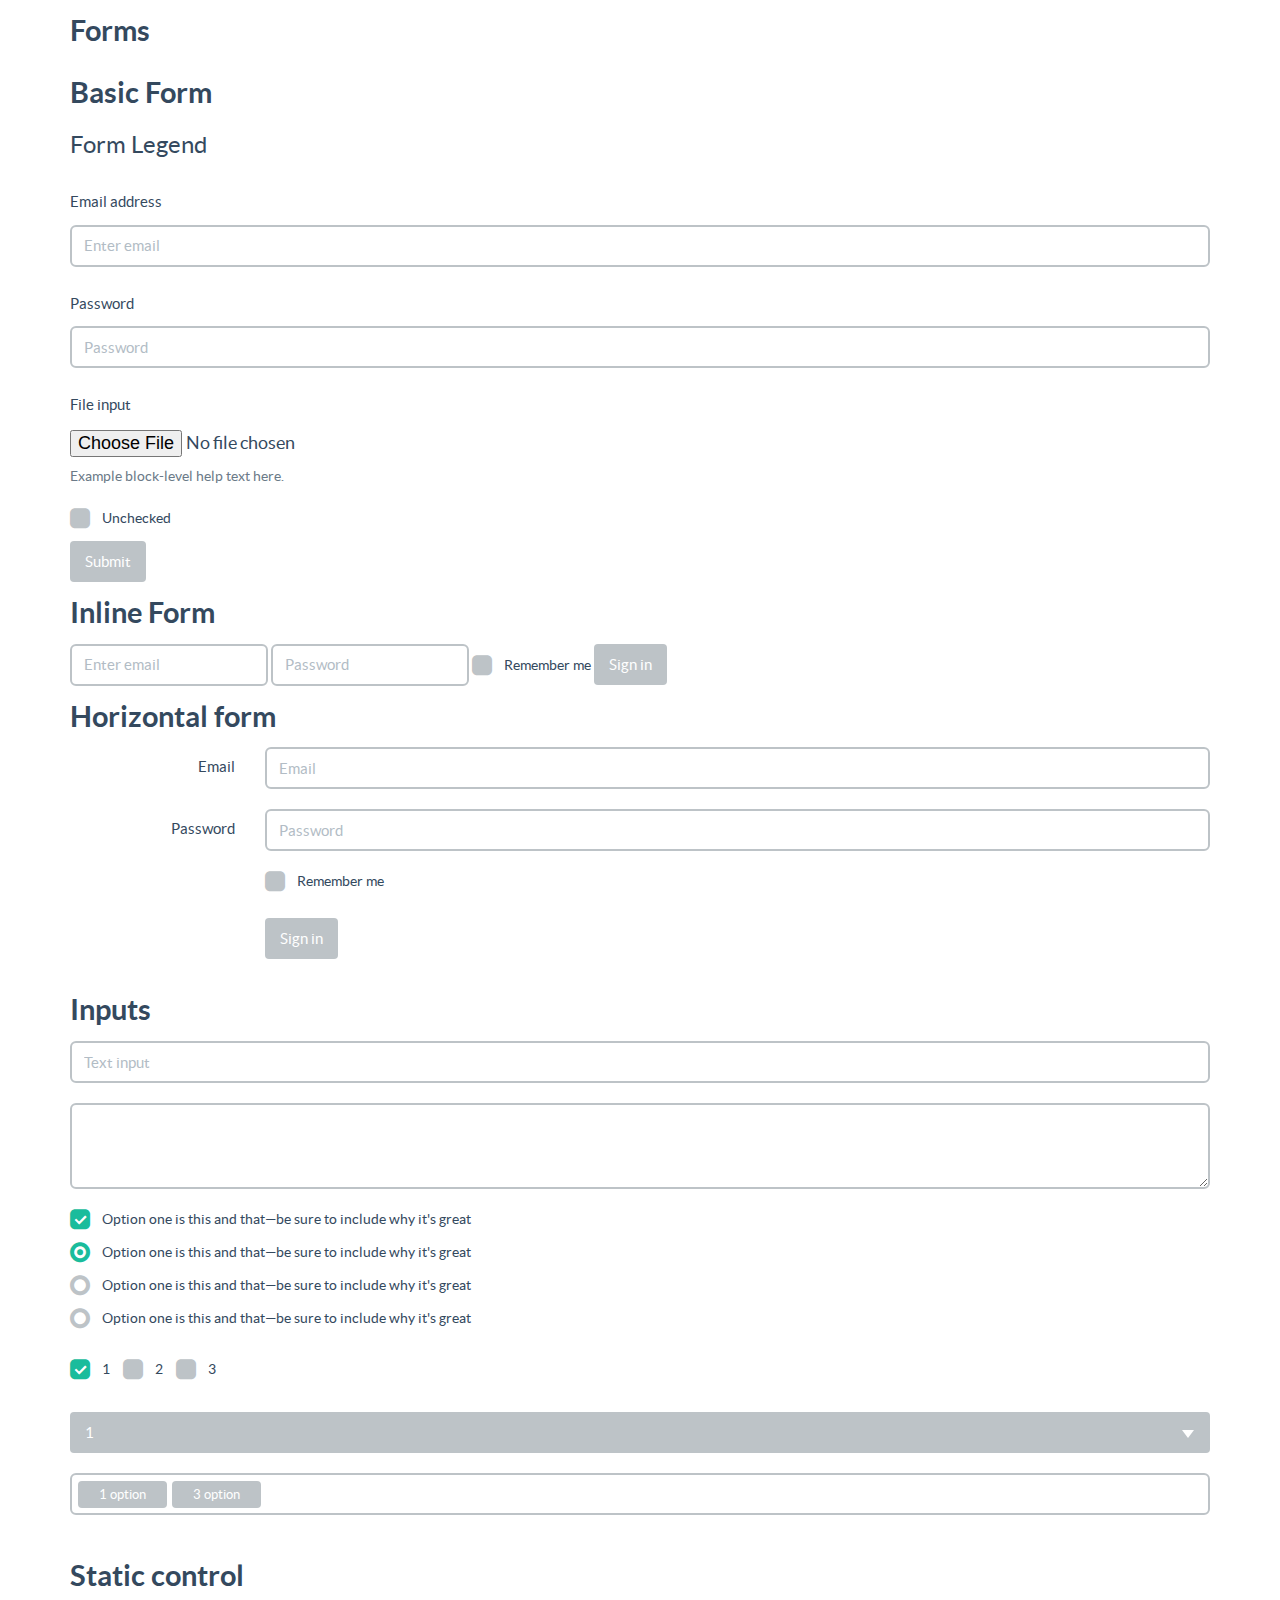
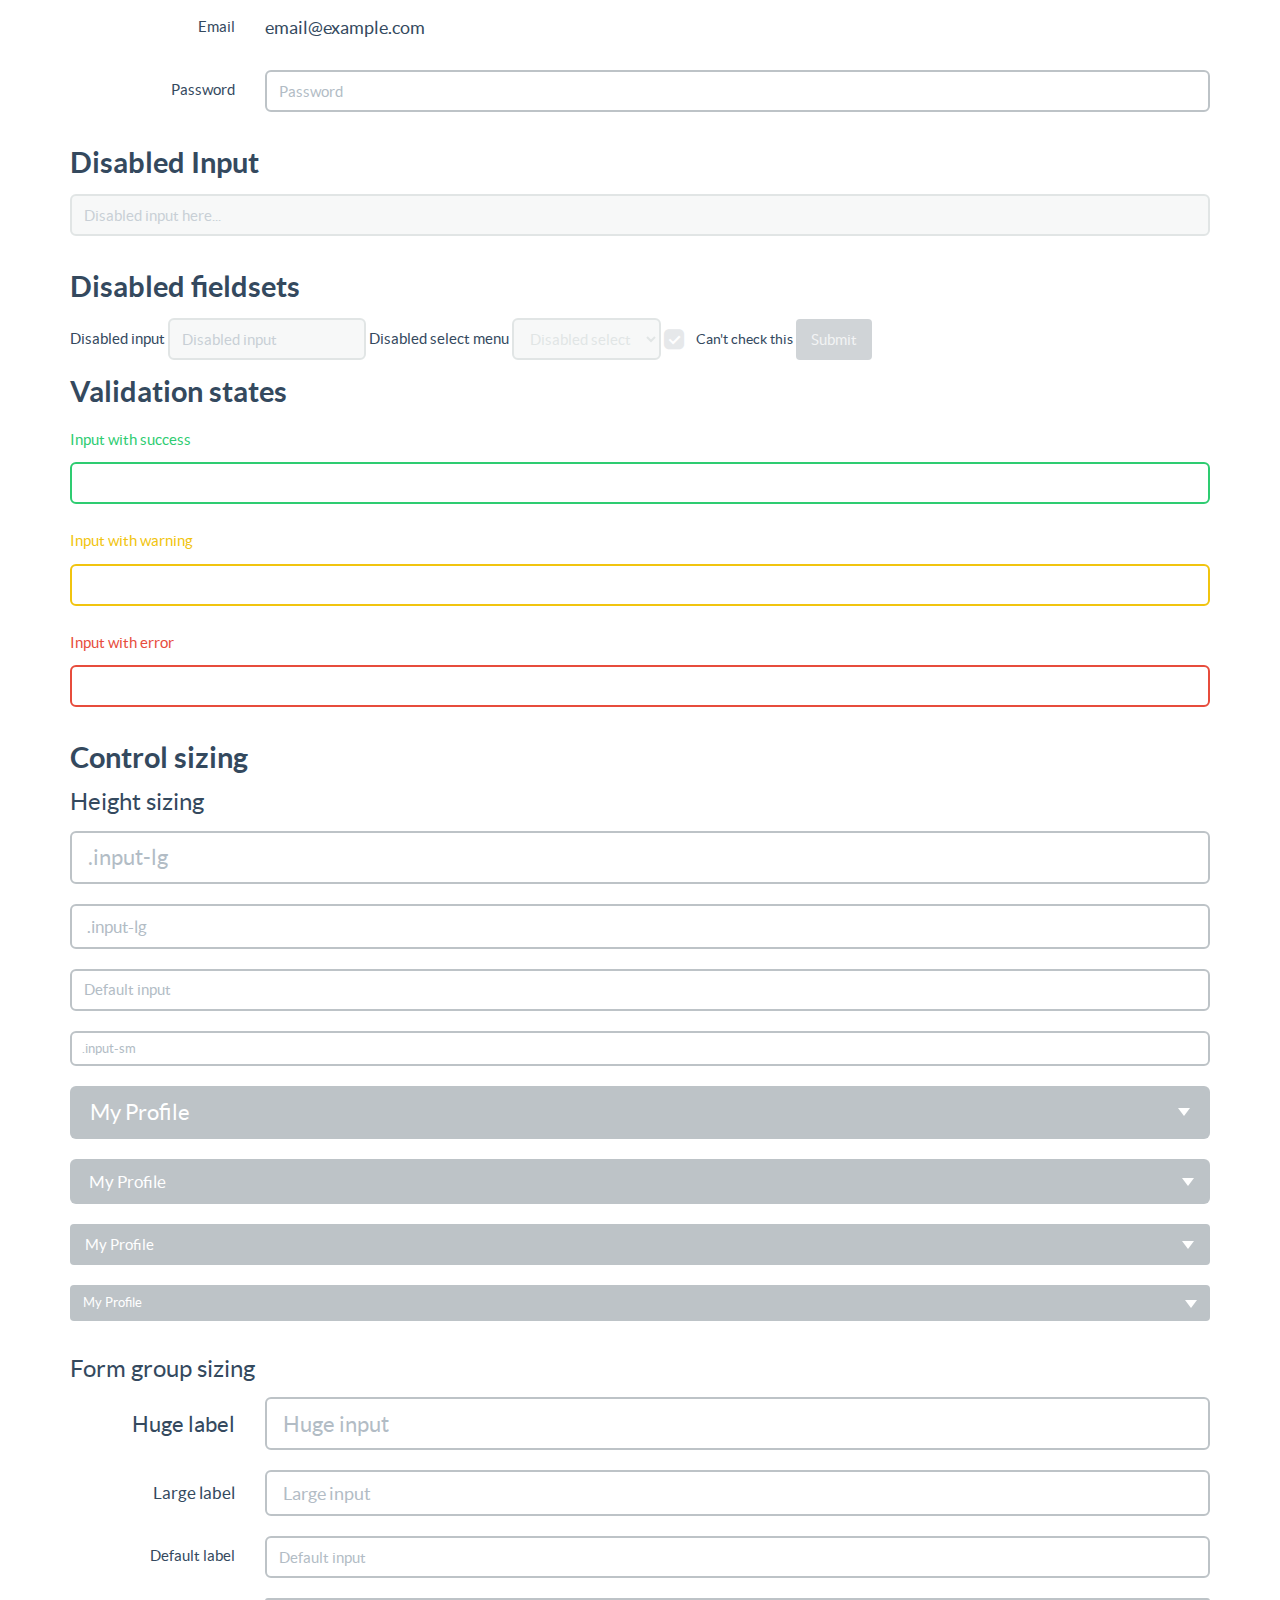
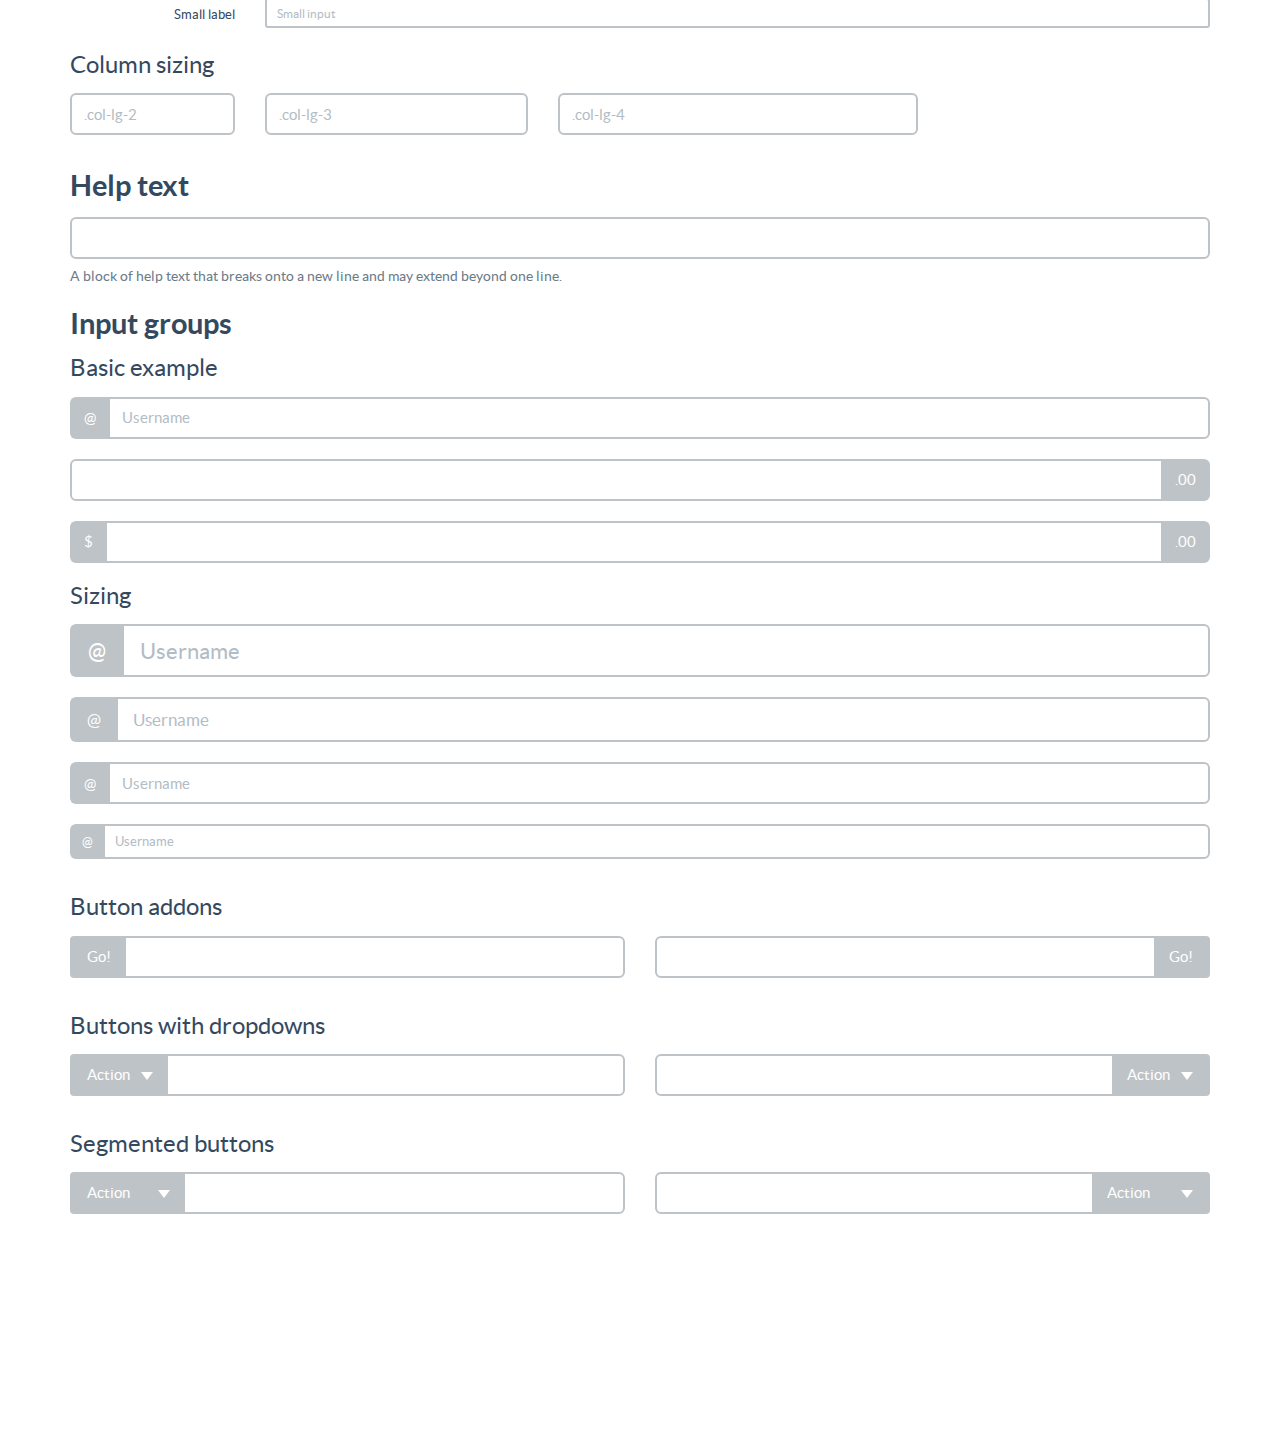
<file: dockerservice/static/docs/examples/forms.html>
<!DOCTYPE html>
<html lang="en">
  <head>
    <meta charset="utf-8">
    <title>Flat UI Free</title>
    <meta name="viewport" content="width=device-width, initial-scale=1.0">

    <!-- Loading Bootstrap -->
    <link href="../../dist/css/vendor/bootstrap.min.css" rel="stylesheet">

    <!-- Loading Flat UI -->
    <link href="../../dist/css/flat-ui.css" rel="stylesheet">

    <link rel="shortcut icon" href="../../dist/img/favicon.ico">

    <!-- HTML5 shim, for IE6-8 support of HTML5 elements. All other JS at the end of file. -->
    <!--[if lt IE 9]>
      <script src="../../dist/js/vendor/html5shiv.js"></script>
      <script src="../../dist/js/vendor/respond.min.js"></script>
    <![endif]-->
  </head>
  <body>

    <style>
      body {
        padding-bottom: 200px;
      }
    </style>

    <div class="container">
      <h4>Forms</h4>
      <div class="row">
        <div class="col-md-12">
          <h4>Basic Form</h4>
          <form role="form">
            <legend>Form Legend</legend>
            <div class="form-group">
              <label for="exampleInputEmail1">Email address</label>
              <input type="email" class="form-control" id="exampleInputEmail1" placeholder="Enter email">
            </div>
            <div class="form-group">
              <label for="exampleInputPassword1">Password</label>
              <input type="password" class="form-control" id="exampleInputPassword1" placeholder="Password">
            </div>
            <div class="form-group">
              <label for="exampleInputFile">File input</label>
              <input type="file" id="exampleInputFile">
              <p class="help-block">Example block-level help text here.</p>
            </div>
            <label class="checkbox" for="checkbox1">
              <input type="checkbox" data-toggle="checkbox" value="" id="checkbox1" required>
              Unchecked
            </label>
            <button type="submit" class="btn btn-default">Submit</button>
          </form>
        </div><!-- /.col-md-12 -->
      </div><!-- /.row -->
      <div class="row">
        <div class="col-md-12">
          <h4>Inline Form</h4>
          <form class="form-inline" role="form">
            <div class="form-group">
              <label class="sr-only" for="exampleInputEmail2">Email address</label>
              <input type="email" class="form-control" id="exampleInputEmail2" placeholder="Enter email">
            </div>
            <div class="form-group">
              <label class="sr-only" for="exampleInputPassword2">Password</label>
              <input type="password" class="form-control" id="exampleInputPassword2" placeholder="Password">
            </div>
            <div class="form-group">
              <label class="checkbox" for="checkbox2">
                <input type="checkbox" data-toggle="checkbox" value="" id="checkbox2" required>
                Remember me
              </label>
            </div>
            <button type="submit" class="btn btn-default">Sign in</button>
          </form>
        </div><!-- /.col-md-12 -->
      </div><!-- /.row -->
      <div class="row">
        <div class="col-md-12">
          <h4>Horizontal form</h4>
          <form class="form-horizontal" role="form">
            <div class="form-group">
              <label for="inputEmail1" class="col-lg-2 control-label">Email</label>
              <div class="col-lg-10">
                <input type="email" class="form-control" id="inputEmail1" placeholder="Email">
              </div>
            </div>
            <div class="form-group">
              <label for="inputPassword1" class="col-lg-2 control-label">Password</label>
              <div class="col-lg-10">
                <input type="password" class="form-control" id="inputPassword1" placeholder="Password">
              </div>
            </div>
            <div class="form-group">
              <div class="col-lg-offset-2 col-lg-10">
                <label class="checkbox" for="checkbox3">
                  <input type="checkbox" data-toggle="checkbox" value="" id="checkbox3" required>
                  Remember me
                </label>
              </div>
            </div>
            <div class="form-group">
              <div class="col-lg-offset-2 col-lg-10">
                <button type="submit" class="btn btn-default">Sign in</button>
              </div>
            </div>
          </form>
        </div><!-- /.col-md-12 -->
      </div><!-- /.row -->
      <div class="row">
        <div class="col-md-12">
          <h4>Inputs</h4>
          <form action="#" class="form">
            <div class="form-group">
              <input type="text" class="form-control" placeholder="Text input">
            </div>
            <div class="form-group">
              <textarea class="form-control" rows="3"></textarea>
            </div>
            <div class="form-group">
              <label class="checkbox" for="checkbox4">
                <input type="checkbox" data-toggle="checkbox" value="" id="checkbox4" required checked>
                 Option one is this and that&mdash;be sure to include why it's great
              </label>
              <label class="radio" for="radio4a">
                <input type="radio" name="optionsRadios" data-toggle="radio" value="" id="radio4a" required checked>
                 Option one is this and that&mdash;be sure to include why it's great
              </label>
              <label class="radio" for="radio4b">
                <input type="radio" name="optionsRadios" data-toggle="radio" value="" id="radio4b" required>
                 Option one is this and that&mdash;be sure to include why it's great
              </label>
              <label class="radio" for="radio4c">
                <input type="radio" name="optionsRadios" data-toggle="radio" value="" id="radio4c" required>
                 Option one is this and that&mdash;be sure to include why it's great
              </label>
            </div>
            <div class="form-group">
              <label class="checkbox checkbox-inline" for="checkbox5a">
                <input type="checkbox" data-toggle="checkbox" value="" id="checkbox5a" required checked> 1
              </label>
              <label class="checkbox checkbox-inline" for="checkbox5b">
                <input type="checkbox" data-toggle="checkbox" value="" id="checkbox5b" required > 2
              </label>
              <label class="checkbox checkbox-inline" for="checkbox5c">
                <input type="checkbox" data-toggle="checkbox" value="" id="checkbox5c" required > 3
              </label>
            </div>
            <div class="form-group">
              <select data-toggle="select" class="form-control select select-default">
                <option>1</option>
                <option>2</option>
                <option>3</option>
                <option>4</option>
                <option>5</option>
              </select>
            </div>
            <div class="form-group">
              <select data-toggle="select" multiple class="form-control multiselect multiselect-default mrs mbm">
                <option value="0" selected>1 option</option>
                <option value="1">2 option</option>
                <option value="2" selected>3 option</option>
                <option value="3">4 option</option>
                <option value="4">5 option</option>
              </select>
            </div>
          </form>
        </div>
      </div><!-- /.row -->
      <div class="row">
        <div class="col-md-12">
          <h4>Static control</h4>
          <form class="form-horizontal" role="form">
            <div class="form-group">
              <label class="col-lg-2 control-label">Email</label>
              <div class="col-lg-10">
                <p class="form-control-static">email@example.com</p>
              </div>
            </div>
            <div class="form-group">
              <label for="inputPassword" class="col-lg-2 control-label">Password</label>
              <div class="col-lg-10">
                <input type="password" class="form-control" id="inputPassword" placeholder="Password">
              </div>
            </div>
          </form>
        </div>
      </div><!-- /.row -->
      <div class="row">
        <div class="col-md-12">
          <h4>Disabled Input</h4>
          <form action="#" class="form">
            <div class="form-group">
              <input class="form-control" id="disabledInput" type="text" placeholder="Disabled input here..." disabled>
            </div>
          </form>
        </div>
      </div><!-- /.row -->
      <div class="row">
        <div class="col-md-12">
          <h4>Disabled fieldsets</h4>
          <form class="form-inline" role="form">
            <fieldset disabled>
              <div class="form-group">
                <label for="disabledTextInput">Disabled input</label>
                <input type="text" id="disabledTextInput" class="form-control" placeholder="Disabled input">
              </div>
              <div class="form-group">
                <label for="disabledSelect">Disabled select menu</label>
                <select id="disabledSelect" class="form-control">
                  <option>Disabled select</option>
                </select>
              </div>
              <label class="checkbox checkbox-inline" for="checkbox6">
                <input type="checkbox" data-toggle="checkbox" value="" id="checkbox6" required checked> Can't check this
              </label>
              <button type="submit" class="btn btn-primary">Submit</button>
            </fieldset>
          </form>
        </div>
      </div><!-- /.row -->
      <div class="row">
        <div class="col-md-12">
          <h4>Validation states</h4>
          <div class="form-group has-success">
            <label class="control-label" for="inputSuccess">Input with success</label>
            <input type="text" class="form-control" id="inputSuccess">
          </div>
          <div class="form-group has-warning">
            <label class="control-label" for="inputWarning">Input with warning</label>
            <input type="text" class="form-control" id="inputWarning">
          </div>
          <div class="form-group has-error">
            <label class="control-label" for="inputError">Input with error</label>
            <input type="text" class="form-control" id="inputError">
          </div>
        </div>
      </div><!-- /.row -->
      <div class="row">
        <div class="col-md-12">
          <h4>Control sizing</h4>
          <h6>Height sizing</h6>
          <div class="form-group">
            <input class="form-control input-hg" type="text" placeholder=".input-lg">
          </div>
          <div class="form-group">
            <input class="form-control input-lg" type="text" placeholder=".input-lg">
          </div>
          <div class="form-group">
            <input class="form-control" type="text" placeholder="Default input">
          </div>
          <div class="form-group">
            <input class="form-control input-sm" type="text" placeholder=".input-sm">
          </div>

          <div class="form-group">
            <select data-toggle="select" class="form-control select select-default select-hg">
              <optgroup label="Profile">
                <option value="0">My Profile</option>
                <option value="1">My Friends</option>
              </optgroup>
              <optgroup label="System">
                <option value="2">Messages</option>
                <option value="3">My Settings</option>
                <option value="4" class="highlighted">Logout</option>
              </optgroup>
            </select>
          </div>
          <div class="form-group">
            <select data-toggle="select" class="form-control select select-default select-lg">
              <optgroup label="Profile">
                <option value="0">My Profile</option>
                <option value="1">My Friends</option>
              </optgroup>
              <optgroup label="System">
                <option value="2">Messages</option>
                <option value="3">My Settings</option>
                <option value="4" class="highlighted">Logout</option>
              </optgroup>
            </select>
          </div>
          <div class="form-group">
            <select data-toggle="select" class="form-control select select-default">
              <optgroup label="Profile">
                <option value="0">My Profile</option>
                <option value="1">My Friends</option>
              </optgroup>
              <optgroup label="System">
                <option value="2">Messages</option>
                <option value="3">My Settings</option>
                <option value="4" class="highlighted">Logout</option>
              </optgroup>
            </select>
          </div>
          <div class="form-group">
            <select data-toggle="select" class="form-control select select-default select-sm">
              <optgroup label="Profile">
                <option value="0">My Profile</option>
                <option value="1">My Friends</option>
              </optgroup>
              <optgroup label="System">
                <option value="2">Messages</option>
                <option value="3">My Settings</option>
                <option value="4" class="highlighted">Logout</option>
              </optgroup>
            </select>
          </div>
        </div>
      </div>
      <h6>Form group sizing</h6>
      <form class="form-horizontal" role="form">
        <div class="form-group form-group-hg">
          <label class="col-sm-2 control-label" for="formGroupInputHuge">Huge label</label>
          <div class="col-sm-10">
            <input class="form-control" type="text" id="formGroupInputHuge" placeholder="Huge input">
          </div>
        </div>
        <div class="form-group form-group-lg">
          <label class="col-sm-2 control-label" for="formGroupInputLarge">Large label</label>
          <div class="col-sm-10">
            <input class="form-control" type="text" id="formGroupInputLarge" placeholder="Large input">
          </div>
        </div>
        <div class="form-group">
          <label class="col-sm-2 control-label" for="formGroupInputDefault">Default label</label>
          <div class="col-sm-10">
            <input class="form-control" type="text" id="formGroupInputDefault" placeholder="Default input">
          </div>
        </div>
        <div class="form-group form-group-sm">
          <label class="col-sm-2 control-label" for="formGroupInputSmall">Small label</label>
          <div class="col-sm-10">
            <input class="form-control" type="text" id="formGroupInputSmall" placeholder="Small input">
          </div>
        </div>
      </form>
      <h6>Column sizing</h6>
      <div class="row">
        <div class="col-lg-2">
          <div class="form-group">
            <input type="text" class="form-control" placeholder=".col-lg-2">
          </div><!-- /.form-group -->
        </div>
        <div class="col-lg-3">
          <div class="form-group">
            <input type="text" class="form-control" placeholder=".col-lg-3">
          </div><!-- /.form-group -->
        </div>
        <div class="col-lg-4">
          <div class="form-group">
            <input type="text" class="form-control" placeholder=".col-lg-4">
          </div><!-- /.form-group -->
        </div>
      </div>
      <div class="row">
        <div class="col-md-12">
          <h4>Help text</h4>
          <form class="form">
            <input type="text" class="form-control">
            <span class="help-block">A block of help text that breaks onto a new line and may extend beyond one line.</span>
          </form>
        </div>
      </div>
      <div class="row">
        <div class="col-md-12">
          <h4>Input groups</h4>
          <h6>Basic example</h6>
          <div class="form-group">
            <div class="input-group">
              <span class="input-group-addon">@</span>
              <input type="text" class="form-control" placeholder="Username">
            </div>
          </div>
          <div class="form-group">
            <div class="input-group">
              <input type="text" class="form-control">
              <span class="input-group-addon">.00</span>
            </div>
          </div>
          <div class="form-group">
            <div class="input-group">
              <span class="input-group-addon">$</span>
              <input type="text" class="form-control">
              <span class="input-group-addon">.00</span>
            </div>
          </div>
          <h6>Sizing</h6>
          <div class="form-group">
            <div class="input-group input-group-hg">
              <span class="input-group-addon">@</span>
              <input type="text" class="form-control input-hg" placeholder="Username">
            </div>
          </div>
          <div class="form-group">
            <div class="input-group input-group-lg">
              <span class="input-group-addon">@</span>
              <input type="text" class="form-control input-lg" placeholder="Username">
            </div>
          </div>

          <div class="form-group">
            <div class="input-group">
              <span class="input-group-addon">@</span>
              <input type="text" class="form-control" placeholder="Username">
            </div>
          </div>

          <div class="form-group">
            <div class="input-group input-group-sm">
              <span class="input-group-addon">@</span>
              <input type="text" class="form-control" placeholder="Username">
            </div>
          </div>

        </div>
      </div><!-- /.row -->
      <h6>Button addons</h6>
      <div class="row">
        <div class="col-lg-6">
          <div class="form-group">
            <div class="input-group">
              <span class="input-group-btn">
                <button class="btn btn-default" type="button">Go!</button>
              </span>
              <input type="text" class="form-control">
            </div><!-- /input-group -->
          </div>
        </div><!-- /.col-lg-6 -->
        <div class="col-lg-6">
          <div class="form-group">
            <div class="input-group">
              <input type="text" class="form-control">
              <span class="input-group-btn">
                <button class="btn btn-default" type="button">Go!</button>
              </span>
            </div><!-- /input-group -->
          </div><!-- /.form-group -->
        </div><!-- /.col-lg-6 -->
      </div><!-- /.row -->
      <h6>Buttons with dropdowns</h6>
      <div class="row">
        <div class="col-lg-6">
          <div class="form-group">
            <div class="input-group">
              <div class="input-group-btn">
                <button type="button" class="btn btn-default dropdown-toggle" data-toggle="dropdown">Action <span class="caret"></span></button>
                <ul class="dropdown-menu">
                  <li><a href="#">Action</a></li>
                  <li><a href="#">Another action</a></li>
                  <li><a href="#">Something else here</a></li>
                  <li class="divider"></li>
                  <li><a href="#">Separated link</a></li>
                </ul>
              </div><!-- /btn-group -->
              <input type="text" class="form-control">
            </div><!-- /input-group -->
          </div><!-- /.form-group -->
        </div><!-- /.col-lg-6 -->
        <div class="col-lg-6">
          <div class="form-group">
            <div class="input-group">
              <input type="text" class="form-control">
              <div class="input-group-btn">
                <button type="button" class="btn btn-default dropdown-toggle" data-toggle="dropdown">Action <span class="caret"></span></button>
                <ul class="dropdown-menu pull-right">
                  <li><a href="#">Action</a></li>
                  <li><a href="#">Another action</a></li>
                  <li><a href="#">Something else here</a></li>
                  <li class="divider"></li>
                  <li><a href="#">Separated link</a></li>
                </ul>
              </div><!-- /btn-group -->
            </div><!-- /input-group -->
          </div><!-- /.form-group -->
        </div><!-- /.col-lg-6 -->
      </div><!-- /.row -->
      <h6>Segmented buttons</h6>
      <div class="row">
        <div class="col-lg-6">
          <div class="form-group">
            <div class="input-group">
              <div class="input-group-btn">
                <button tabindex="-1" class="btn btn-default" type="button">Action</button>
                <button tabindex="-1" data-toggle="dropdown" class="btn btn-default dropdown-toggle" type="button">
                  <span class="caret"></span>
                </button>
                <ul role="menu" class="dropdown-menu">
                  <li><a href="#">Action</a></li>
                  <li><a href="#">Another action</a></li>
                  <li><a href="#">Something else here</a></li>
                  <li class="divider"></li>
                  <li><a href="#">Separated link</a></li>
                </ul>
              </div>
              <input type="text" class="form-control">
            </div><!-- /.input-group -->
          </div><!-- /.form-group -->
        </div><!-- /.col-lg-6 -->
        <div class="col-lg-6">
          <div class="form-group">
            <div class="input-group">
              <input type="text" class="form-control">
              <div class="input-group-btn">
                <button tabindex="-1" class="btn btn-default" type="button">Action</button>
                <button tabindex="-1" data-toggle="dropdown" class="btn btn-default dropdown-toggle" type="button">
                  <span class="caret"></span>
                </button>
                <ul role="menu" class="dropdown-menu pull-right">
                  <li><a href="#">Action</a></li>
                  <li><a href="#">Another action</a></li>
                  <li><a href="#">Something else here</a></li>
                  <li class="divider"></li>
                  <li><a href="#">Separated link</a></li>
                </ul>
              </div>
            </div><!-- /.input-group -->
          </div><!-- /.form-group -->
        </div><!-- /.col-lg-6 -->
      </div><!-- /.row -->
    </div><!-- /.container -->

    <!-- jQuery (necessary for Bootstrap's JavaScript plugins) -->
    <script src="../../dist/js/vendor/jquery.min.js"></script>
    <!-- Include all compiled plugins (below), or include individual files as needed -->
    <script src="../../dist/js/flat-ui.min.js"></script>

    <script src="../assets/js/application.js"></script>

  </body>
</html>
</file>
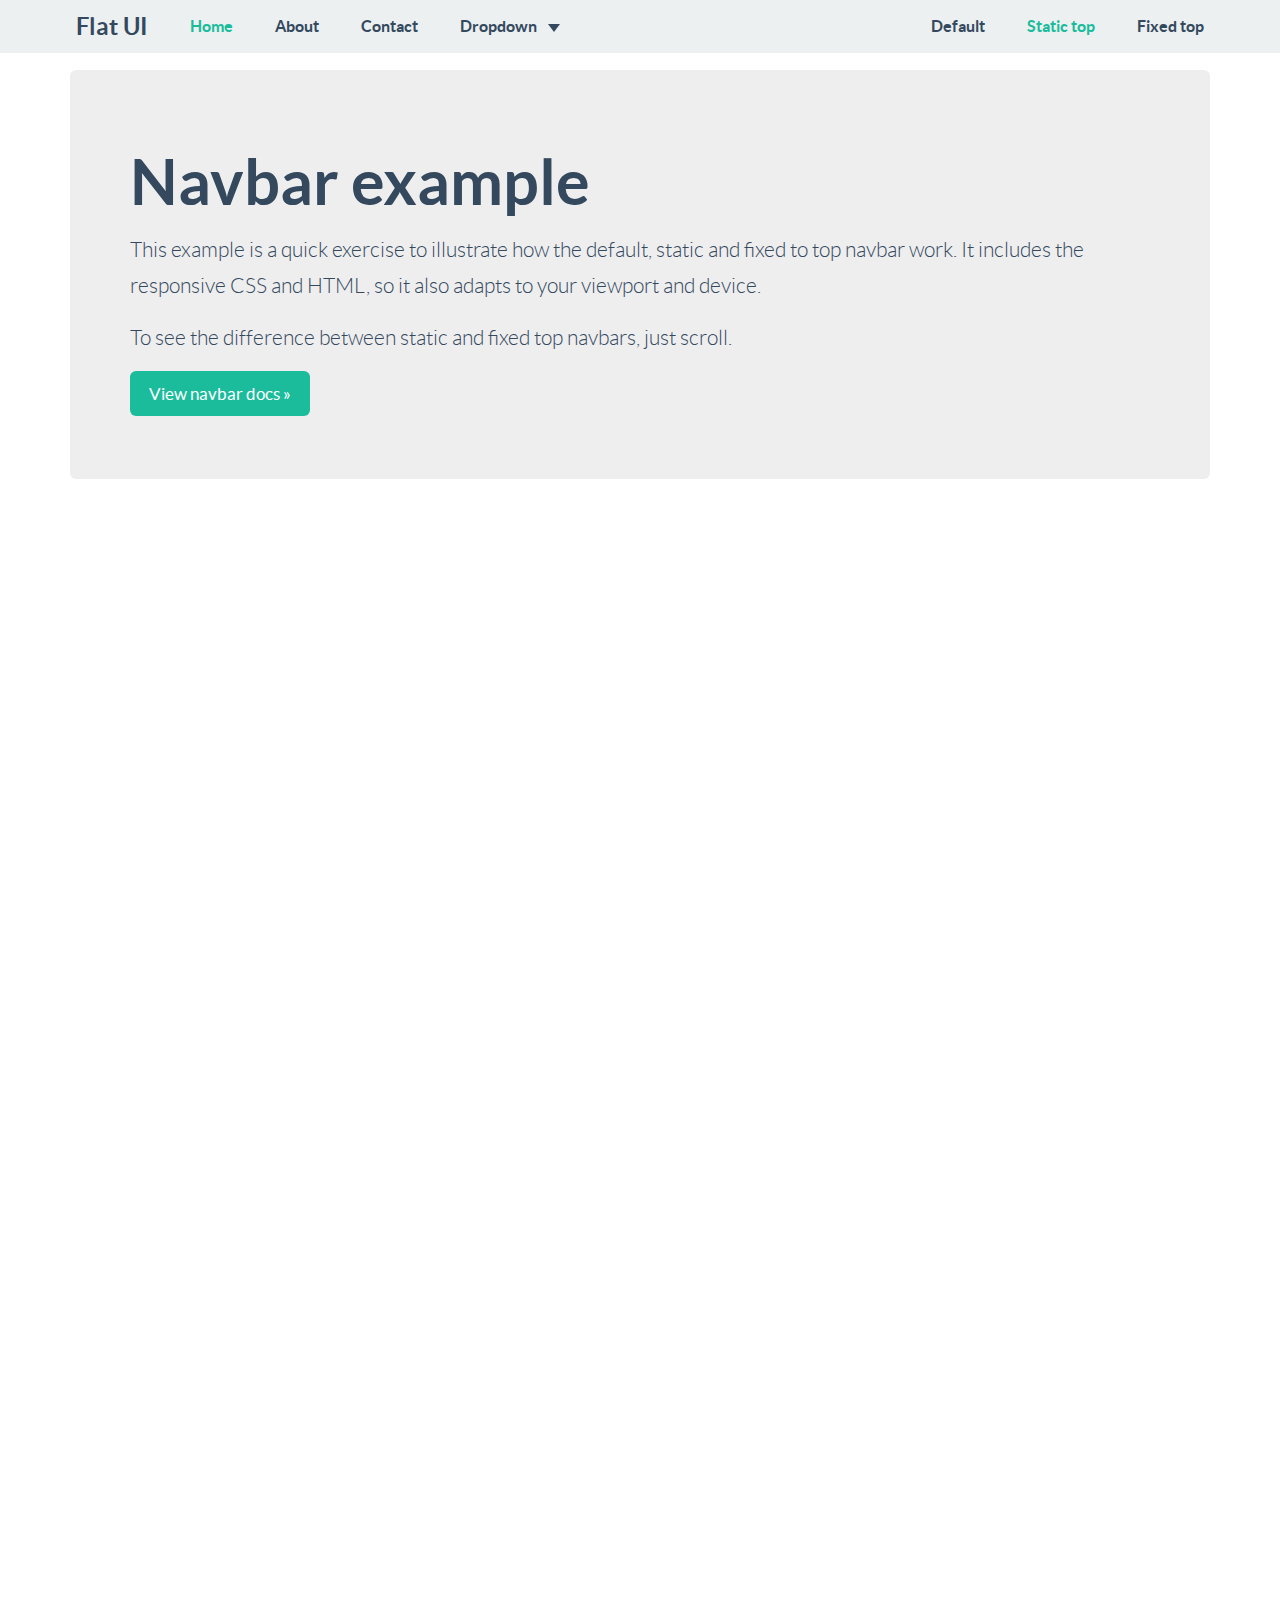
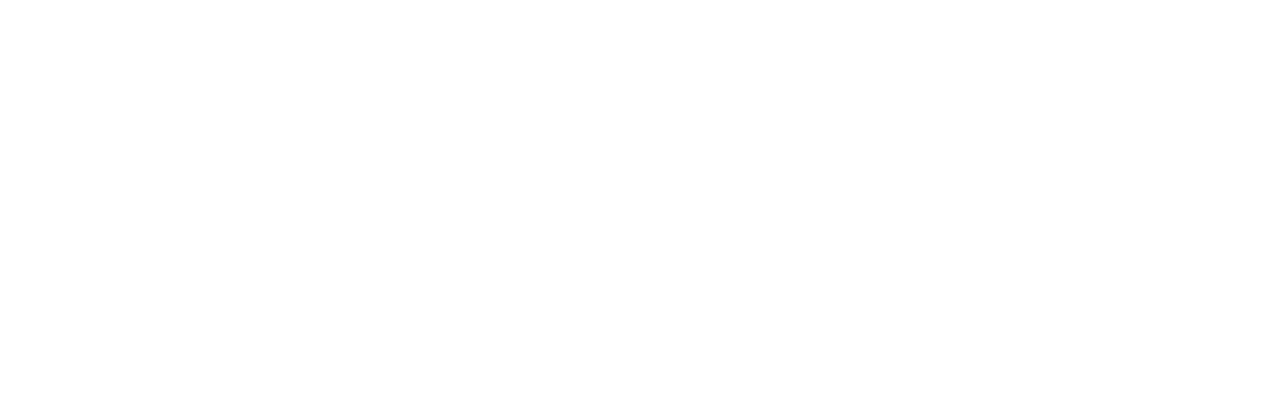
<file: dockerservice/static/docs/examples/navbar-fixed-top.html>
<!DOCTYPE html>
<html lang="en">
  <head>
    <meta charset="utf-8">
    <title>Flat UI Free</title>
    <meta name="viewport" content="width=device-width, initial-scale=1.0">

    <!-- Loading Bootstrap -->
    <link href="../../dist/css/vendor/bootstrap.min.css" rel="stylesheet">

    <!-- Loading Flat UI -->
    <link href="../../dist/css/flat-ui.css" rel="stylesheet">

    <link rel="shortcut icon" href="../../dist/img/favicon.ico">

    <!-- HTML5 shim, for IE6-8 support of HTML5 elements. All other JS at the end of file. -->
    <!--[if lt IE 9]>
      <script src="../../dist/js/vendor/html5shiv.js"></script>
      <script src="../../dist/js/vendor/respond.min.js"></script>
    <![endif]-->
  </head>
  <body>
    <style>
      body {
        min-height: 2000px;
        padding-top: 70px;
      }
    </style>

    <!-- Static navbar -->
    <div class="navbar navbar-default navbar-fixed-top" role="navigation">
      <div class="container">
        <div class="navbar-header">
          <button type="button" class="navbar-toggle" data-toggle="collapse" data-target=".navbar-collapse">
            <span class="sr-only">Toggle navigation</span>
          </button>
          <a class="navbar-brand" href="#">Flat UI</a>
        </div>
        <div class="navbar-collapse collapse">
          <ul class="nav navbar-nav">
            <li class="active"><a href="#">Home</a></li>
            <li><a href="#about">About</a></li>
            <li><a href="#contact">Contact</a></li>
            <li class="dropdown">
              <a href="#" class="dropdown-toggle" data-toggle="dropdown">Dropdown <b class="caret"></b></a>
              <ul class="dropdown-menu">
                <li><a href="#">Action</a></li>
                <li><a href="#">Another action</a></li>
                <li><a href="#">Something else here</a></li>
                <li class="divider"></li>
                <li class="dropdown-header">Nav header</li>
                <li><a href="#">Separated link</a></li>
                <li><a href="#">One more separated link</a></li>
              </ul>
            </li>
          </ul>
          <ul class="nav navbar-nav navbar-right">
            <li><a href="../navbar/">Default</a></li>
            <li class="active"><a href="./">Static top</a></li>
            <li><a href="../navbar-fixed-top/">Fixed top</a></li>
          </ul>
        </div><!--/.nav-collapse -->
      </div>
    </div>


    <div class="container">

      <!-- Main component for a primary marketing message or call to action -->
      <div class="jumbotron">
        <h1>Navbar example</h1>
        <p>This example is a quick exercise to illustrate how the default, static and fixed to top navbar work. It includes the responsive CSS and HTML, so it also adapts to your viewport and device.</p>
        <p>To see the difference between static and fixed top navbars, just scroll.</p>
        <p>
          <a class="btn btn-lg btn-primary" href="../../components/#navbar" role="button">View navbar docs &raquo;</a>
        </p>
      </div>

    </div> <!-- /container -->

    <!-- jQuery (necessary for Bootstrap's JavaScript plugins) -->
    <script src="../../dist/js/vendor/jquery.min.js"></script>
    <!-- Include all compiled plugins (below), or include individual files as needed -->
    <script src="../../dist/js/flat-ui.min.js"></script>

    <script src="../assets/js/application.js"></script>

  </body>
</html>
</file>
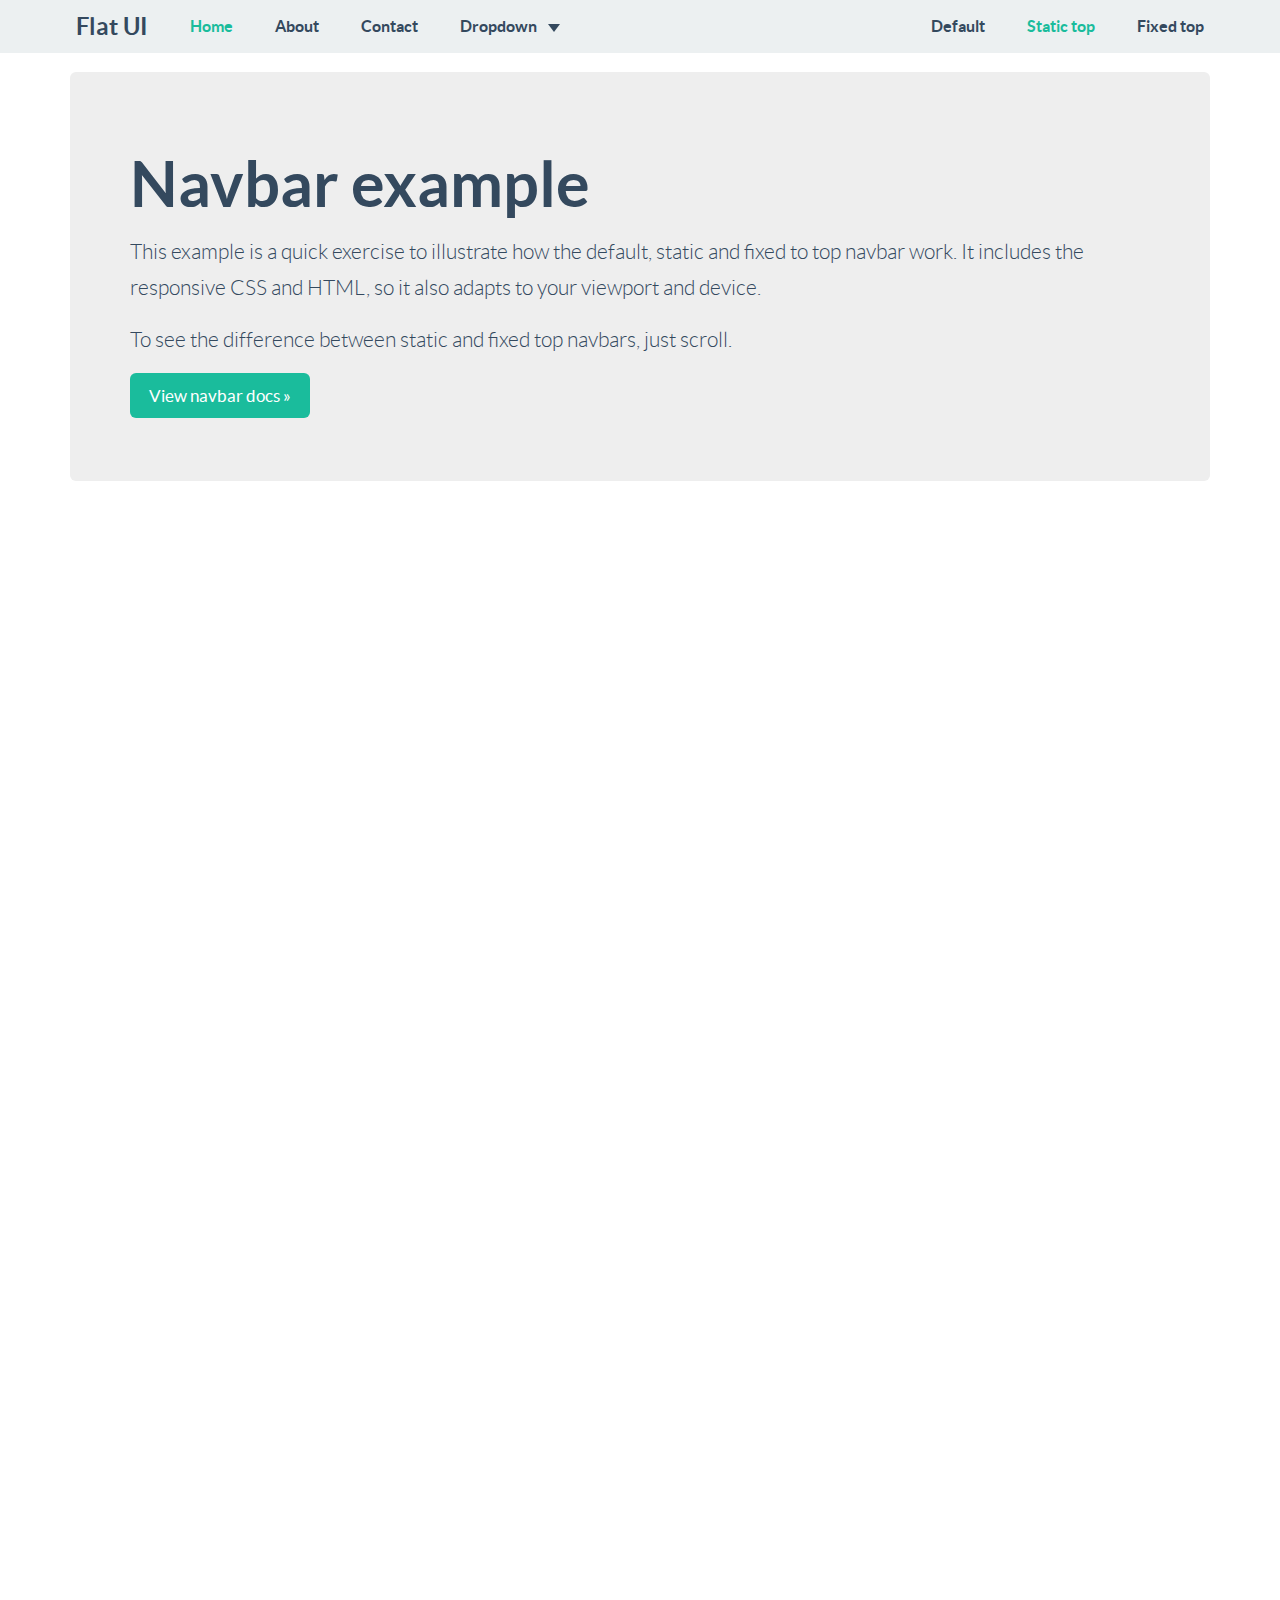
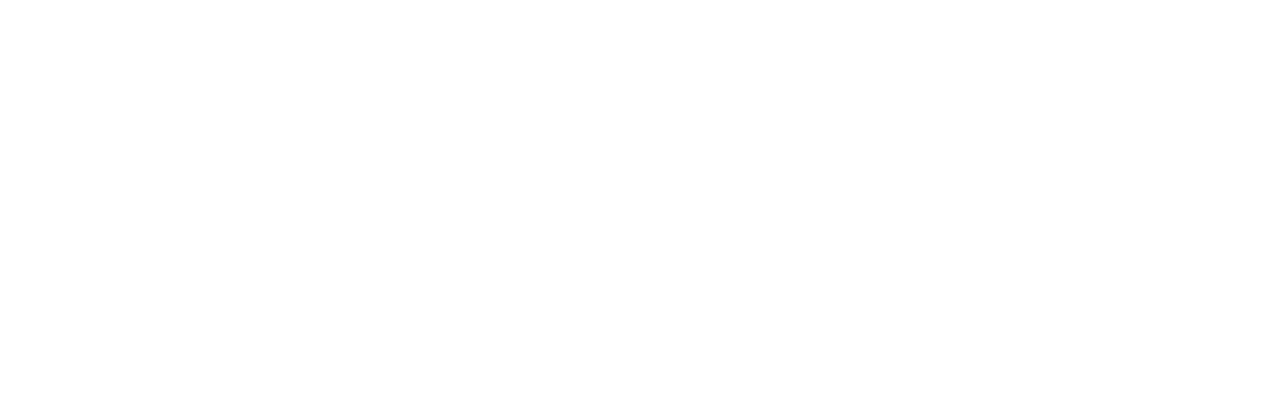
<file: dockerservice/static/docs/examples/navbar-static-top.html>
<!DOCTYPE html>
<html lang="en">
  <head>
    <meta charset="utf-8">
    <title>Flat UI Free</title>
    <meta name="viewport" content="width=device-width, initial-scale=1.0">

    <!-- Loading Bootstrap -->
    <link href="../../dist/css/vendor/bootstrap.min.css" rel="stylesheet">

    <!-- Loading Flat UI -->
    <link href="../../dist/css/flat-ui.css" rel="stylesheet">

    <link rel="shortcut icon" href="../../dist/img/favicon.ico">

    <!-- HTML5 shim, for IE6-8 support of HTML5 elements. All other JS at the end of file. -->
    <!--[if lt IE 9]>
      <script src="../../dist/js/vendor/html5shiv.js"></script>
      <script src="../../dist/js/vendor/respond.min.js"></script>
    <![endif]-->
  </head>
  <body>
    <style>
      body {
        min-height: 2000px;
      }

      .navbar-static-top {
        margin-bottom: 19px;
      }
    </style>

    <!-- Static navbar -->
    <div class="navbar navbar-default navbar-static-top" role="navigation">
      <div class="container">
        <div class="navbar-header">
          <button type="button" class="navbar-toggle" data-toggle="collapse" data-target=".navbar-collapse">
            <span class="sr-only">Toggle navigation</span>
          </button>
          <a class="navbar-brand" href="#">Flat UI</a>
        </div>
        <div class="navbar-collapse collapse">
          <ul class="nav navbar-nav">
            <li class="active"><a href="#">Home</a></li>
            <li><a href="#about">About</a></li>
            <li><a href="#contact">Contact</a></li>
            <li class="dropdown">
              <a href="#" class="dropdown-toggle" data-toggle="dropdown">Dropdown <b class="caret"></b></a>
              <ul class="dropdown-menu">
                <li><a href="#">Action</a></li>
                <li><a href="#">Another action</a></li>
                <li><a href="#">Something else here</a></li>
                <li class="divider"></li>
                <li class="dropdown-header">Nav header</li>
                <li><a href="#">Separated link</a></li>
                <li><a href="#">One more separated link</a></li>
              </ul>
            </li>
          </ul>
          <ul class="nav navbar-nav navbar-right">
            <li><a href="../navbar/">Default</a></li>
            <li class="active"><a href="./">Static top</a></li>
            <li><a href="../navbar-fixed-top/">Fixed top</a></li>
          </ul>
        </div><!--/.nav-collapse -->
      </div>
    </div>


    <div class="container">

      <!-- Main component for a primary marketing message or call to action -->
      <div class="jumbotron">
        <h1>Navbar example</h1>
        <p>This example is a quick exercise to illustrate how the default, static and fixed to top navbar work. It includes the responsive CSS and HTML, so it also adapts to your viewport and device.</p>
        <p>To see the difference between static and fixed top navbars, just scroll.</p>
        <p>
          <a class="btn btn-lg btn-primary" href="../../components/#navbar" role="button">View navbar docs &raquo;</a>
        </p>
      </div>

    </div> <!-- /container -->

    <!-- jQuery (necessary for Bootstrap's JavaScript plugins) -->
    <script src="../../dist/js/vendor/jquery.min.js"></script>
    <!-- Include all compiled plugins (below), or include individual files as needed -->
    <script src="../../dist/js/flat-ui.min.js"></script>

    <script src="../assets/js/application.js"></script>

  </body>
</html>
</file>
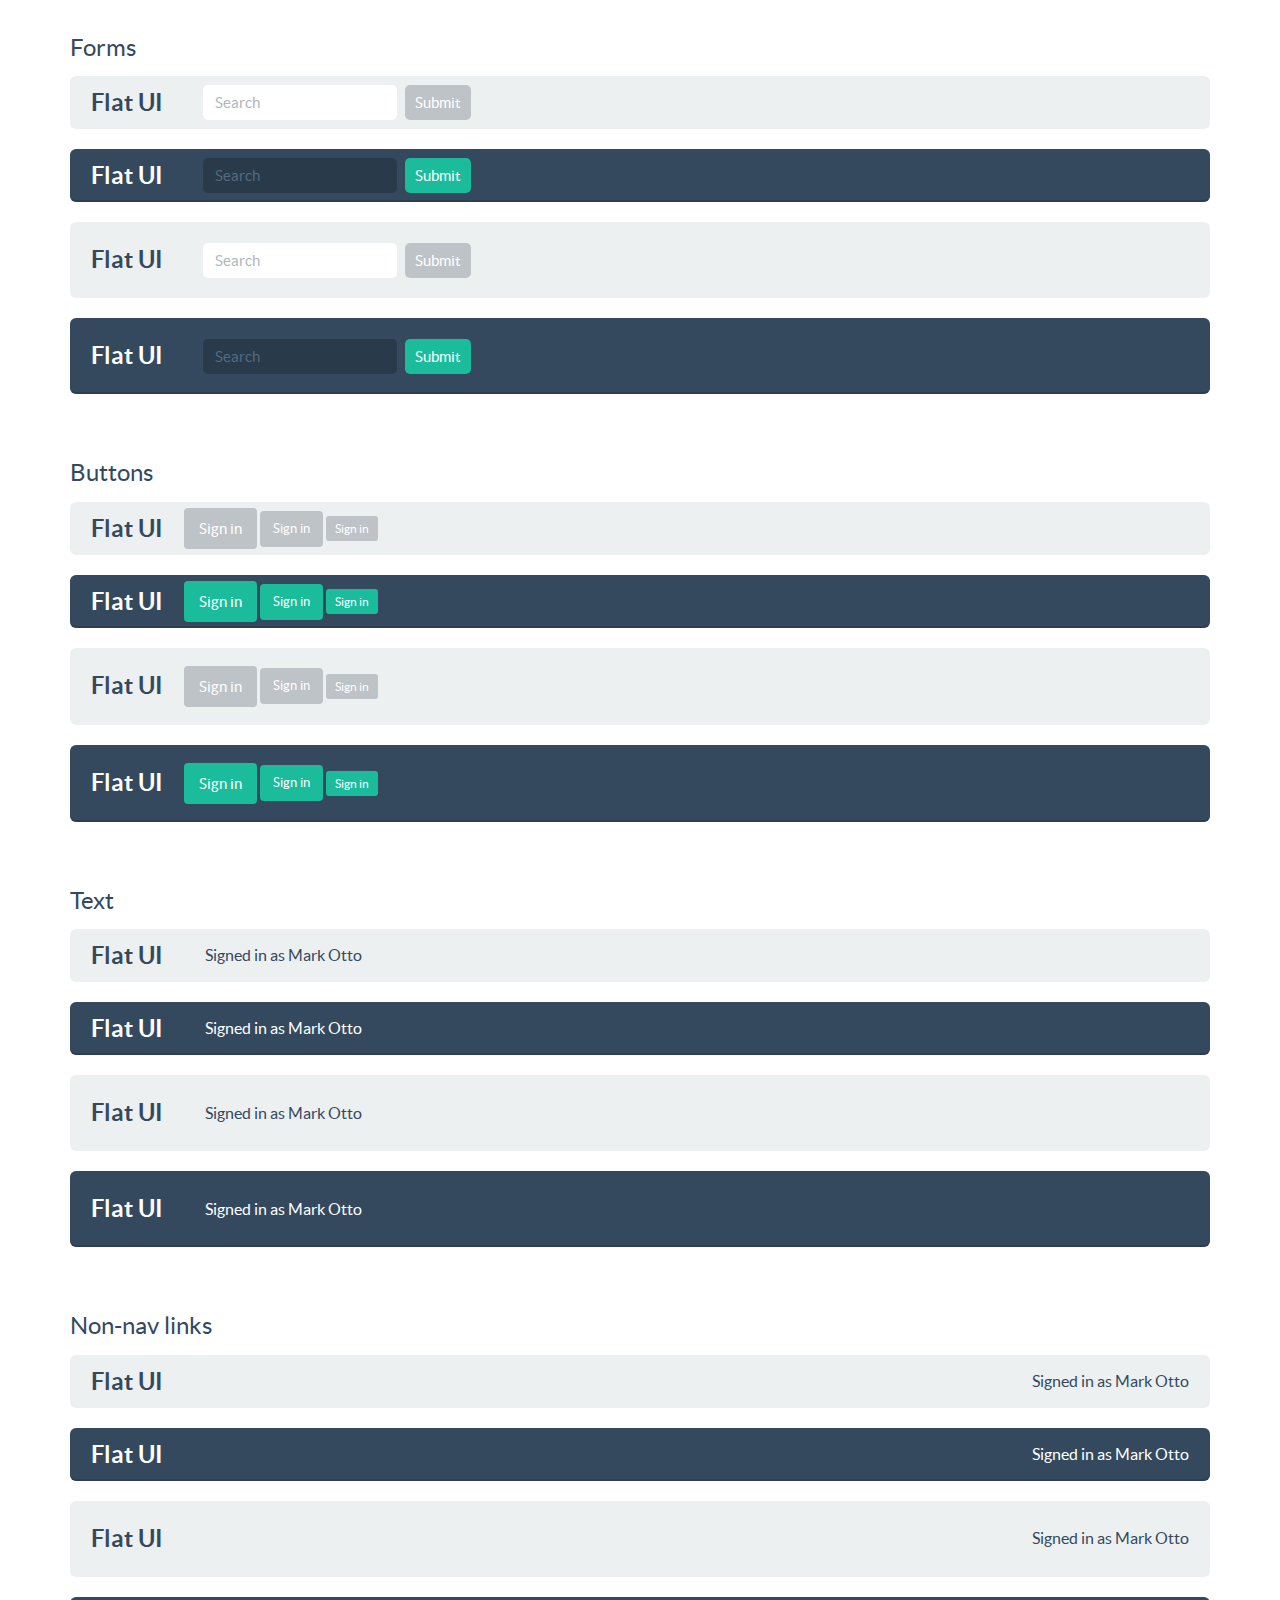
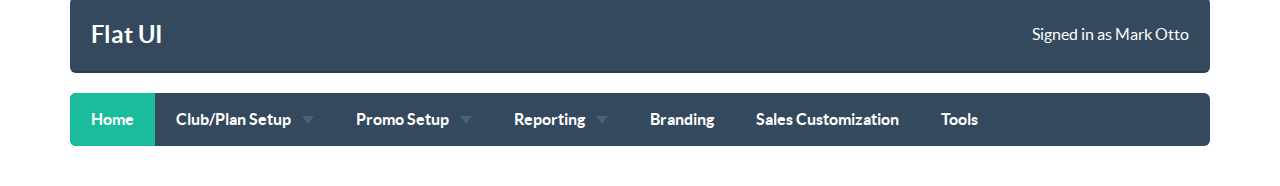
<file: dockerservice/static/docs/examples/navbars-with-elements.html>
<!DOCTYPE html>
<html lang="en">
  <head>
    <meta charset="utf-8">
    <title>Flat UI Free</title>
    <meta name="viewport" content="width=device-width, initial-scale=1.0">

    <!-- Loading Bootstrap -->
    <link href="../../dist/css/vendor/bootstrap.min.css" rel="stylesheet">

    <!-- Loading Flat UI -->
    <link href="../../dist/css/flat-ui.css" rel="stylesheet">

    <link rel="shortcut icon" href="../../dist/img/favicon.ico">

    <!-- HTML5 shim, for IE6-8 support of HTML5 elements. All other JS at the end of file. -->
    <!--[if lt IE 9]>
      <script src="../../dist/js/vendor/html5shiv.js"></script>
      <script src="../../dist/js/vendor/respond.min.js"></script>
    <![endif]-->
  </head>
  <body>
    <style>
      body {
          padding-bottom: 20px;
          padding-top: 20px;
      }
      .navbar {
          margin-bottom: 20px;
      }
    </style>
    <div class="container">
      <h6>Forms</h6>
      <nav role="navigation" class="navbar navbar-default">
        <div class="navbar-header">
          <button data-target="#bs-example-navbar-collapse-2" data-toggle="collapse" class="navbar-toggle" type="button">
            <span class="sr-only">Toggle navigation</span>
            <span class="icon-bar"></span>
            <span class="icon-bar"></span>
            <span class="icon-bar"></span>
          </button>
          <a href="#" class="navbar-brand">Flat UI</a>
        </div>
        <div id="bs-example-navbar-collapse-2" class="collapse navbar-collapse">
          <form role="search" class="navbar-form navbar-left">
            <div class="form-group">
              <input type="text" placeholder="Search" class="form-control">
            </div>
            <button class="btn btn-default" type="submit">Submit</button>
          </form>
        </div>
      </nav>
      <nav role="navigation" class="navbar navbar-inverse navbar-embossed">
        <div class="navbar-header">
          <button data-target="#bs-example-navbar-collapse-3" data-toggle="collapse" class="navbar-toggle" type="button">
            <span class="sr-only">Toggle navigation</span>
            <span class="icon-bar"></span>
            <span class="icon-bar"></span>
            <span class="icon-bar"></span>
          </button>
          <a href="#" class="navbar-brand">Flat UI</a>
        </div>
        <div id="bs-example-navbar-collapse-3" class="collapse navbar-collapse">
          <form role="search" class="navbar-form navbar-left">
            <div class="form-group">
              <input type="text" placeholder="Search" class="form-control">
            </div>
            <button class="btn btn-default" type="submit">Submit</button>
          </form>
        </div>
      </nav>
      <nav role="navigation" class="navbar navbar-default navbar-lg">
        <div class="navbar-header">
          <button data-target="#bs-example-navbar-collapse-4" data-toggle="collapse" class="navbar-toggle" type="button">
            <span class="sr-only">Toggle navigation</span>
            <span class="icon-bar"></span>
            <span class="icon-bar"></span>
            <span class="icon-bar"></span>
          </button>
          <a href="#" class="navbar-brand">Flat UI</a>
        </div>
        <div id="bs-example-navbar-collapse-4" class="collapse navbar-collapse">
          <form role="search" class="navbar-form navbar-left">
            <div class="form-group">
              <input type="text" placeholder="Search" class="form-control">
            </div>
            <button class="btn btn-default" type="submit">Submit</button>
          </form>
        </div>
      </nav>
      <nav role="navigation" class="navbar navbar-inverse navbar-embossed navbar-lg">
        <div class="navbar-header">
          <button data-target="#bs-example-navbar-collapse-5" data-toggle="collapse" class="navbar-toggle" type="button">
            <span class="sr-only">Toggle navigation</span>
            <span class="icon-bar"></span>
            <span class="icon-bar"></span>
            <span class="icon-bar"></span>
          </button>
          <a href="#" class="navbar-brand">Flat UI</a>
        </div>
        <div id="bs-example-navbar-collapse-5" class="collapse navbar-collapse">
          <form role="search" class="navbar-form navbar-left">
            <div class="form-group">
              <input type="text" placeholder="Search" class="form-control">
            </div>
            <button class="btn btn-default" type="submit">Submit</button>
          </form>
        </div>
      </nav>
      <br>
      <h6>Buttons</h6>
      <nav role="navigation" class="navbar navbar-default">
        <div class="navbar-header">
          <button data-target="#bs-example-navbar-collapse-6" data-toggle="collapse" class="navbar-toggle" type="button">
            <span class="sr-only">Toggle navigation</span>
            <span class="icon-bar"></span>
            <span class="icon-bar"></span>
            <span class="icon-bar"></span>
          </button>
          <a href="#" class="navbar-brand">Flat UI</a>
        </div>
        <div id="bs-example-navbar-collapse-6" class="collapse navbar-collapse">
          <button class="btn btn-default navbar-btn" type="button">Sign in</button>
          <button class="btn btn-default navbar-btn btn-sm" type="button">Sign in</button>
          <button class="btn btn-default navbar-btn btn-xs" type="button">Sign in</button>
        </div>
      </nav>
      <nav role="navigation" class="navbar navbar-inverse navbar-embossed">
        <div class="navbar-header">
          <button data-target="#bs-example-navbar-collapse-7" data-toggle="collapse" class="navbar-toggle" type="button">
            <span class="sr-only">Toggle navigation</span>
            <span class="icon-bar"></span>
            <span class="icon-bar"></span>
            <span class="icon-bar"></span>
          </button>
          <a href="#" class="navbar-brand">Flat UI</a>
        </div>
        <div id="bs-example-navbar-collapse-7" class="collapse navbar-collapse">
          <button class="btn btn-default navbar-btn" type="button">Sign in</button>
          <button class="btn btn-default navbar-btn btn-sm" type="button">Sign in</button>
          <button class="btn btn-default navbar-btn btn-xs" type="button">Sign in</button>
        </div>
      </nav>
      <nav role="navigation" class="navbar navbar-default navbar-lg">
        <div class="navbar-header">
          <button data-target="#bs-example-navbar-collapse-8" data-toggle="collapse" class="navbar-toggle" type="button">
            <span class="sr-only">Toggle navigation</span>
            <span class="icon-bar"></span>
            <span class="icon-bar"></span>
            <span class="icon-bar"></span>
          </button>
          <a href="#" class="navbar-brand">Flat UI</a>
        </div>
        <div id="bs-example-navbar-collapse-8" class="collapse navbar-collapse">
          <button class="btn btn-default navbar-btn" type="button">Sign in</button>
          <button class="btn btn-default navbar-btn btn-sm" type="button">Sign in</button>
          <button class="btn btn-default navbar-btn btn-xs" type="button">Sign in</button>
        </div>
      </nav>
      <nav role="navigation" class="navbar navbar-inverse navbar-embossed navbar-lg">
        <div class="navbar-header">
          <button data-target="#bs-example-navbar-collapse-9" data-toggle="collapse" class="navbar-toggle" type="button">
            <span class="sr-only">Toggle navigation</span>
            <span class="icon-bar"></span>
            <span class="icon-bar"></span>
            <span class="icon-bar"></span>
          </button>
          <a href="#" class="navbar-brand">Flat UI</a>
        </div>
        <div id="bs-example-navbar-collapse-9" class="collapse navbar-collapse">
          <button class="btn btn-default navbar-btn" type="button">Sign in</button>
          <button class="btn btn-default navbar-btn btn-sm" type="button">Sign in</button>
          <button class="btn btn-default navbar-btn btn-xs" type="button">Sign in</button>
        </div>
      </nav>
      <br>
      <h6>Text</h6>
      <nav role="navigation" class="navbar navbar-default">
        <div class="navbar-header">
          <button data-target="#bs-example-navbar-collapse-10" data-toggle="collapse" class="navbar-toggle" type="button">
            <span class="sr-only">Toggle navigation</span>
            <span class="icon-bar"></span>
            <span class="icon-bar"></span>
            <span class="icon-bar"></span>
          </button>
          <a href="#" class="navbar-brand">Flat UI</a>
        </div>
        <div id="bs-example-navbar-collapse-10" class="collapse navbar-collapse">
          <p class="navbar-text">Signed in as Mark Otto</p>
        </div>
      </nav>
      <nav role="navigation" class="navbar navbar-inverse navbar-embossed">
        <div class="navbar-header">
          <button data-target="#bs-example-navbar-collapse-11" data-toggle="collapse" class="navbar-toggle" type="button">
            <span class="sr-only">Toggle navigation</span>
            <span class="icon-bar"></span>
            <span class="icon-bar"></span>
            <span class="icon-bar"></span>
          </button>
          <a href="#" class="navbar-brand">Flat UI</a>
        </div>
        <div id="bs-example-navbar-collapse-11" class="collapse navbar-collapse">
          <p class="navbar-text">Signed in as Mark Otto</p>
        </div>
      </nav>
      <nav role="navigation" class="navbar navbar-default navbar-lg">
        <div class="navbar-header">
          <button data-target="#bs-example-navbar-collapse-12" data-toggle="collapse" class="navbar-toggle" type="button">
            <span class="sr-only">Toggle navigation</span>
            <span class="icon-bar"></span>
            <span class="icon-bar"></span>
            <span class="icon-bar"></span>
          </button>
          <a href="#" class="navbar-brand">Flat UI</a>
        </div>
        <div id="bs-example-navbar-collapse-12" class="collapse navbar-collapse">
          <p class="navbar-text">Signed in as Mark Otto</p>
        </div>
      </nav>
      <nav role="navigation" class="navbar navbar-inverse navbar-embossed navbar-lg">
        <div class="navbar-header">
          <button data-target="#bs-example-navbar-collapse-13" data-toggle="collapse" class="navbar-toggle" type="button">
            <span class="sr-only">Toggle navigation</span>
            <span class="icon-bar"></span>
            <span class="icon-bar"></span>
            <span class="icon-bar"></span>
          </button>
          <a href="#" class="navbar-brand">Flat UI</a>
        </div>
        <div id="bs-example-navbar-collapse-13" class="collapse navbar-collapse">
          <p class="navbar-text">Signed in as Mark Otto</p>
        </div>
      </nav>
      <br>
      <h6>Non-nav links</h6>
      <nav role="navigation" class="navbar navbar-default">
        <div class="navbar-header">
          <button data-target="#bs-example-navbar-collapse-14" data-toggle="collapse" class="navbar-toggle" type="button">
            <span class="sr-only">Toggle navigation</span>
            <span class="icon-bar"></span>
            <span class="icon-bar"></span>
            <span class="icon-bar"></span>
          </button>
          <a href="#" class="navbar-brand">Flat UI</a>
        </div>
        <div id="bs-example-navbar-collapse-14" class="collapse navbar-collapse">
          <p class="navbar-text navbar-right">Signed in as <a class="navbar-link" href="#">Mark Otto</a></p>
        </div>
      </nav>
      <nav role="navigation" class="navbar navbar-inverse navbar-embossed">
        <div class="navbar-header">
          <button data-target="#bs-example-navbar-collapse-15" data-toggle="collapse" class="navbar-toggle" type="button">
            <span class="sr-only">Toggle navigation</span>
            <span class="icon-bar"></span>
            <span class="icon-bar"></span>
            <span class="icon-bar"></span>
          </button>
          <a href="#" class="navbar-brand">Flat UI</a>
        </div>
        <div id="bs-example-navbar-collapse-15" class="collapse navbar-collapse">
          <p class="navbar-text navbar-right">Signed in as <a class="navbar-link" href="#">Mark Otto</a></p>
        </div>
      </nav>
      <nav role="navigation" class="navbar navbar-default navbar-lg">
        <div class="navbar-header">
          <button data-target="#bs-example-navbar-collapse-16" data-toggle="collapse" class="navbar-toggle" type="button">
            <span class="sr-only">Toggle navigation</span>
            <span class="icon-bar"></span>
            <span class="icon-bar"></span>
            <span class="icon-bar"></span>
          </button>
          <a href="#" class="navbar-brand">Flat UI</a>
        </div>
        <div id="bs-example-navbar-collapse-16" class="collapse navbar-collapse">
          <p class="navbar-text navbar-right">Signed in as <a class="navbar-link" href="#">Mark Otto</a></p>
        </div>
      </nav>
      <nav role="navigation" class="navbar navbar-inverse navbar-embossed navbar-lg">
        <div class="navbar-header">
          <button data-target="#bs-example-navbar-collapse-17" data-toggle="collapse" class="navbar-toggle" type="button">
            <span class="sr-only">Toggle navigation</span>
            <span class="icon-bar"></span>
            <span class="icon-bar"></span>
            <span class="icon-bar"></span>
          </button>
          <a href="#" class="navbar-brand">Flat UI</a>
        </div>
        <div id="bs-example-navbar-collapse-17" class="collapse navbar-collapse">
          <p class="navbar-text navbar-right">Signed in as <a class="navbar-link" href="#">Mark Otto</a></p>
        </div>
      </nav>

      <div class="row">
              <div class="col-md-12">
                  <nav class="navbar navbar-inverse" role="navigation">
                      <div class="navbar-header">
                         <button type="button" class="navbar-toggle" data-toggle="collapse" data-target=".navbar-collapse-01">
                             <span class="sr-only">Toggle navigation</span>
                             <span class="icon-bar"></span>
                             <span class="icon-bar"></span>
                             <span class="icon-bar"></span>
                          </button>
                      </div>
                      <div class="collapse navbar-collapse navbar-collapse-01">
                            <ul class="nav navbar-nav navbar-left">
                              <li class="active"><a href="index.html">Home</a></li>
                              <li class="dropdown">
                                <a href="#fakelink" class="dropdown-toggle" data-toggle="dropdown">
                                  Club/Plan Setup
                                  <span class="caret"></span>
                                </a>
                                    <ul class="dropdown-menu">
                                      <li><a href="#fakelink">Configure Clubs</a></li>
                                      <li> <a href="#fakelink">Configure Feature Plans</a></li>
                                    </ul> <!-- /Sub menu -->
                              </li>
                              <li class="dropdown">
                                   <a href="#fakelink" class="dropdown-toggle" data-toggle="dropdown">
                                      Promo Setup
                                      <span class="caret"></span>
                                    </a>
                                    <ul class="dropdown-menu">
                                      <li><a href="#fakelink">View Promo List</a></li>
                                      <li> <a href="#fakelink">Add Edit Promo</a></li>
                                      <li><a href="#fakelink">Promo Details</a></li>
                                    </ul> <!-- /Sub menu -->
                              </li>
                              <li class="dropdown">
                                   <a href="#fakelink" class="dropdown-toggle" data-toggle="dropdown">
                                      Reporting
                                      <span class="caret"></span>
                                    </a>
                                    <ul class="dropdown-menu">
                                      <li><a href="#fakelink">Analytics</a></li>
                                      <li> <a href="#fakelink">Sales Report</a></li>
                                    </ul> <!-- /Sub menu -->
                              </li>
                              <li><a href="#fakelink">Branding</a></li>
                              <li><a href="#fakelink">Sales Customization</a></li>
                              <li><a href="#fakelink">Tools</a></li>
                            </ul>
                     </div><!--/.nav -->
                     </nav>
              </div>
        </div>

    </div>
    <!-- /.container -->


    <!-- jQuery (necessary for Bootstrap's JavaScript plugins) -->
    <script src="../../dist/js/vendor/jquery.min.js"></script>
    <!-- Include all compiled plugins (below), or include individual files as needed -->
    <script src="../../dist/js/flat-ui.min.js"></script>

    <script src="../assets/js/application.js"></script>


  </body>
</html>
</file>
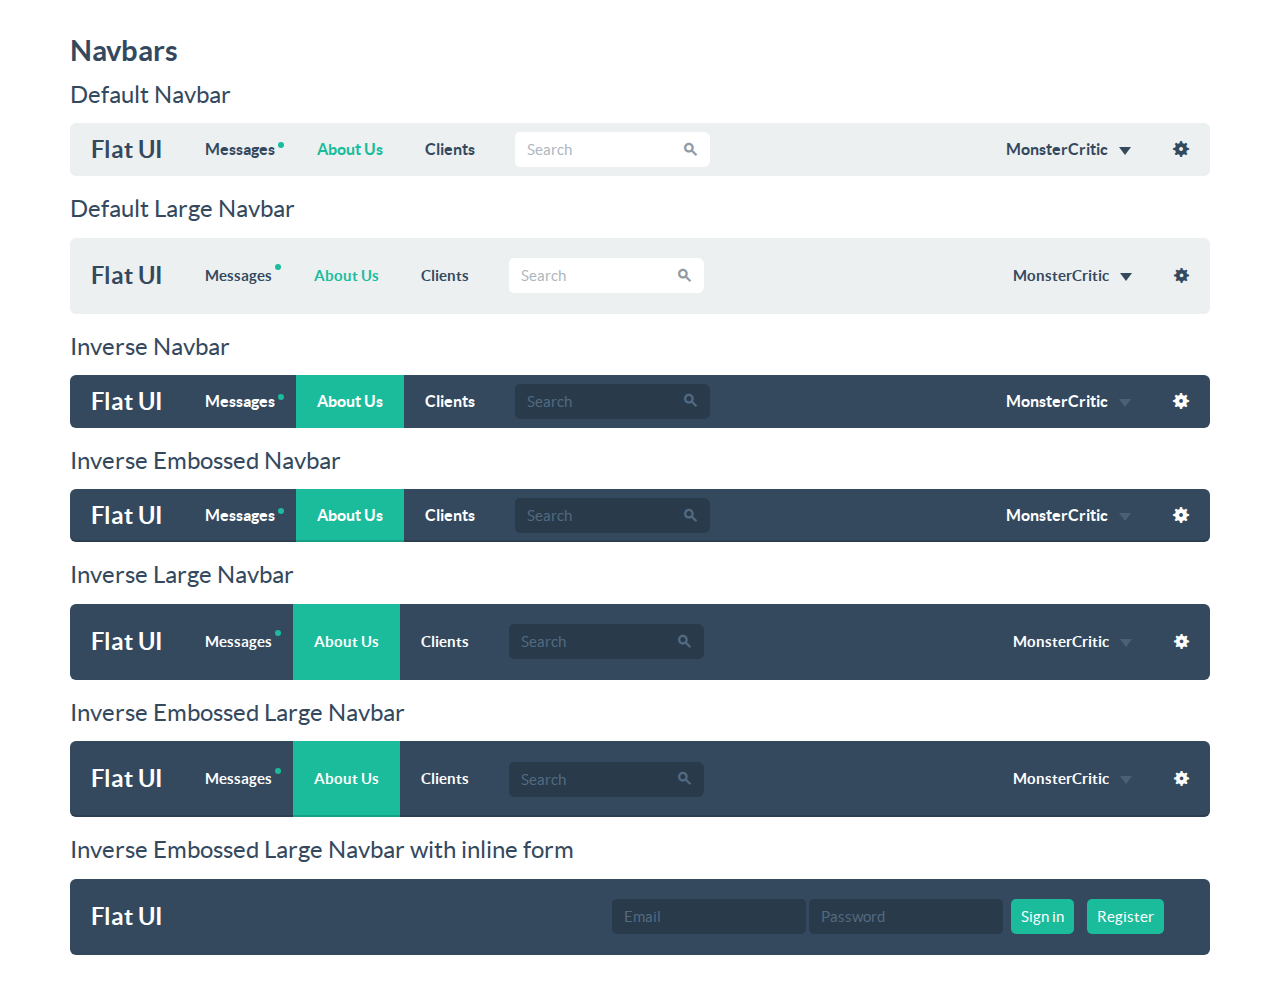
<file: dockerservice/static/docs/examples/navbars.html>
<!DOCTYPE html>
<html lang="en">
  <head>
    <meta charset="utf-8">
    <title>Flat UI Free</title>
    <meta name="viewport" content="width=device-width, initial-scale=1.0">

    <!-- Loading Bootstrap -->
    <link href="../../dist/css/vendor/bootstrap.min.css" rel="stylesheet">

    <!-- Loading Flat UI -->
    <link href="../../dist/css/flat-ui.css" rel="stylesheet">

    <link rel="shortcut icon" href="../../dist/img/favicon.ico">

    <!-- HTML5 shim, for IE6-8 support of HTML5 elements. All other JS at the end of file. -->
    <!--[if lt IE 9]>
      <script src="../../dist/js/vendor/html5shiv.js"></script>
      <script src="../../dist/js/vendor/respond.min.js"></script>
    <![endif]-->
  </head>
  <body>
    <style>
      body {
          padding-bottom: 20px;
          padding-top: 20px;
      }
      .navbar {
          margin-bottom: 20px;
      }
    </style>
    <div class="container">

      <h4>Navbars</h4>

      <h6>Default Navbar</h6>

      <nav class="navbar navbar-default" role="navigation">
        <!-- Brand and toggle get grouped for better mobile display -->
        <div class="navbar-header">
          <button type="button" class="navbar-toggle" data-toggle="collapse" data-target="#navbar-collapse-3">
            <span class="sr-only">Toggle navigation</span>
          </button>
          <a class="navbar-brand" href="#">Flat UI</a>
        </div>

        <!-- Collect the nav links, forms, and other content for toggling -->
        <div class="collapse navbar-collapse" id="navbar-collapse-3">
          <ul class="nav navbar-nav">
            <li><a href="#">Messages<span class="navbar-unread">1</span></a></li>
            <li class="active"><a href="#">About Us</a></li>
            <li><a href="#">Clients</a></li>
           </ul>
          <form class="navbar-form navbar-left" action="#" role="search">
            <div class="form-group">
              <div class="input-group">
                <input class="form-control" id="navbarInput-01" type="search" placeholder="Search">
                <span class="input-group-btn">
                  <button type="submit" class="btn"><span class="fui-search"></span></button>
                </span>
              </div>
            </div>
          </form>
          <ul class="nav navbar-nav navbar-right">
            <li class="dropdown">
              <a href="#" class="dropdown-toggle" data-toggle="dropdown">MonsterCritic <b class="caret"></b></a>
              <ul class="dropdown-menu">
                <li><a href="#">Action</a></li>
                <li><a href="#">Another action</a></li>
                <li><a href="#">Something else here</a></li>
                <li class="divider"></li>
                <li><a href="#">Separated link</a></li>
              </ul>
            </li>
            <li><a href="#"><span class="visible-sm visible-xs">Settings<span class="fui-gear"></span></span><span class="visible-md visible-lg"><span class="fui-gear"></span></span></a></li>
          </ul>
        </div><!-- /.navbar-collapse -->
      </nav>

      <h6>Default Large Navbar</h6>

      <nav class="navbar navbar-default navbar-lg" role="navigation">
        <!-- Brand and toggle get grouped for better mobile display -->
        <div class="navbar-header">
          <button type="button" class="navbar-toggle" data-toggle="collapse" data-target="#navbar-collapse-4">
            <span class="sr-only">Toggle navigation</span>
          </button>
          <a class="navbar-brand" href="#">Flat UI</a>
        </div>

        <!-- Collect the nav links, forms, and other content for toggling -->
        <div class="collapse navbar-collapse" id="navbar-collapse-4">
          <ul class="nav navbar-nav">
            <li><a href="#">Messages<span class="navbar-unread">1</span></a></li>
            <li class="active"><a href="#">About Us</a></li>
            <li><a href="#">Clients</a></li>
           </ul>
          <form class="navbar-form navbar-left" action="#" role="search">
            <div class="form-group">
              <div class="input-group">
                <input class="form-control" id="navbarInput-01" type="search" placeholder="Search">
                <span class="input-group-btn">
                  <button type="submit" class="btn"><span class="fui-search"></span></button>
                </span>
              </div>
            </div>
          </form>
          <ul class="nav navbar-nav navbar-right">
            <li class="dropdown">
              <a href="#" class="dropdown-toggle" data-toggle="dropdown">MonsterCritic <b class="caret"></b></a>
              <ul class="dropdown-menu">
                <li><a href="#">Action</a></li>
                <li><a href="#">Another action</a></li>
                <li><a href="#">Something else here</a></li>
                <li class="divider"></li>
                <li><a href="#">Separated link</a></li>
              </ul>
            </li>
            <li><a href="#"><span class="visible-sm visible-xs">Settings<span class="fui-gear"></span></span><span class="visible-md visible-lg"><span class="fui-gear"></span></span></a></li>
          </ul>
        </div><!-- /.navbar-collapse -->
      </nav>

      <h6>Inverse Navbar</h6>

      <nav class="navbar navbar-inverse" role="navigation">
        <!-- Brand and toggle get grouped for better mobile display -->
        <div class="navbar-header">
          <button type="button" class="navbar-toggle" data-toggle="collapse" data-target="#navbar-collapse-5">
            <span class="sr-only">Toggle navigation</span>
          </button>
          <a class="navbar-brand" href="#">Flat UI</a>
        </div>

        <!-- Collect the nav links, forms, and other content for toggling -->
        <div class="collapse navbar-collapse" id="navbar-collapse-5">
          <ul class="nav navbar-nav">
            <li><a href="#">Messages<span class="navbar-unread">1</span></a></li>
            <li class="active"><a href="#">About Us</a></li>
            <li><a href="#">Clients</a></li>
           </ul>
          <form class="navbar-form navbar-left" action="#" role="search">
            <div class="form-group">
              <div class="input-group">
                <input class="form-control" id="navbarInput-01" type="search" placeholder="Search">
                <span class="input-group-btn">
                  <button type="submit" class="btn"><span class="fui-search"></span></button>
                </span>
              </div>
            </div>
          </form>
          <ul class="nav navbar-nav navbar-right">
            <li class="dropdown">
              <a href="#" class="dropdown-toggle" data-toggle="dropdown">MonsterCritic <b class="caret"></b></a>
              <ul class="dropdown-menu">
                <li><a href="#">Action</a></li>
                <li><a href="#">Another action</a></li>
                <li><a href="#">Something else here</a></li>
                <li class="divider"></li>
                <li><a href="#">Separated link</a></li>
              </ul>
            </li>
            <li><a href="#"><span class="visible-sm visible-xs">Settings<span class="fui-gear"></span></span><span class="visible-md visible-lg"><span class="fui-gear"></span></span></a></li>
          </ul>
        </div><!-- /.navbar-collapse -->
      </nav>

      <h6>Inverse Embossed Navbar</h6>

      <nav class="navbar navbar-inverse navbar-embossed" role="navigation">
        <!-- Brand and toggle get grouped for better mobile display -->
        <div class="navbar-header">
          <button type="button" class="navbar-toggle" data-toggle="collapse" data-target="#navbar-collapse-6">
            <span class="sr-only">Toggle navigation</span>
          </button>
          <a class="navbar-brand" href="#">Flat UI</a>
        </div>

        <!-- Collect the nav links, forms, and other content for toggling -->
        <div class="collapse navbar-collapse" id="navbar-collapse-6">
          <ul class="nav navbar-nav">
            <li><a href="#">Messages<span class="navbar-unread">1</span></a></li>
            <li class="active"><a href="#">About Us</a></li>
            <li><a href="#">Clients</a></li>
           </ul>
          <form class="navbar-form navbar-left" action="#" role="search">
            <div class="form-group">
              <div class="input-group">
                <input class="form-control" id="navbarInput-01" type="search" placeholder="Search">
                <span class="input-group-btn">
                  <button type="submit" class="btn"><span class="fui-search"></span></button>
                </span>
              </div>
            </div>
          </form>
          <ul class="nav navbar-nav navbar-right">
            <li class="dropdown">
              <a href="#" class="dropdown-toggle" data-toggle="dropdown">MonsterCritic <b class="caret"></b></a>
              <ul class="dropdown-menu">
                <li><a href="#">Action</a></li>
                <li><a href="#">Another action</a></li>
                <li><a href="#">Something else here</a></li>
                <li class="divider"></li>
                <li><a href="#">Separated link</a></li>
              </ul>
            </li>
            <li><a href="#"><span class="visible-sm visible-xs">Settings<span class="fui-gear"></span></span><span class="visible-md visible-lg"><span class="fui-gear"></span></span></a></li>
          </ul>
        </div><!-- /.navbar-collapse -->
      </nav>

      <h6>Inverse Large Navbar</h6>

      <nav class="navbar navbar-inverse navbar-lg" role="navigation">
        <!-- Brand and toggle get grouped for better mobile display -->
        <div class="navbar-header">
          <button type="button" class="navbar-toggle" data-toggle="collapse" data-target="#navbar-collapse-7">
            <span class="sr-only">Toggle navigation</span>
          </button>
          <a class="navbar-brand" href="#">Flat UI</a>
        </div>

        <!-- Collect the nav links, forms, and other content for toggling -->
        <div class="collapse navbar-collapse" id="navbar-collapse-7">
          <ul class="nav navbar-nav">
            <li><a href="#">Messages<span class="navbar-unread">1</span></a></li>
            <li class="active"><a href="#">About Us</a></li>
            <li><a href="#">Clients</a></li>
           </ul>
          <form class="navbar-form navbar-left" action="#" role="search">
            <div class="form-group">
              <div class="input-group">
                <input class="form-control" id="navbarInput-01" type="search" placeholder="Search">
                <span class="input-group-btn">
                  <button type="submit" class="btn"><span class="fui-search"></span></button>
                </span>
              </div>
            </div>
          </form>
          <ul class="nav navbar-nav navbar-right">
            <li class="dropdown">
              <a href="#" class="dropdown-toggle" data-toggle="dropdown">MonsterCritic <b class="caret"></b></a>
              <ul class="dropdown-menu">
                <li><a href="#">Action</a></li>
                <li><a href="#">Another action</a></li>
                <li><a href="#">Something else here</a></li>
                <li class="divider"></li>
                <li><a href="#">Separated link</a></li>
              </ul>
            </li>
            <li><a href="#"><span class="visible-sm visible-xs">Settings<span class="fui-gear"></span></span><span class="visible-md visible-lg"><span class="fui-gear"></span></span></a></li>
          </ul>
        </div><!-- /.navbar-collapse -->
      </nav>

      <h6>Inverse Embossed Large Navbar</h6>

      <nav class="navbar navbar-inverse navbar-lg navbar-embossed" role="navigation">
        <!-- Brand and toggle get grouped for better mobile display -->
        <div class="navbar-header">
          <button type="button" class="navbar-toggle" data-toggle="collapse" data-target="#navbar-collapse-8">
            <span class="sr-only">Toggle navigation</span>
          </button>
          <a class="navbar-brand" href="#">Flat UI</a>
        </div>

        <!-- Collect the nav links, forms, and other content for toggling -->
        <div class="collapse navbar-collapse" id="navbar-collapse-8">
          <ul class="nav navbar-nav">
            <li><a href="#">Messages<span class="navbar-unread">1</span></a></li>
            <li class="active"><a href="#">About Us</a></li>
            <li><a href="#">Clients</a></li>
           </ul>
          <form class="navbar-form navbar-left" action="#" role="search">
            <div class="form-group">
              <div class="input-group">
                <input class="form-control" id="navbarInput-01" type="search" placeholder="Search">
                <span class="input-group-btn">
                  <button type="submit" class="btn"><span class="fui-search"></span></button>
                </span>
              </div>
            </div>
          </form>
          <ul class="nav navbar-nav navbar-right">
            <li class="dropdown">
              <a href="#" class="dropdown-toggle" data-toggle="dropdown">MonsterCritic <b class="caret"></b></a>
              <ul class="dropdown-menu">
                <li><a href="#">Action</a></li>
                <li><a href="#">Another action</a></li>
                <li><a href="#">Something else here</a></li>
                <li class="divider"></li>
                <li><a href="#">Separated link</a></li>
              </ul>
            </li>
            <li><a href="#"><span class="visible-sm visible-xs">Settings<span class="fui-gear"></span></span><span class="visible-md visible-lg"><span class="fui-gear"></span></span></a></li>
          </ul>
        </div><!-- /.navbar-collapse -->
      </nav>


      <h6>Inverse Embossed Large Navbar with inline form</h6>

      <nav class="navbar navbar-inverse navbar-lg navbar-embossed" role="navigation">
        <div class="container-fluid">
          <div class="navbar-header">
            <button type="button" class="navbar-toggle" data-toggle="collapse" data-target="#navbar-collapse-9">
              <span class="sr-only">Toggle navigation</span>
              <span class="icon-bar"></span>
              <span class="icon-bar"></span>
              <span class="icon-bar"></span>
            </button>
            <a class="navbar-brand" href="#">Flat UI</a>
          </div>
          <div class="navbar-collapse collapse" id="navbar-collapse-9">
            <form class="navbar-form navbar-right" role="form">
              <div class="form-group">
                <input type="text" placeholder="Email" class="form-control">
              </div>
              <div class="form-group">
                <input type="password" placeholder="Password" class="form-control">
              </div>
              <button type="submit" class="btn btn-success">Sign in</button>
              <button type="submit" class="btn btn-danger">Register</button>
            </form>

          </div><!--/.navbar-collapse -->
        </div>
      </nav>




    </div>
    <!-- /.container-fluid -->

    <!-- jQuery (necessary for Bootstrap's JavaScript plugins) -->
    <script src="../../dist/js/vendor/jquery.min.js"></script>
    <!-- Include all compiled plugins (below), or include individual files as needed -->
    <script src="../../dist/js/flat-ui.min.js"></script>

    <script src="../assets/js/application.js"></script>

  </body>
</html>
</file>
<file: dockerservice/static/docs/assets/css/docs.css>
/*!
 * Flat UI Free v2.2.2 (http://designmodo.github.io/Flat-UI/)
 * Copyright 2013-2014 Designmodo, Inc.
 */

/* Prettyfy Theme */
.prettyprint {
  padding: 15px 21px;
  font-family: Menlo, 'Bitstream Vera Sans Mono', 'DejaVu Sans Mono', Monaco, Consolas, monospace;
  background-color: #f7f7f9;
  border: 2px solid #e1e1e8;
  }
.pln {
  color: #333;
  }
@media screen {
  .str {
    color: #d14;
    }
  .kwd {
    color: #333;
    }
  .com {
    color: #998;
    }
  .typ {
    color: #458;
    }
  .lit {
    color: #458;
    }
  .pun {
    color: #333;
    }
  .opn {
    color: #333;
    }
  .clo {
    color: #333;
    }
  .tag {
    color: navy;
    }
  .atn {
    color: teal;
    }
  .atv {
    color: #d14;
    }
  .dec {
    color: #333;
    }
  .var {
    color: teal;
    }
  .fun {
    color: #900;
    }
  }
@media print, projection {
  .str {
    color: #060;
    }
  .kwd {
    font-weight: bold;
    color: #006;
    }
  .com {
    font-style: italic;
    color: #600;
    }
  .typ {
    font-weight: bold;
    color: #404;
    }
  .lit {
    color: #044;
    }
  .pun,
  .opn,
  .clo {
    color: #440;
    }
  .tag {
    font-weight: bold;
    color: #006;
    }
  .atn {
    color: #404;
    }
  .atv {
    color: #060;
    }
  }
/* Specify class=linenums on a pre to get line numbering */
ol.linenums {
  margin-top: 0;
  margin-bottom: 0;
  }
.docs-example-popovers {
  position: relative;
  margin: -20px -20px 0;
  }
.docs-example-popovers:before,
.docs-example-popovers:after {
  display: table;
  content: " ";
  }
.docs-example-popovers:after {
  clear: both;
  }
.docs-example-popovers .popover {
  position: relative;
  display: block;
  float: left;
  width: 260px;
  margin: 20px;
  }
.demo-headline {
  padding: 40px 0;
  margin-top: 2px;
  margin-bottom: 50px;
  font: 700 118px/1.1 "Helvetica Neue", Helvetica, Arial, sans-serif !important;
  color: #1abc9c;
  text-align: center;
  word-wrap: break-word;
  }
.demo-row {
  width: 940px;
  padding: 0 20px 50px;
  margin: 0 auto;
  }
.demo-row:before,
.demo-row:after {
  display: table;
  content: " ";
  }
.demo-row:after {
  clear: both;
  }
.demo-row .demo-heading-note,
.demo-row .demo-text-note {
  position: absolute;
  bottom: 10px;
  left: 0;
  display: block;
  width: 260px;
  font-size: 13px;
  font-weight: 400;
  line-height: 13px;
  color: #c0c1c2;
  }
.demo-row .demo-text-note {
  top: 10px;
  bottom: auto;
  }
.demo-row.menu-row {
  padding: 50px 20px 10px;
  }
.demo-row.typography-row .demo-content {
  float: none;
  width: auto;
  padding-top: 0;
  margin-left: 20px;
  clear: both;
  }
.demo-row.typography-row .demo-type-example {
  position: relative;
  padding-left: 265px;
  margin-bottom: 40px;
  }
.demo-col {
  float: left;
  width: 270px;
  margin: 0 20px;
  }
.demo-content {
  float: left;
  width: 580px;
  margin-left: 20px;
  }
.demo-content.demo-content-article p {
  margin-bottom: 20px;
  }
.demo-content.demo-content-article ul {
  margin-left: 0;
  list-style-type: none;
  }
.demo-content.demo-content-article li {
  padding: 0 0 5px;
  line-height: 35px;
  }
.demo-content-wide {
  margin: 0 20px;
  clear: both;
  }
.demo-content-wide:before,
.demo-content-wide:after {
  display: table;
  content: " ";
  }
.demo-content-wide:after {
  clear: both;
  }
.demo-title {
  float: left;
  width: 240px;
  margin: -.5em 20px 0;
  font: 700 24.5px/40px "Helvetica Neue", Helvetica, Arial, sans-serif;
  }
.demo-title h1,
.demo-title h2,
.demo-title h3,
.demo-title h4 {
  margin-top: 0;
  font-family: "Helvetica Neue", Helvetica, Arial, sans-serif;
  }
.demo-title h1,
.demo-title h2,
.demo-title h3 {
  line-height: 40px !important;
  }
.demo-title h3 {
  font-size: 24.5px !important;
  }
.demo-title small {
  font-size: 13px;
  font-weight: 400;
  color: #c0c1c2;
  }
.demo-buttons .btn,
.demo-inputs .control-group {
  margin-bottom: 20px;
  }
.demo-navigation .demo-title {
  margin-top: 10px;
  }
.demo-pager {
  margin-top: -10px;
  }
.demo-tooltips {
  width: 40%;
  padding-left: 10px;
  }
.demo-tooltips .tooltip {
  position: relative !important;
  top: -8px !important;
  left: -8px !important;
  }
.demo-tooltips .tooltip-inner {
  width: auto;
  max-width: 100%;
  }
.demo-popovers .popover {
  position: relative;
  display: block;
  width: auto;
  margin: 0 13px 0 -3px;
  }
.demo-social-buttons .btn {
  float: left;
  margin-bottom: 17px;
  clear: left;
  }
.demo-headings {
  margin-bottom: 12px;
  }
.demo-tiles {
  margin-bottom: 46px;
  }
.demo-icons {
  margin-left: -15px;
  font-size: 32px;
  }
.demo-icons > span {
  display: inline-block;
  width: 32px;
  margin: 0 0 32px 35px;
  }
@media (max-width: 480px) {
  .demo-icons > span {
    margin-right: 16px;
    margin-left: 16px;
    }
  }
.demo-icons-tooltip {
  position: absolute;
  bottom: 0;
  left: 100%;
  width: 80px;
  margin-left: 0 !important;
  font-size: 12px;
  color: #c2c8cf;
  }
.demo-inline {
  display: inline-block;
  }
.demo-labels {
  font-size: 19px;
  }
.demo-labels .visible-lg {
  display: inline !important;
  }
@media (max-width: 767px) {
  .demo-labels .visible-lg {
    display: none !important;
    }
  }
.demo-illustrations {
  margin-top: 40px;
  }
.demo-illustrations .demo-content-wide {
  padding-top: 20px;
  margin: 0 0 0 -66px;
  }
.demo-illustrations .demo-content-wide > div {
  float: left;
  width: 100px;
  height: 100px;
  margin: 0 0 80px 87px;
  line-height: 100px;
  text-align: center;
  vertical-align: middle;
  }
.demo-illustrations img {
  display: inline-block;
  max-width: 100px;
  max-height: 100px;
  vertical-align: middle;
  }
.demo-dialog {
  padding: 13px 20px 15px;
  }
.demo-dialog .flat {
  width: 300px;
  }
@media (max-width: 767px) {
  .demo-dialog .flat {
    width: 100%;
    }
  }
.static-modal-backdrop {
  width: 100%;
  padding: 62px 14px;
  margin-bottom: 50px;
  background-color: #243342;
  }
.static-modal-backdrop .modal {
  position: relative;
  top: auto;
  bottom: auto;
  z-index: 1;
  display: block;
  padding-bottom: 20px;
  overflow: hidden;
  }
.static-modal-backdrop .modal-dialog {
  padding: 0;
  }
.components-static-modal .modal {
  position: relative;
  top: auto;
  bottom: auto;
  left: auto;
  z-index: 1;
  display: block;
  overflow: visible;
  }
.components-static-modal .modal-dialog,
.components-static-modal .modal-content {
  width: auto;
  }
.components-static-modal .modal-dialog {
  padding: 0;
  }
.demo-sidebar {
  position: fixed;
  top: 0;
  left: 0;
  z-index: 10000;
  width: 150px;
  height: 100%;
  padding: 0;
  margin: 0;
  overflow: auto;
  font-size: 14px;
  line-height: 1.214;
  list-style-type: none;
  background-color: #f3f4f5;

  -webkit-font-smoothing: subpixel-antialiased;
  }
.demo-sidebar li:first-child a {
  padding-top: 20px;
  }
.demo-sidebar a {
  display: block;
  padding: 7px 20px;
  }
.demo-col .fileinput .input-group .uneditable-input {
  max-width: 370px;
  }
@media (max-width: 767px) {
  .demo-row {
    width: auto;
    padding-right: 0;
    padding-left: 0;
    margin-bottom: 0;
    margin-left: 0;
    }
  .demo-col,
  .demo-content,
  .demo-content-wide,
  .demo-title {
    float: none;
    width: auto;
    padding: 0 !important;
    margin: 0 0 18px !important;
    }
  .demo-headline {
    padding-right: 15px;
    padding-left: 15px;
    font-size: 65px !important;
    text-align: left;
    }
  .demo-inline {
    display: block;
    }
  .demo-navigation .btn-toolbar {
    margin: 0;
    }
  .demo-navigation .pager {
    display: block;
    margin-bottom: 20px;
    margin-left: 0 !important;
    }
  .typography-row .demo-type-example {
    padding-left: 0 !important;
    }
  .typography-row .demo-heading-note,
  .typography-row .demo-text-note {
    position: static !important;
    margin: 0 0 10px;
    }
  .demo-illustrations .demo-content-wide > div {
    margin-left: 67px;
    }
  }
/* Demo video */
.demo-video {
  margin-top: 40px;
  }
@media (max-width: 480px) {
  .demo-illustrations .demo-content-wide > div {
    margin-left: 23px;
    }
  .demo-navigation .mll.pvl {
    padding: 0;
    margin-bottom: 20px;
    margin-left: 0 !important;
    }
  }
</file>
